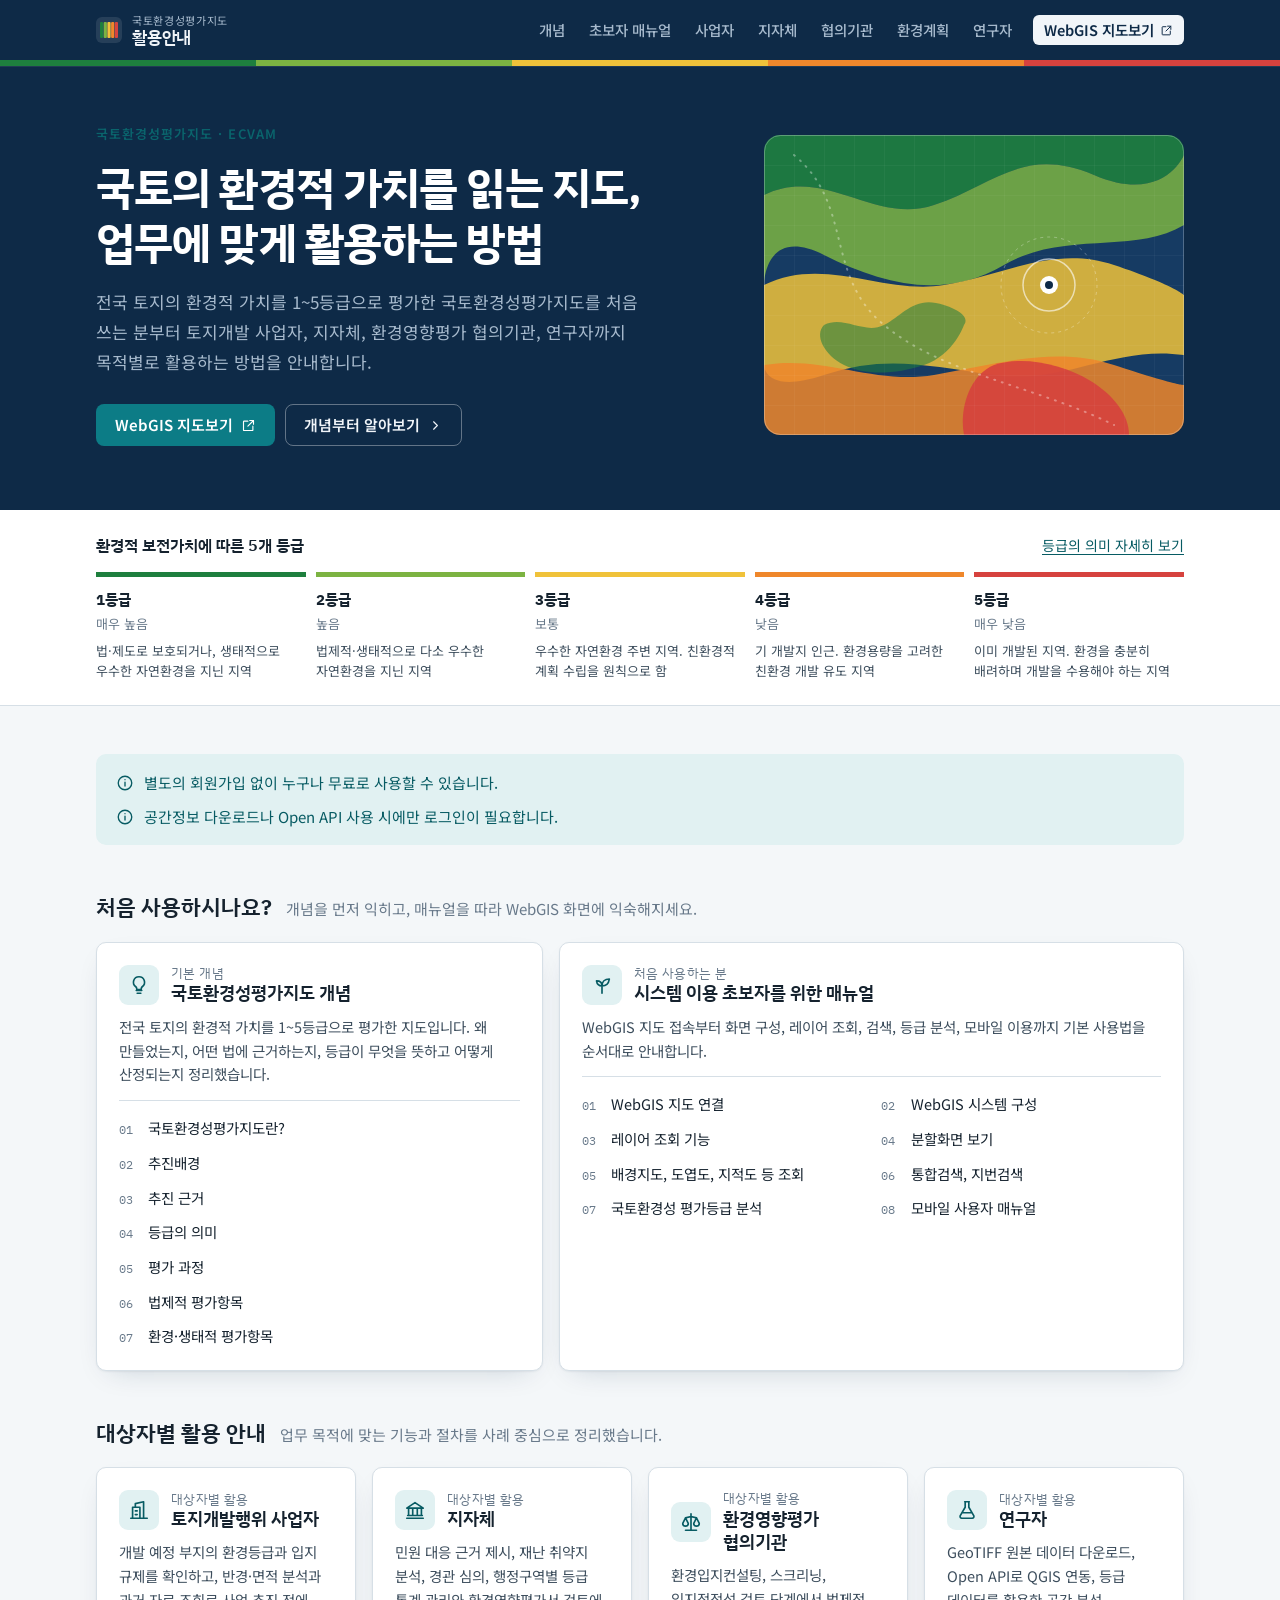
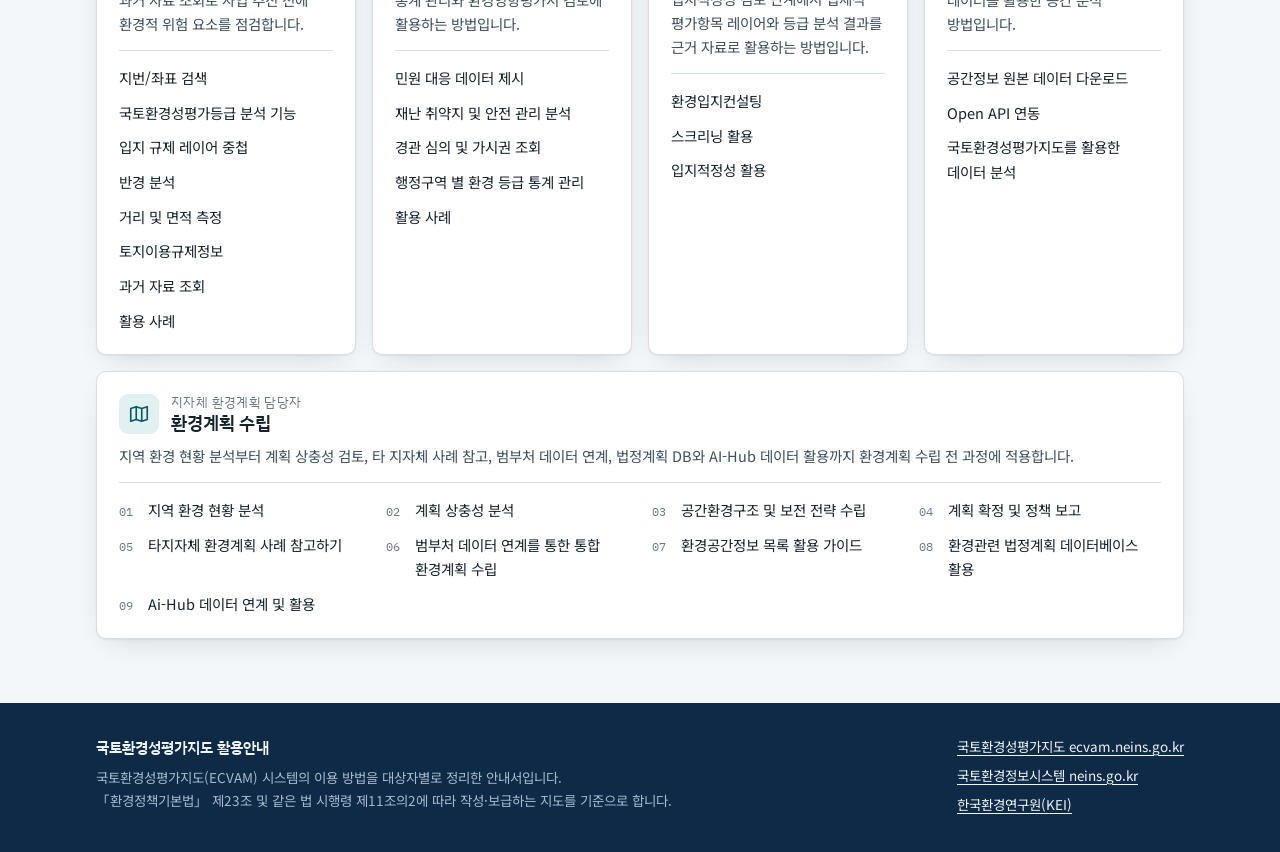
<file: index.html>
<!doctype html>
<html lang="ko">
<head>
<meta charset="utf-8">
<meta name="viewport" content="width=device-width, initial-scale=1, viewport-fit=cover">
<title>국토환경성평가지도 활용안내</title>
<meta name="description" content="국토환경성평가지도(ECVAM)의 개념과 WebGIS 이용 방법을 처음 사용자, 토지개발 사업자, 지자체, 환경영향평가 협의기관, 연구자별로 안내합니다.">
<meta name="color-scheme" content="light dark">
<link rel="icon" href="assets/favicon.svg" type="image/svg+xml">
<link rel="preconnect" href="https://fonts.googleapis.com">
<link rel="preconnect" href="https://fonts.gstatic.com" crossorigin>
<link rel="stylesheet" href="https://fonts.googleapis.com/css2?family=IBM+Plex+Sans+KR:wght@500;600;700&family=Noto+Sans+KR:wght@400;500;700&family=IBM+Plex+Mono:wght@400;500&display=swap">
<link rel="stylesheet" href="assets/style.css">
</head>
<body>
<a class="skip" href="#main">본문으로 건너뛰기</a>
<header class="masthead">
  <div class="wrap">
    <a class="brand" href="index.html"><svg class="mark" viewBox="0 0 26 26" aria-hidden="true"><rect width="26" height="26" rx="6" fill="#fff" fill-opacity=".1"/><rect x="4" y="5" width="3.2" height="16" rx="1" fill="var(--g1)"/><rect x="7.7" y="5" width="3.2" height="16" rx="1" fill="var(--g2)"/><rect x="11.4" y="5" width="3.2" height="16" rx="1" fill="var(--g3)"/><rect x="15.1" y="5" width="3.2" height="16" rx="1" fill="var(--g4)"/><rect x="18.8" y="5" width="3.2" height="16" rx="1" fill="var(--g5)"/></svg><span><small>국토환경성평가지도</small>활용안내</span></a>
    <button class="nav-toggle" type="button" aria-expanded="false" aria-controls="nav"><svg class="" viewBox="0 0 24 24" fill="none" stroke="currentColor" stroke-width="1.8" stroke-linecap="round" stroke-linejoin="round" aria-hidden="true"><path d="M4 7h16M4 12h16M4 17h16"/></svg> 메뉴</button>
    <nav class="nav" id="nav" aria-label="주요 메뉴">
<a href="concept.html">개념</a><a href="guide.html">초보자 매뉴얼</a><a href="developer.html">사업자</a><a href="local-gov.html">지자체</a><a href="eia.html">협의기관</a><a href="planning.html">환경계획</a><a href="researcher.html">연구자</a>      <a class="ext" href="https://ecvam.neins.go.kr" target="_blank" rel="noopener">WebGIS 지도보기 <svg class="" viewBox="0 0 24 24" fill="none" stroke="currentColor" stroke-width="1.8" stroke-linecap="round" stroke-linejoin="round" aria-hidden="true"><path d="M14 4h6v6M20 4l-9 9M19 13v6a1 1 0 0 1-1 1H5a1 1 0 0 1-1-1V6a1 1 0 0 1 1-1h6"/></svg></a>
    </nav>
  </div>
  <div class="grade-band" aria-hidden="true"><i></i><i></i><i></i><i></i><i></i></div>
</header>
<main id="main">
  <section class="hero">
    <div class="wrap">
      <div>
        <p class="eyebrow">국토환경성평가지도 · ECVAM</p>
        <h1>국토의 환경적 가치를 읽는 지도,<br>업무에 맞게 활용하는 방법</h1>
        <p class="lead">전국 토지의 환경적 가치를 1~5등급으로 평가한 국토환경성평가지도를 처음 쓰는 분부터 토지개발 사업자, 지자체, 환경영향평가 협의기관, 연구자까지 목적별로 활용하는 방법을 안내합니다.</p>
        <div class="cta">
          <a class="btn btn-primary" href="https://ecvam.neins.go.kr" target="_blank" rel="noopener">WebGIS 지도보기 <svg class="" viewBox="0 0 24 24" fill="none" stroke="currentColor" stroke-width="1.8" stroke-linecap="round" stroke-linejoin="round" aria-hidden="true"><path d="M14 4h6v6M20 4l-9 9M19 13v6a1 1 0 0 1-1 1H5a1 1 0 0 1-1-1V6a1 1 0 0 1 1-1h6"/></svg></a>
          <a class="btn btn-ghost" href="concept.html">개념부터 알아보기 <svg class="" viewBox="0 0 24 24" fill="none" stroke="currentColor" stroke-width="1.8" stroke-linecap="round" stroke-linejoin="round" aria-hidden="true"><path d="M9 6l6 6-6 6"/></svg></a>
        </div>
      </div>
      <div class="hero-map"><svg viewBox="0 0 420 300" aria-hidden="true">
<defs><clipPath id="tile"><rect x="0" y="0" width="420" height="300" rx="16"/></clipPath>
<pattern id="grid" width="30" height="30" patternUnits="userSpaceOnUse"><path d="M30 0H0V30" fill="none" stroke="#fff" stroke-opacity=".07"/></pattern></defs>
<g clip-path="url(#tile)">
<rect width="420" height="300" fill="var(--navy-2)"/>
<path d="M0 60C60 30 110 90 170 70S260 10 330 40 420 20 420 20V0H0z" fill="var(--g1)" opacity=".9"/>
<path d="M0 60C60 30 110 90 170 70S260 10 330 40 420 20 420 20v70C370 120 300 95 240 130S120 150 60 120 0 150 0 150z" fill="var(--g2)" opacity=".85"/>
<path d="M0 150c60-30 120 10 180 0s110-40 170-20 70 30 70 30v60c-70-10-120 30-190 20S120 220 60 240 0 230 0 230z" fill="var(--g3)" opacity=".85"/>
<path d="M0 230c60-10 110 20 170 10s120-30 180-10 70 20 70 20v50H0z" fill="var(--g4)" opacity=".85"/>
<path d="M230 230c30-10 70 0 95 15s40 35 40 55H200c-5-25 5-60 30-70z" fill="var(--g5)" opacity=".9"/>
<path d="M60 190c20-10 40 10 60 0s30-30 60-20 20 20 20 20-10 30-40 40-60 10-80 0-30-30-20-40z" fill="var(--g1)" opacity=".55"/>
<path d="M30 20C90 70 60 140 120 190s150 60 230 100" fill="none" stroke="#fff" stroke-opacity=".35" stroke-width="2" stroke-dasharray="1 7" stroke-linecap="round"/>
<rect width="420" height="300" fill="url(#grid)"/>
<circle cx="285" cy="150" r="9" fill="#fff"/><circle cx="285" cy="150" r="4" fill="var(--navy)"/>
<circle cx="285" cy="150" r="26" fill="none" stroke="#fff" stroke-opacity=".6" stroke-width="1.5"/>
<circle cx="285" cy="150" r="48" fill="none" stroke="#fff" stroke-opacity=".3" stroke-width="1" stroke-dasharray="3 4"/>
</g>
<rect x=".5" y=".5" width="419" height="299" rx="16" fill="none" stroke="#fff" stroke-opacity=".25"/>
</svg></div>
    </div>
  </section>

  <section class="legend" aria-labelledby="legend-h">
    <div class="wrap">
      <div class="legend-head"><h2 id="legend-h">환경적 보전가치에 따른 5개 등급</h2><a href="concept.html#grades">등급의 의미 자세히 보기</a></div>
      <div class="legend-grid">
<div class="g g1"><b>1등급</b><em>매우 높음</em><p>법·제도로 보호되거나, 생태적으로 우수한 자연환경을 지닌 지역</p></div><div class="g g2"><b>2등급</b><em>높음</em><p>법제적·생태적으로 다소 우수한 자연환경을 지닌 지역</p></div><div class="g g3"><b>3등급</b><em>보통</em><p>우수한 자연환경 주변 지역. 친환경적 계획 수립을 원칙으로 함</p></div><div class="g g4"><b>4등급</b><em>낮음</em><p>기 개발지 인근. 환경용량을 고려한 친환경 개발 유도 지역</p></div><div class="g g5"><b>5등급</b><em>매우 낮음</em><p>이미 개발된 지역. 환경을 충분히 배려하며 개발을 수용해야 하는 지역</p></div>      </div>
    </div>
  </section>

  <section class="home-section">
    <div class="wrap">
      <div class="notice" role="note">
        <p><svg class="" viewBox="0 0 24 24" fill="none" stroke="currentColor" stroke-width="1.8" stroke-linecap="round" stroke-linejoin="round" aria-hidden="true"><circle cx="12" cy="12" r="9"/><path d="M12 11v5M12 7.5h.01"/></svg><span>별도의 회원가입 없이 누구나 무료로 사용할 수 있습니다.</span></p>
        <p><svg class="" viewBox="0 0 24 24" fill="none" stroke="currentColor" stroke-width="1.8" stroke-linecap="round" stroke-linejoin="round" aria-hidden="true"><circle cx="12" cy="12" r="9"/><path d="M12 11v5M12 7.5h.01"/></svg><span>공간정보 다운로드나 Open API 사용 시에만 로그인이 필요합니다.</span></p>
      </div>
    </div>
  </section>

  <section class="home-section" aria-labelledby="start-h">
    <div class="wrap">
      <div class="section-head"><h2 id="start-h">처음 사용하시나요?</h2><p>개념을 먼저 익히고, 매뉴얼을 따라 WebGIS 화면에 익숙해지세요.</p></div>
      <div class="cards start">
        <div class="card">
          <div class="card-head"><div class="ico"><svg class="" viewBox="0 0 24 24" fill="none" stroke="currentColor" stroke-width="1.8" stroke-linecap="round" stroke-linejoin="round" aria-hidden="true"><path d="M9 18h6M10 21h4M12 3a6 6 0 0 0-3.5 10.9c.6.5.9 1.1 1 1.8V17h5v-1.3c.1-.7.4-1.3 1-1.8A6 6 0 0 0 12 3z"/></svg></div><h3><small>기본 개념</small><a href="concept.html">국토환경성평가지도 개념</a></h3></div>
          <p>전국 토지의 환경적 가치를 1~5등급으로 평가한 지도입니다. 왜 만들었는지, 어떤 법에 근거하는지, 등급이 무엇을 뜻하고 어떻게 산정되는지 정리했습니다.</p>
          <ol><li><a href="concept.html#what"><span class="n">01</span>국토환경성평가지도란?</a></li><li><a href="concept.html#background"><span class="n">02</span>추진배경</a></li><li><a href="concept.html#legal-basis"><span class="n">03</span>추진 근거</a></li><li><a href="concept.html#grades"><span class="n">04</span>등급의 의미</a></li><li><a href="concept.html#process"><span class="n">05</span>평가 과정</a></li><li><a href="concept.html#legal-items"><span class="n">06</span>법제적 평가항목</a></li><li><a href="concept.html#eco-items"><span class="n">07</span>환경·생태적 평가항목</a></li></ol>
        </div>
        <div class="card">
          <div class="card-head"><div class="ico"><svg class="" viewBox="0 0 24 24" fill="none" stroke="currentColor" stroke-width="1.8" stroke-linecap="round" stroke-linejoin="round" aria-hidden="true"><path d="M12 21v-8M12 13c0-4.5 3-7.5 8-7.5-.8 5-3.5 7.5-8 7.5zM12 13c0-3.3-2.2-5.5-6-5.5.6 4 2.7 5.5 6 5.5z"/></svg></div><h3><small>처음 사용하는 분</small><a href="guide.html">시스템 이용 초보자를 위한 매뉴얼</a></h3></div>
          <p>WebGIS 지도 접속부터 화면 구성, 레이어 조회, 검색, 등급 분석, 모바일 이용까지 기본 사용법을 순서대로 안내합니다.</p>
          <ol><li><a href="guide.html#connect"><span class="n">01</span>WebGIS 지도 연결</a></li><li><a href="guide.html#layout"><span class="n">02</span>WebGIS 시스템 구성</a></li><li><a href="guide.html#layers"><span class="n">03</span>레이어 조회 기능</a></li><li><a href="guide.html#split-view"><span class="n">04</span>분할화면 보기</a></li><li><a href="guide.html#basemap"><span class="n">05</span>배경지도, 도엽도, 지적도 등 조회</a></li><li><a href="guide.html#search"><span class="n">06</span>통합검색, 지번검색</a></li><li><a href="guide.html#grade-analysis"><span class="n">07</span>국토환경성 평가등급 분석</a></li><li><a href="guide.html#mobile"><span class="n">08</span>모바일 사용자 매뉴얼</a></li></ol>
        </div>
      </div>
    </div>
  </section>

  <section class="home-section" aria-labelledby="aud-h">
    <div class="wrap">
      <div class="section-head"><h2 id="aud-h">대상자별 활용 안내</h2><p>업무 목적에 맞는 기능과 절차를 사례 중심으로 정리했습니다.</p></div>
      <div class="cards">
        <div class="card">
          <div class="card-head"><div class="ico"><svg class="" viewBox="0 0 24 24" fill="none" stroke="currentColor" stroke-width="1.8" stroke-linecap="round" stroke-linejoin="round" aria-hidden="true"><path d="M3 21h18M5 21V9h8v12M8 9V5l9-2v6M17 9v12M8 13h2M8 17h2"/></svg></div><h3><small>대상자별 활용</small><a href="developer.html">토지개발행위 사업자</a></h3></div>
          <p>개발 예정 부지의 환경등급과 입지 규제를 확인하고, 반경·면적 분석과 과거 자료 조회로 사업 추진 전에 환경적 위험 요소를 점검합니다.</p>
          <ul><li><a href="developer.html#search">지번/좌표 검색</a></li><li><a href="developer.html#grade-analysis">국토환경성평가등급 분석 기능</a></li><li><a href="developer.html#overlay">입지 규제 레이어 중첩</a></li><li><a href="developer.html#buffer">반경 분석</a></li><li><a href="developer.html#measure">거리 및 면적 측정</a></li><li><a href="developer.html#land-use">토지이용규제정보</a></li><li><a href="developer.html#history">과거 자료 조회</a></li><li><a href="developer.html#cases">활용 사례</a></li></ul>
        </div>
        <div class="card">
          <div class="card-head"><div class="ico"><svg class="" viewBox="0 0 24 24" fill="none" stroke="currentColor" stroke-width="1.8" stroke-linecap="round" stroke-linejoin="round" aria-hidden="true"><path d="M3 21h18M4 18h16M5 10v8M9.5 10v8M14.5 10v8M19 10v8M3 10h18L12 4z"/></svg></div><h3><small>대상자별 활용</small><a href="local-gov.html">지자체</a></h3></div>
          <p>민원 대응 근거 제시, 재난 취약지 분석, 경관 심의, 행정구역별 등급 통계 관리와 환경영향평가서 검토에 활용하는 방법입니다.</p>
          <ul><li><a href="local-gov.html#complaints">민원 대응 데이터 제시</a></li><li><a href="local-gov.html#disaster">재난 취약지 및 안전 관리 분석</a></li><li><a href="local-gov.html#viewshed">경관 심의 및 가시권 조회</a></li><li><a href="local-gov.html#statistics">행정구역 별 환경 등급 통계 관리</a></li><li><a href="local-gov.html#cases">활용 사례</a></li></ul>
        </div>
        <div class="card">
          <div class="card-head"><div class="ico"><svg class="" viewBox="0 0 24 24" fill="none" stroke="currentColor" stroke-width="1.8" stroke-linecap="round" stroke-linejoin="round" aria-hidden="true"><path d="M12 3v18M6 21h12M12 6l-6 1.5M12 6l6 1.5M3 13.5l3-6 3 6a3 3 0 0 1-6 0zM15 13.5l3-6 3 6a3 3 0 0 1-6 0z"/></svg></div><h3><small>대상자별 활용</small><a href="eia.html">환경영향평가 협의기관</a></h3></div>
          <p>환경입지컨설팅, 스크리닝, 입지적정성 검토 단계에서 법제적 평가항목 레이어와 등급 분석 결과를 근거 자료로 활용하는 방법입니다.</p>
          <ul><li><a href="eia.html#consulting">환경입지컨설팅</a></li><li><a href="eia.html#screening">스크리닝 활용</a></li><li><a href="eia.html#suitability">입지적정성 활용</a></li></ul>
        </div>
        <div class="card">
          <div class="card-head"><div class="ico"><svg class="" viewBox="0 0 24 24" fill="none" stroke="currentColor" stroke-width="1.8" stroke-linecap="round" stroke-linejoin="round" aria-hidden="true"><path d="M9.5 3h5M10 3v6l-5.5 9.5A2 2 0 0 0 6.2 21h11.6a2 2 0 0 0 1.7-2.5L14 9V3M7.5 15h9"/></svg></div><h3><small>대상자별 활용</small><a href="researcher.html">연구자</a></h3></div>
          <p>GeoTIFF 원본 데이터 다운로드, Open API로 QGIS 연동, 등급 데이터를 활용한 공간 분석 방법입니다.</p>
          <ul><li><a href="researcher.html#download">공간정보 원본 데이터 다운로드</a></li><li><a href="researcher.html#open-api">Open API 연동</a></li><li><a href="researcher.html#analysis">국토환경성평가지도를 활용한 데이터 분석</a></li></ul>
        </div>
        <div class="card wide">
          <div class="card-head"><div class="ico"><svg class="" viewBox="0 0 24 24" fill="none" stroke="currentColor" stroke-width="1.8" stroke-linecap="round" stroke-linejoin="round" aria-hidden="true"><path d="M9 4 3 6v14l6-2 6 2 6-2V4l-6 2-6-2zM9 4v14M15 6v14"/></svg></div><h3><small>지자체 환경계획 담당자</small><a href="planning.html">환경계획 수립</a></h3></div>
          <p>지역 환경 현황 분석부터 계획 상충성 검토, 타 지자체 사례 참고, 범부처 데이터 연계, 법정계획 DB와 AI-Hub 데이터 활용까지 환경계획 수립 전 과정에 적용합니다.</p>
          <ol><li><a href="planning.html#status"><span class="n">01</span>지역 환경 현황 분석</a></li><li><a href="planning.html#conflict"><span class="n">02</span>계획 상충성 분석</a></li><li><a href="planning.html#strategy"><span class="n">03</span>공간환경구조 및 보전 전략 수립</a></li><li><a href="planning.html#report"><span class="n">04</span>계획 확정 및 정책 보고</a></li><li><a href="planning.html#cases"><span class="n">05</span>타지자체 환경계획 사례 참고하기</a></li><li><a href="planning.html#data-link"><span class="n">06</span>범부처 데이터 연계를 통한 통합 환경계획 수립</a></li><li><a href="planning.html#data-catalog"><span class="n">07</span>환경공간정보 목록 활용 가이드</a></li><li><a href="planning.html#legal-plans"><span class="n">08</span>환경관련 법정계획 데이터베이스 활용</a></li><li><a href="planning.html#ai-hub"><span class="n">09</span>Ai-Hub 데이터 연계 및 활용</a></li></ol>
        </div>
      </div>
    </div>
  </section>
</main>
<footer class="footer">
  <div class="wrap">
    <div>
      <b>국토환경성평가지도 활용안내</b>
      <p>국토환경성평가지도(ECVAM) 시스템의 이용 방법을 대상자별로 정리한 안내서입니다.<br>「환경정책기본법」 제23조 및 같은 법 시행령 제11조의2에 따라 작성·보급하는 지도를 기준으로 합니다.</p>
    </div>
    <ul>
      <li><a href="https://ecvam.neins.go.kr" target="_blank" rel="noopener">국토환경성평가지도 ecvam.neins.go.kr</a></li>
      <li><a href="https://www.neins.go.kr" target="_blank" rel="noopener">국토환경정보시스템 neins.go.kr</a></li>
      <li><a href="https://www.kei.re.kr" target="_blank" rel="noopener">한국환경연구원(KEI)</a></li>
    </ul>
  </div>
</footer>
<script src="assets/site.js"></script>
</body>
</html>
</file>
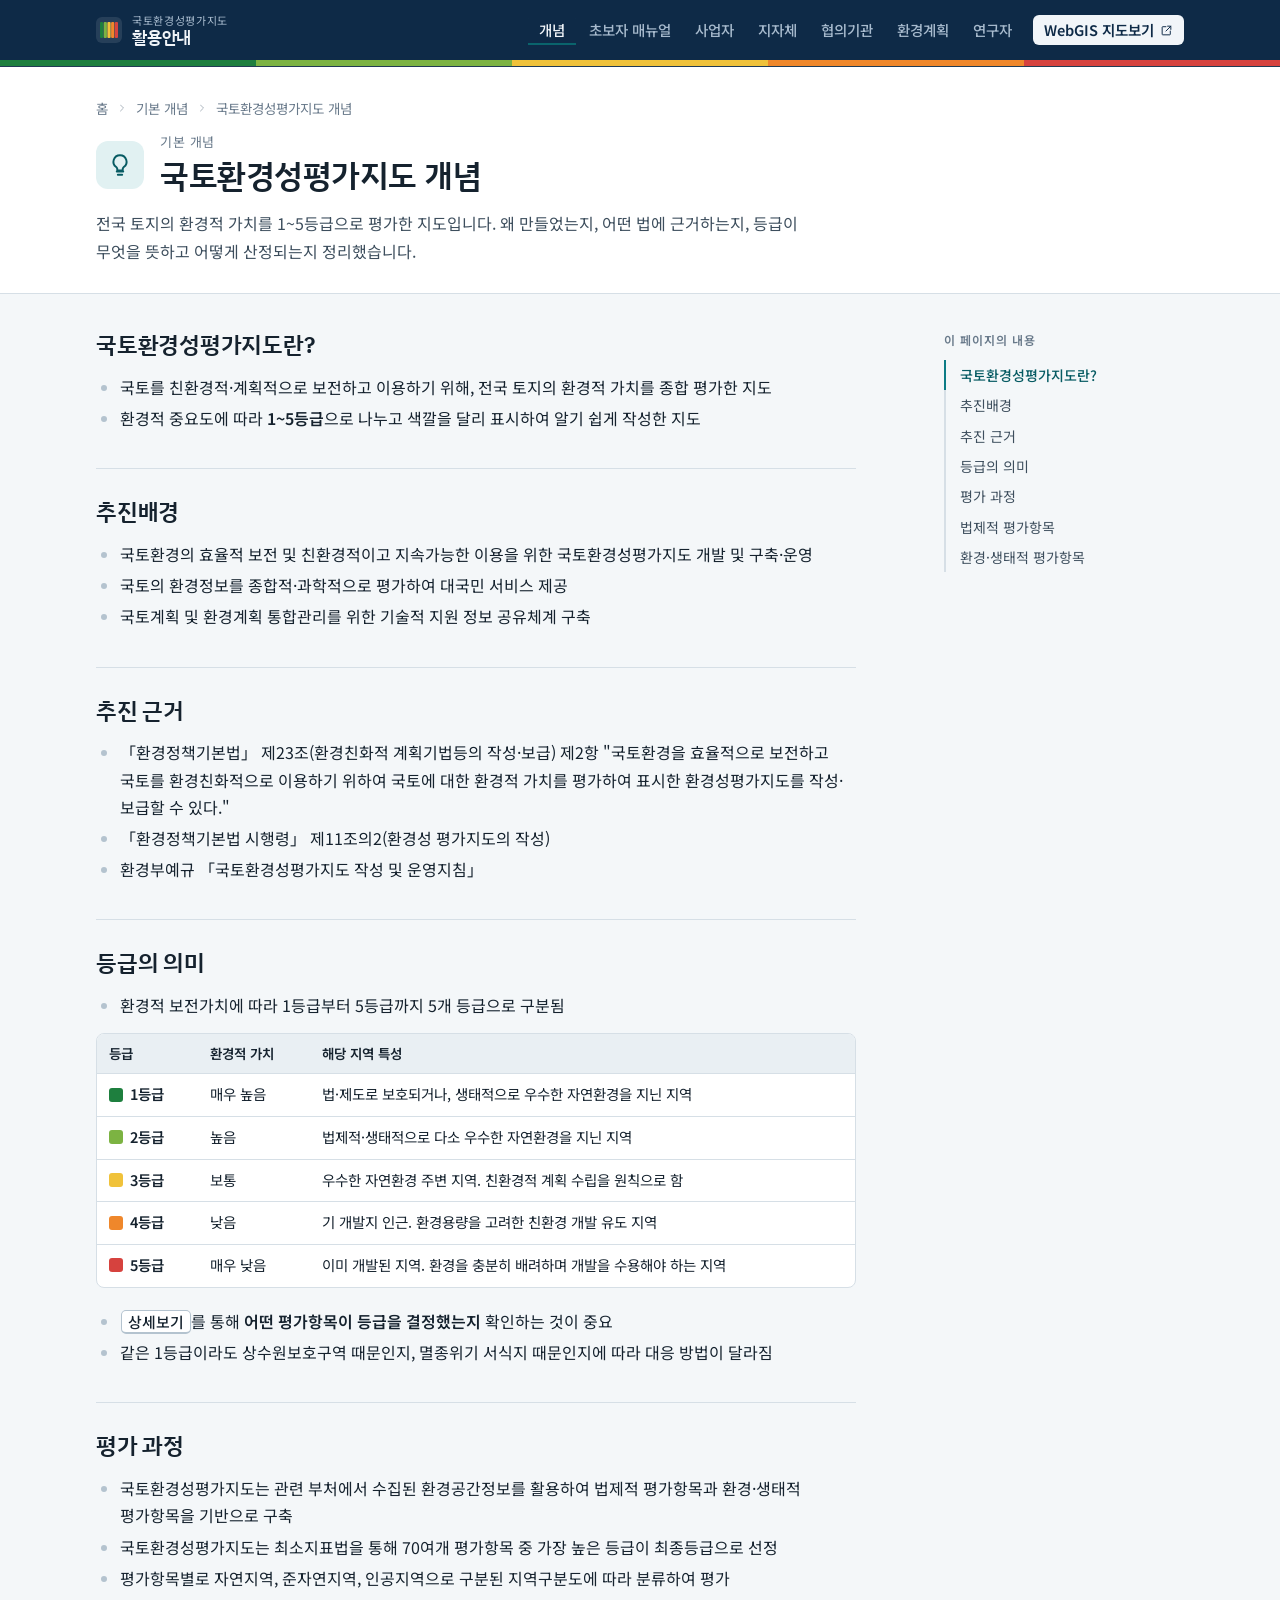
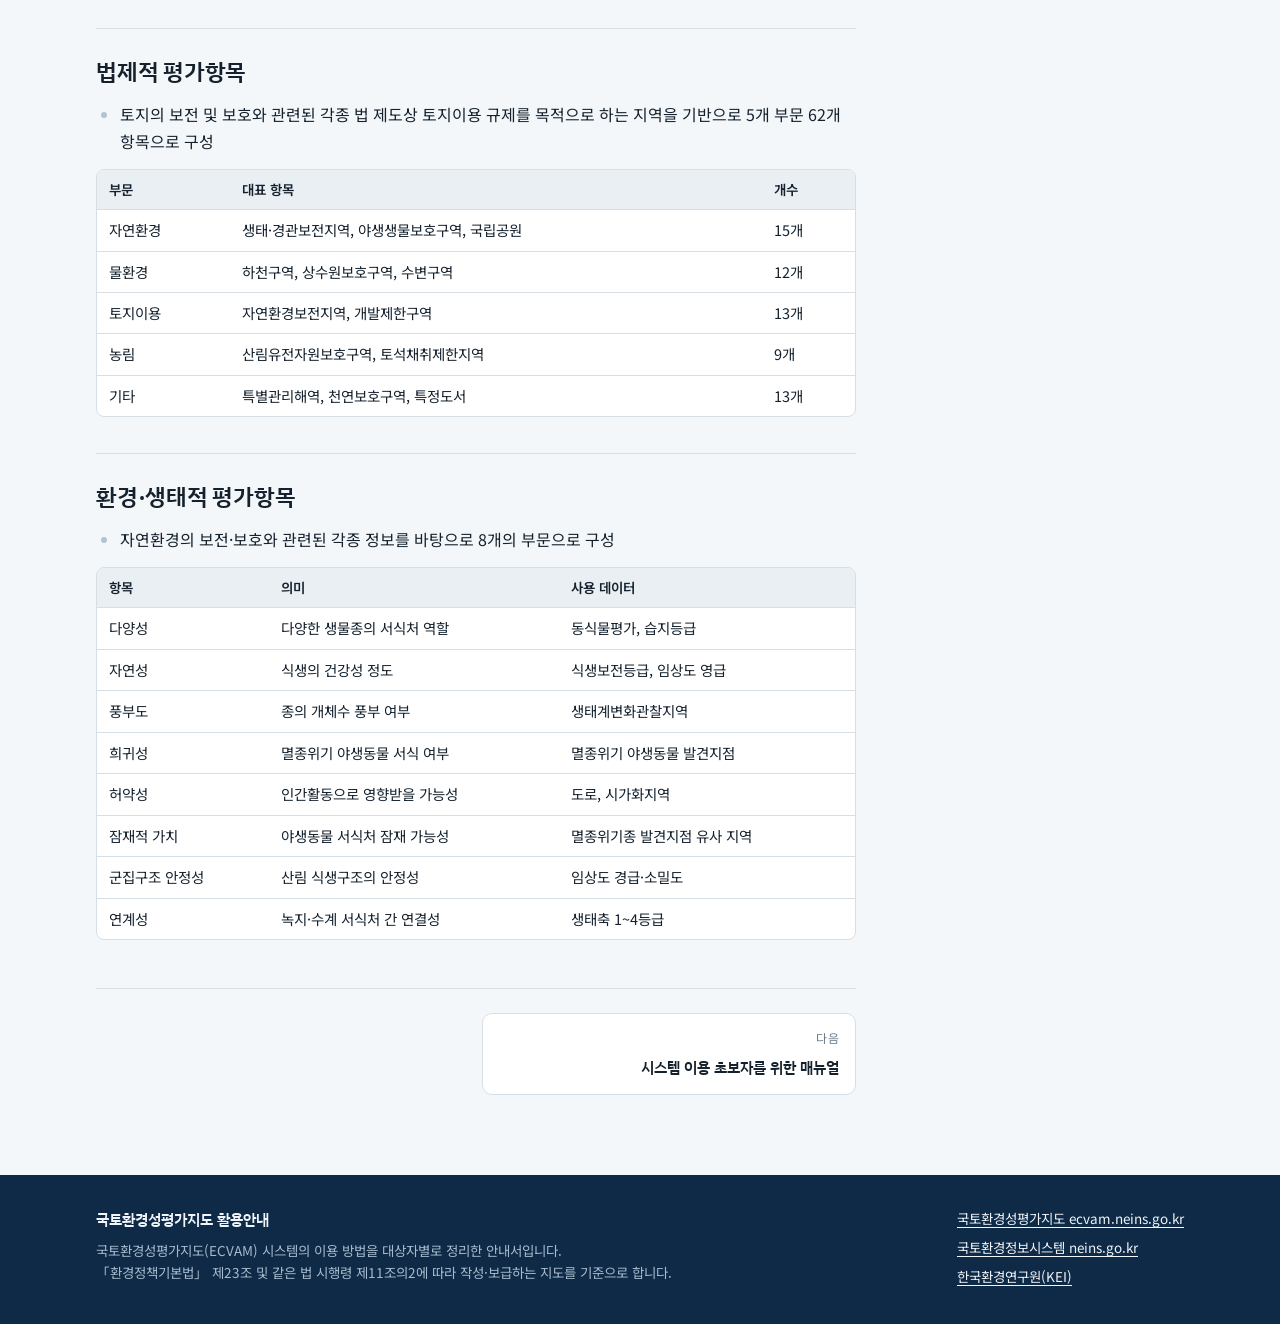
<file: concept.html>
<!doctype html>
<html lang="ko">
<head>
<meta charset="utf-8">
<meta name="viewport" content="width=device-width, initial-scale=1, viewport-fit=cover">
<title>국토환경성평가지도 개념 · 국토환경성평가지도 활용안내</title>
<meta name="description" content="전국 토지의 환경적 가치를 1~5등급으로 평가한 지도입니다. 왜 만들었는지, 어떤 법에 근거하는지, 등급이 무엇을 뜻하고 어떻게 산정되는지 정리했습니다.">
<meta name="color-scheme" content="light dark">
<link rel="icon" href="assets/favicon.svg" type="image/svg+xml">
<link rel="preconnect" href="https://fonts.googleapis.com">
<link rel="preconnect" href="https://fonts.gstatic.com" crossorigin>
<link rel="stylesheet" href="https://fonts.googleapis.com/css2?family=IBM+Plex+Sans+KR:wght@500;600;700&family=Noto+Sans+KR:wght@400;500;700&family=IBM+Plex+Mono:wght@400;500&display=swap">
<link rel="stylesheet" href="assets/style.css">
</head>
<body>
<a class="skip" href="#main">본문으로 건너뛰기</a>
<header class="masthead">
  <div class="wrap">
    <a class="brand" href="index.html"><svg class="mark" viewBox="0 0 26 26" aria-hidden="true"><rect width="26" height="26" rx="6" fill="#fff" fill-opacity=".1"/><rect x="4" y="5" width="3.2" height="16" rx="1" fill="var(--g1)"/><rect x="7.7" y="5" width="3.2" height="16" rx="1" fill="var(--g2)"/><rect x="11.4" y="5" width="3.2" height="16" rx="1" fill="var(--g3)"/><rect x="15.1" y="5" width="3.2" height="16" rx="1" fill="var(--g4)"/><rect x="18.8" y="5" width="3.2" height="16" rx="1" fill="var(--g5)"/></svg><span><small>국토환경성평가지도</small>활용안내</span></a>
    <button class="nav-toggle" type="button" aria-expanded="false" aria-controls="nav"><svg class="" viewBox="0 0 24 24" fill="none" stroke="currentColor" stroke-width="1.8" stroke-linecap="round" stroke-linejoin="round" aria-hidden="true"><path d="M4 7h16M4 12h16M4 17h16"/></svg> 메뉴</button>
    <nav class="nav" id="nav" aria-label="주요 메뉴">
<a href="concept.html" aria-current="page">개념</a><a href="guide.html">초보자 매뉴얼</a><a href="developer.html">사업자</a><a href="local-gov.html">지자체</a><a href="eia.html">협의기관</a><a href="planning.html">환경계획</a><a href="researcher.html">연구자</a>      <a class="ext" href="https://ecvam.neins.go.kr" target="_blank" rel="noopener">WebGIS 지도보기 <svg class="" viewBox="0 0 24 24" fill="none" stroke="currentColor" stroke-width="1.8" stroke-linecap="round" stroke-linejoin="round" aria-hidden="true"><path d="M14 4h6v6M20 4l-9 9M19 13v6a1 1 0 0 1-1 1H5a1 1 0 0 1-1-1V6a1 1 0 0 1 1-1h6"/></svg></a>
    </nav>
  </div>
  <div class="grade-band" aria-hidden="true"><i></i><i></i><i></i><i></i><i></i></div>
</header>
<main id="main">
  <div class="page-head">
    <div class="wrap">
      <nav class="crumbs" aria-label="현재 위치"><a href="index.html">홈</a><svg class="" viewBox="0 0 24 24" fill="none" stroke="currentColor" stroke-width="1.8" stroke-linecap="round" stroke-linejoin="round" aria-hidden="true"><path d="M9 6l6 6-6 6"/></svg><span>기본 개념</span><svg class="" viewBox="0 0 24 24" fill="none" stroke="currentColor" stroke-width="1.8" stroke-linecap="round" stroke-linejoin="round" aria-hidden="true"><path d="M9 6l6 6-6 6"/></svg><span>국토환경성평가지도 개념</span></nav>
      <div class="page-title"><div class="ico"><svg class="" viewBox="0 0 24 24" fill="none" stroke="currentColor" stroke-width="1.8" stroke-linecap="round" stroke-linejoin="round" aria-hidden="true"><path d="M9 18h6M10 21h4M12 3a6 6 0 0 0-3.5 10.9c.6.5.9 1.1 1 1.8V17h5v-1.3c.1-.7.4-1.3 1-1.8A6 6 0 0 0 12 3z"/></svg></div><h1><small>기본 개념</small>국토환경성평가지도 개념</h1></div>
      <p class="page-lead">전국 토지의 환경적 가치를 1~5등급으로 평가한 지도입니다. 왜 만들었는지, 어떤 법에 근거하는지, 등급이 무엇을 뜻하고 어떻게 산정되는지 정리했습니다.</p>
    </div>
  </div>
  <div class="wrap layout">
    <div class="content">
      <div class="single"><h2 id="what">국토환경성평가지도란?</h2>
<ul>
<li>국토를 친환경적·계획적으로 보전하고 이용하기 위해, 전국 토지의 환경적 가치를 종합 평가한 지도</li>
<li>환경적 중요도에 따라 <strong>1~5등급</strong>으로 나누고 색깔을 달리 표시하여 알기 쉽게 작성한 지도</li>
</ul>
<h2 id="background">추진배경</h2>
<ul>
<li>국토환경의 효율적 보전 및 친환경적이고 지속가능한 이용을 위한 국토환경성평가지도 개발 및 구축·운영</li>
<li>국토의 환경정보를 종합적·과학적으로 평가하여 대국민 서비스 제공</li>
<li>국토계획 및 환경계획 통합관리를 위한 기술적 지원 정보 공유체계 구축</li>
</ul>
<h2 id="legal-basis">추진 근거</h2>
<ul>
<li>「환경정책기본법」 제23조(환경친화적 계획기법등의 작성·보급) 제2항 "국토환경을 효율적으로 보전하고 국토를 환경친화적으로 이용하기 위하여 국토에 대한 환경적 가치를 평가하여 표시한 환경성평가지도를 작성·보급할 수 있다."</li>
<li>「환경정책기본법 시행령」 제11조의2(환경성 평가지도의 작성)</li>
<li>환경부예규 「국토환경성평가지도 작성 및 운영지침」</li>
</ul>
<h2 id="grades">등급의 의미</h2>
<ul>
<li>환경적 보전가치에 따라 1등급부터 5등급까지 5개 등급으로 구분됨</li>
</ul>
<div class="table-wrap"><table>
<thead>
<tr>
<th>등급</th>
<th>환경적 가치</th>
<th>해당 지역 특성</th>
</tr>
</thead>
<tbody>
<tr>
<td><span class="grade-chip g1">1등급</span></td>
<td>매우 높음</td>
<td>법·제도로 보호되거나, 생태적으로 우수한 자연환경을 지닌 지역</td>
</tr>
<tr>
<td><span class="grade-chip g2">2등급</span></td>
<td>높음</td>
<td>법제적·생태적으로 다소 우수한 자연환경을 지닌 지역</td>
</tr>
<tr>
<td><span class="grade-chip g3">3등급</span></td>
<td>보통</td>
<td>우수한 자연환경 주변 지역. 친환경적 계획 수립을 원칙으로 함</td>
</tr>
<tr>
<td><span class="grade-chip g4">4등급</span></td>
<td>낮음</td>
<td>기 개발지 인근. 환경용량을 고려한 친환경 개발 유도 지역</td>
</tr>
<tr>
<td><span class="grade-chip g5">5등급</span></td>
<td>매우 낮음</td>
<td>이미 개발된 지역. 환경을 충분히 배려하며 개발을 수용해야 하는 지역</td>
</tr>
</tbody>
</table></div>
<ul>
<li><kbd class="ui">상세보기</kbd>를 통해 <strong>어떤 평가항목이 등급을 결정했는지</strong> 확인하는 것이 중요</li>
<li>같은 1등급이라도 상수원보호구역 때문인지, 멸종위기 서식지 때문인지에 따라 대응 방법이 달라짐</li>
</ul>
<h2 id="process">평가 과정</h2>
<ul>
<li>국토환경성평가지도는 관련 부처에서 수집된 환경공간정보를 활용하여 법제적 평가항목과 환경·생태적 평가항목을 기반으로 구축</li>
<li>국토환경성평가지도는 최소지표법을 통해 70여개 평가항목 중 가장 높은 등급이 최종등급으로 선정</li>
<li>평가항목별로 자연지역, 준자연지역, 인공지역으로 구분된 지역구분도에 따라 분류하여 평가</li>
</ul>
<h2 id="legal-items">법제적 평가항목</h2>
<ul>
<li>토지의 보전 및 보호와 관련된 각종 법 제도상 토지이용 규제를 목적으로 하는 지역을 기반으로 5개 부문 62개 항목으로 구성</li>
</ul>
<div class="table-wrap"><table>
<thead>
<tr>
<th>부문</th>
<th>대표 항목</th>
<th>개수</th>
</tr>
</thead>
<tbody>
<tr>
<td>자연환경</td>
<td>생태·경관보전지역, 야생생물보호구역, 국립공원</td>
<td>15개</td>
</tr>
<tr>
<td>물환경</td>
<td>하천구역, 상수원보호구역, 수변구역</td>
<td>12개</td>
</tr>
<tr>
<td>토지이용</td>
<td>자연환경보전지역, 개발제한구역</td>
<td>13개</td>
</tr>
<tr>
<td>농림</td>
<td>산림유전자원보호구역, 토석채취제한지역</td>
<td>9개</td>
</tr>
<tr>
<td>기타</td>
<td>특별관리해역, 천연보호구역, 특정도서</td>
<td>13개</td>
</tr>
</tbody>
</table></div>
<h2 id="eco-items">환경·생태적 평가항목</h2>
<ul>
<li>자연환경의 보전·보호와 관련된 각종 정보를 바탕으로 8개의 부문으로 구성</li>
</ul>
<div class="table-wrap"><table>
<thead>
<tr>
<th>항목</th>
<th>의미</th>
<th>사용 데이터</th>
</tr>
</thead>
<tbody>
<tr>
<td>다양성</td>
<td>다양한 생물종의 서식처 역할</td>
<td>동식물평가, 습지등급</td>
</tr>
<tr>
<td>자연성</td>
<td>식생의 건강성 정도</td>
<td>식생보전등급, 임상도 영급</td>
</tr>
<tr>
<td>풍부도</td>
<td>종의 개체수 풍부 여부</td>
<td>생태계변화관찰지역</td>
</tr>
<tr>
<td>희귀성</td>
<td>멸종위기 야생동물 서식 여부</td>
<td>멸종위기 야생동물 발견지점</td>
</tr>
<tr>
<td>허약성</td>
<td>인간활동으로 영향받을 가능성</td>
<td>도로, 시가화지역</td>
</tr>
<tr>
<td>잠재적 가치</td>
<td>야생동물 서식처 잠재 가능성</td>
<td>멸종위기종 발견지점 유사 지역</td>
</tr>
<tr>
<td>군집구조 안정성</td>
<td>산림 식생구조의 안정성</td>
<td>임상도 경급·소밀도</td>
</tr>
<tr>
<td>연계성</td>
<td>녹지·수계 서식처 간 연결성</td>
<td>생태축 1~4등급</td>
</tr>
</tbody>
</table></div></div>
      <nav class="pager" aria-label="이전·다음 안내">
<a class="next" href="guide.html"><small>다음</small><b>시스템 이용 초보자를 위한 매뉴얼</b></a>      </nav>
    </div>
    <details class="toc" open>
      <summary>이 페이지의 내용</summary>
      <div class="toc-title">이 페이지의 내용</div>
      <ol>
<li><a href="#what">국토환경성평가지도란?</a></li><li><a href="#background">추진배경</a></li><li><a href="#legal-basis">추진 근거</a></li><li><a href="#grades">등급의 의미</a></li><li><a href="#process">평가 과정</a></li><li><a href="#legal-items">법제적 평가항목</a></li><li><a href="#eco-items">환경·생태적 평가항목</a></li>      </ol>
    </details>
  </div>
</main>
<footer class="footer">
  <div class="wrap">
    <div>
      <b>국토환경성평가지도 활용안내</b>
      <p>국토환경성평가지도(ECVAM) 시스템의 이용 방법을 대상자별로 정리한 안내서입니다.<br>「환경정책기본법」 제23조 및 같은 법 시행령 제11조의2에 따라 작성·보급하는 지도를 기준으로 합니다.</p>
    </div>
    <ul>
      <li><a href="https://ecvam.neins.go.kr" target="_blank" rel="noopener">국토환경성평가지도 ecvam.neins.go.kr</a></li>
      <li><a href="https://www.neins.go.kr" target="_blank" rel="noopener">국토환경정보시스템 neins.go.kr</a></li>
      <li><a href="https://www.kei.re.kr" target="_blank" rel="noopener">한국환경연구원(KEI)</a></li>
    </ul>
  </div>
</footer>
<script src="assets/site.js"></script>
</body>
</html>
</file>
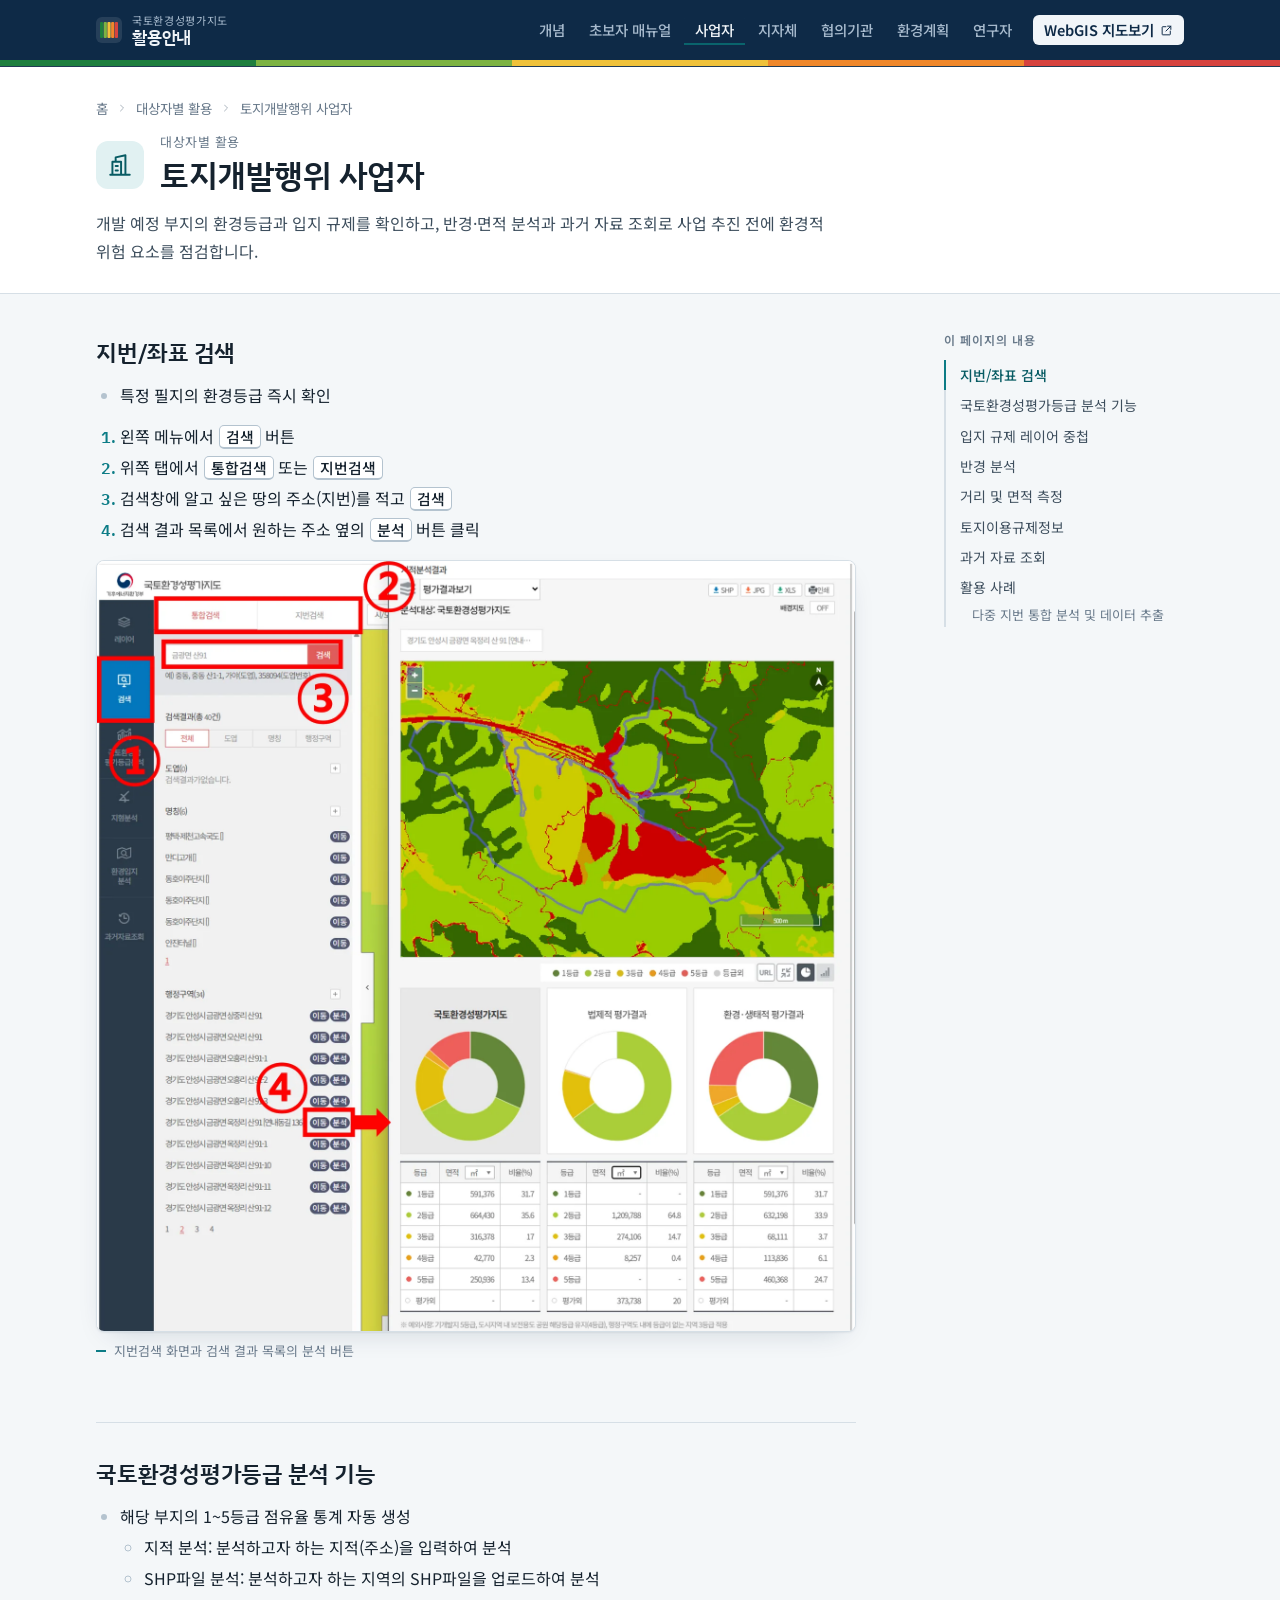
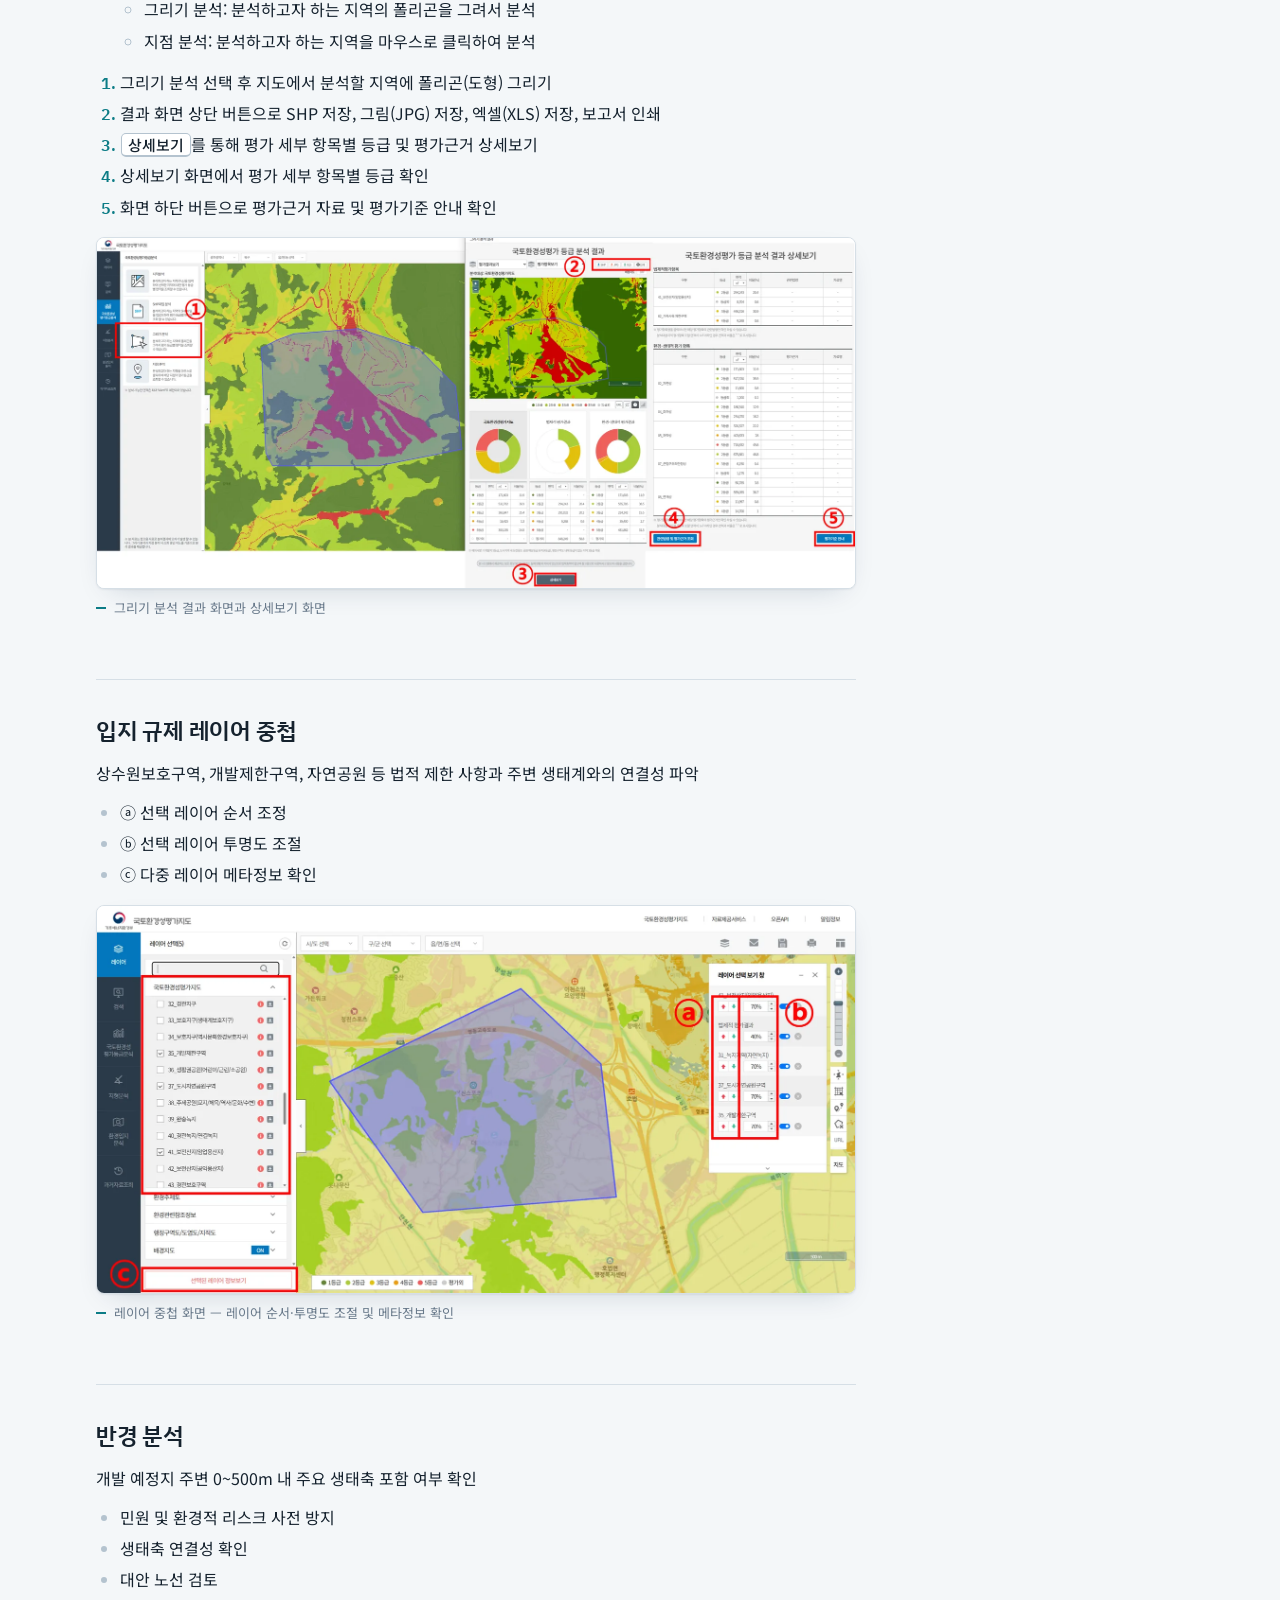
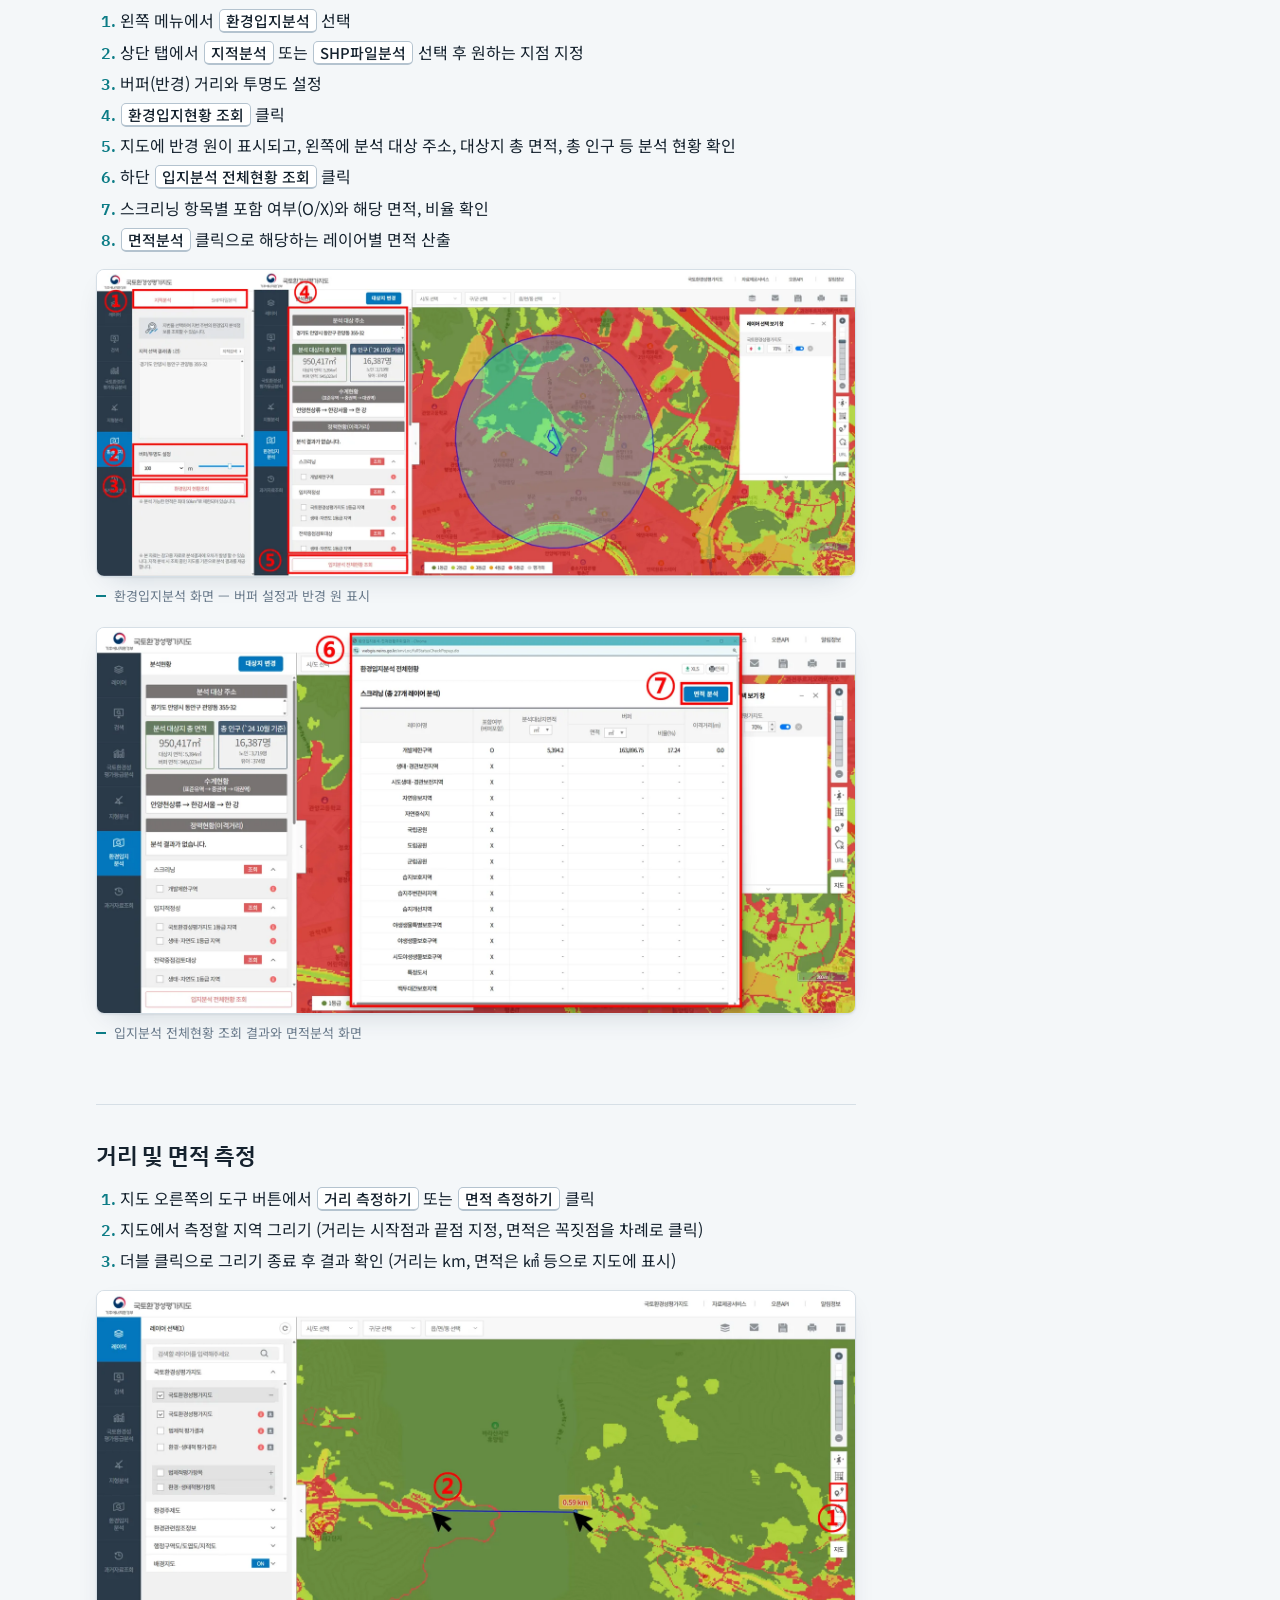
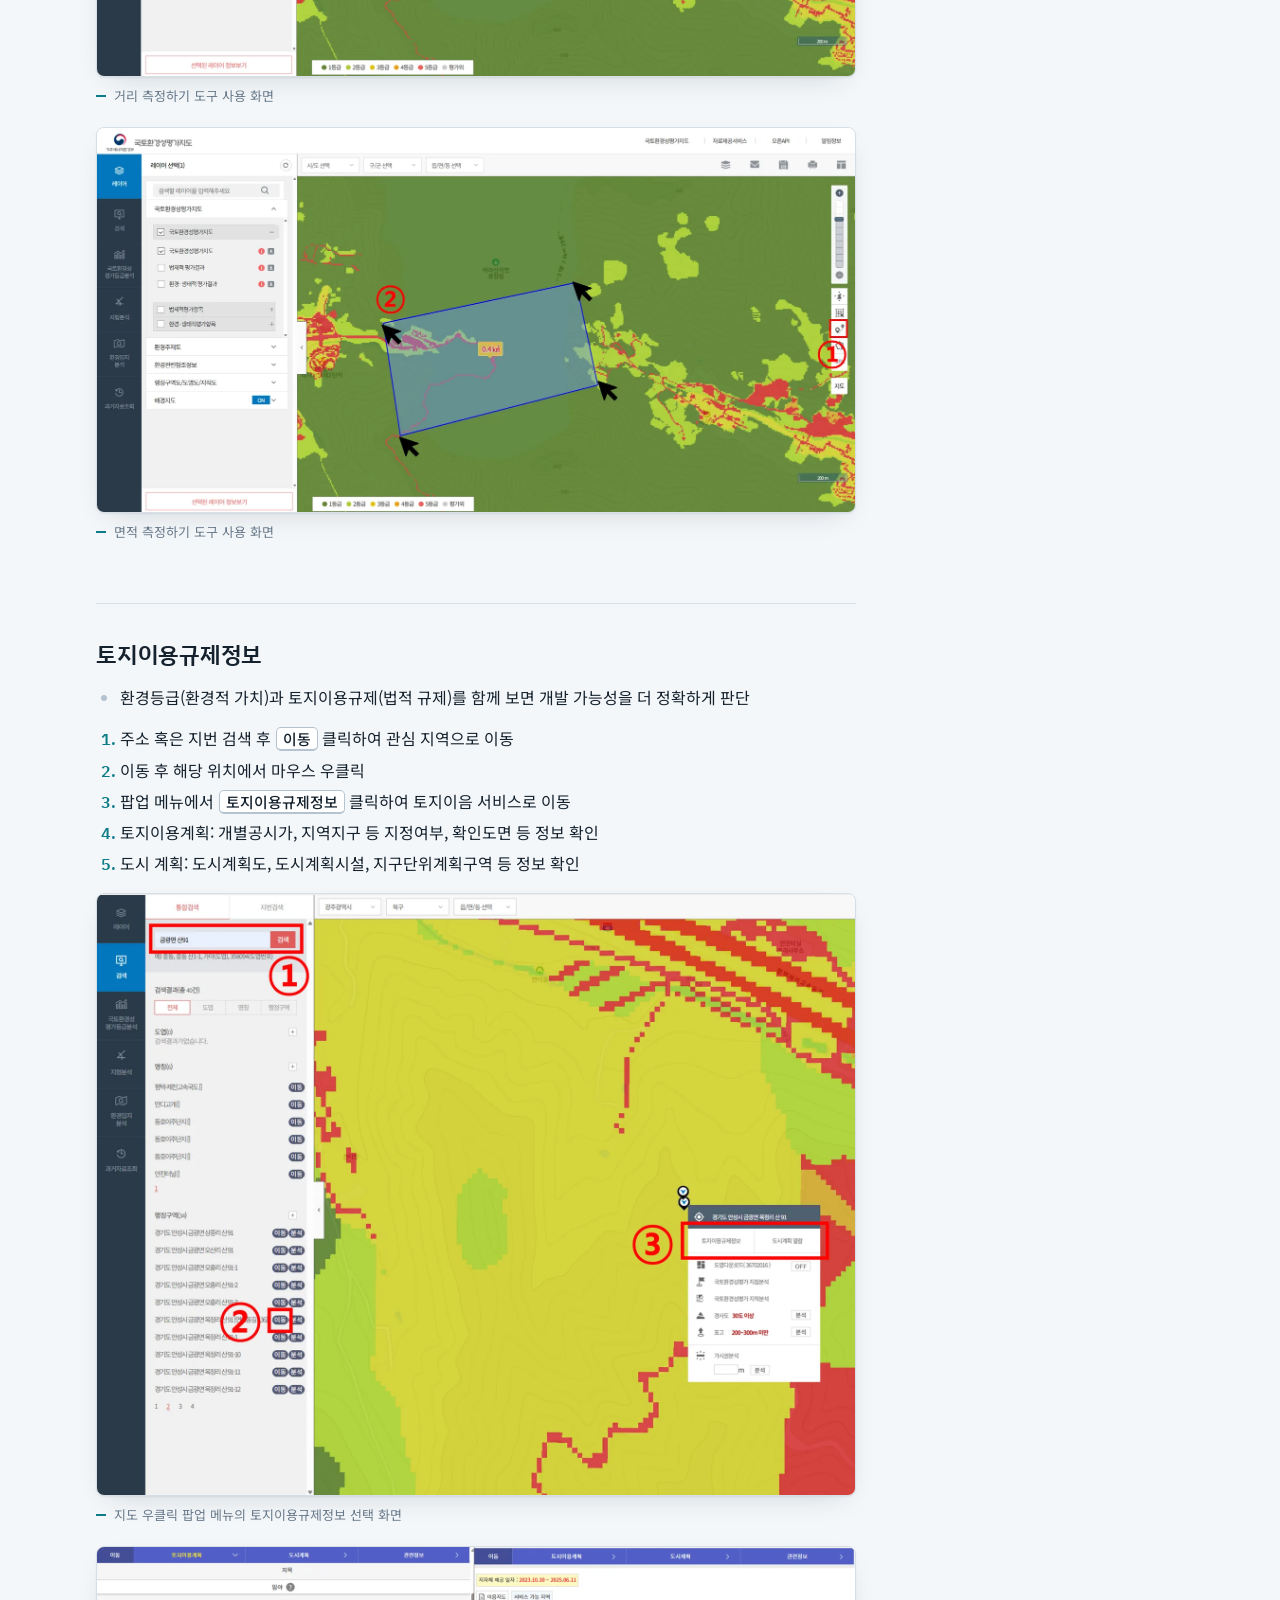
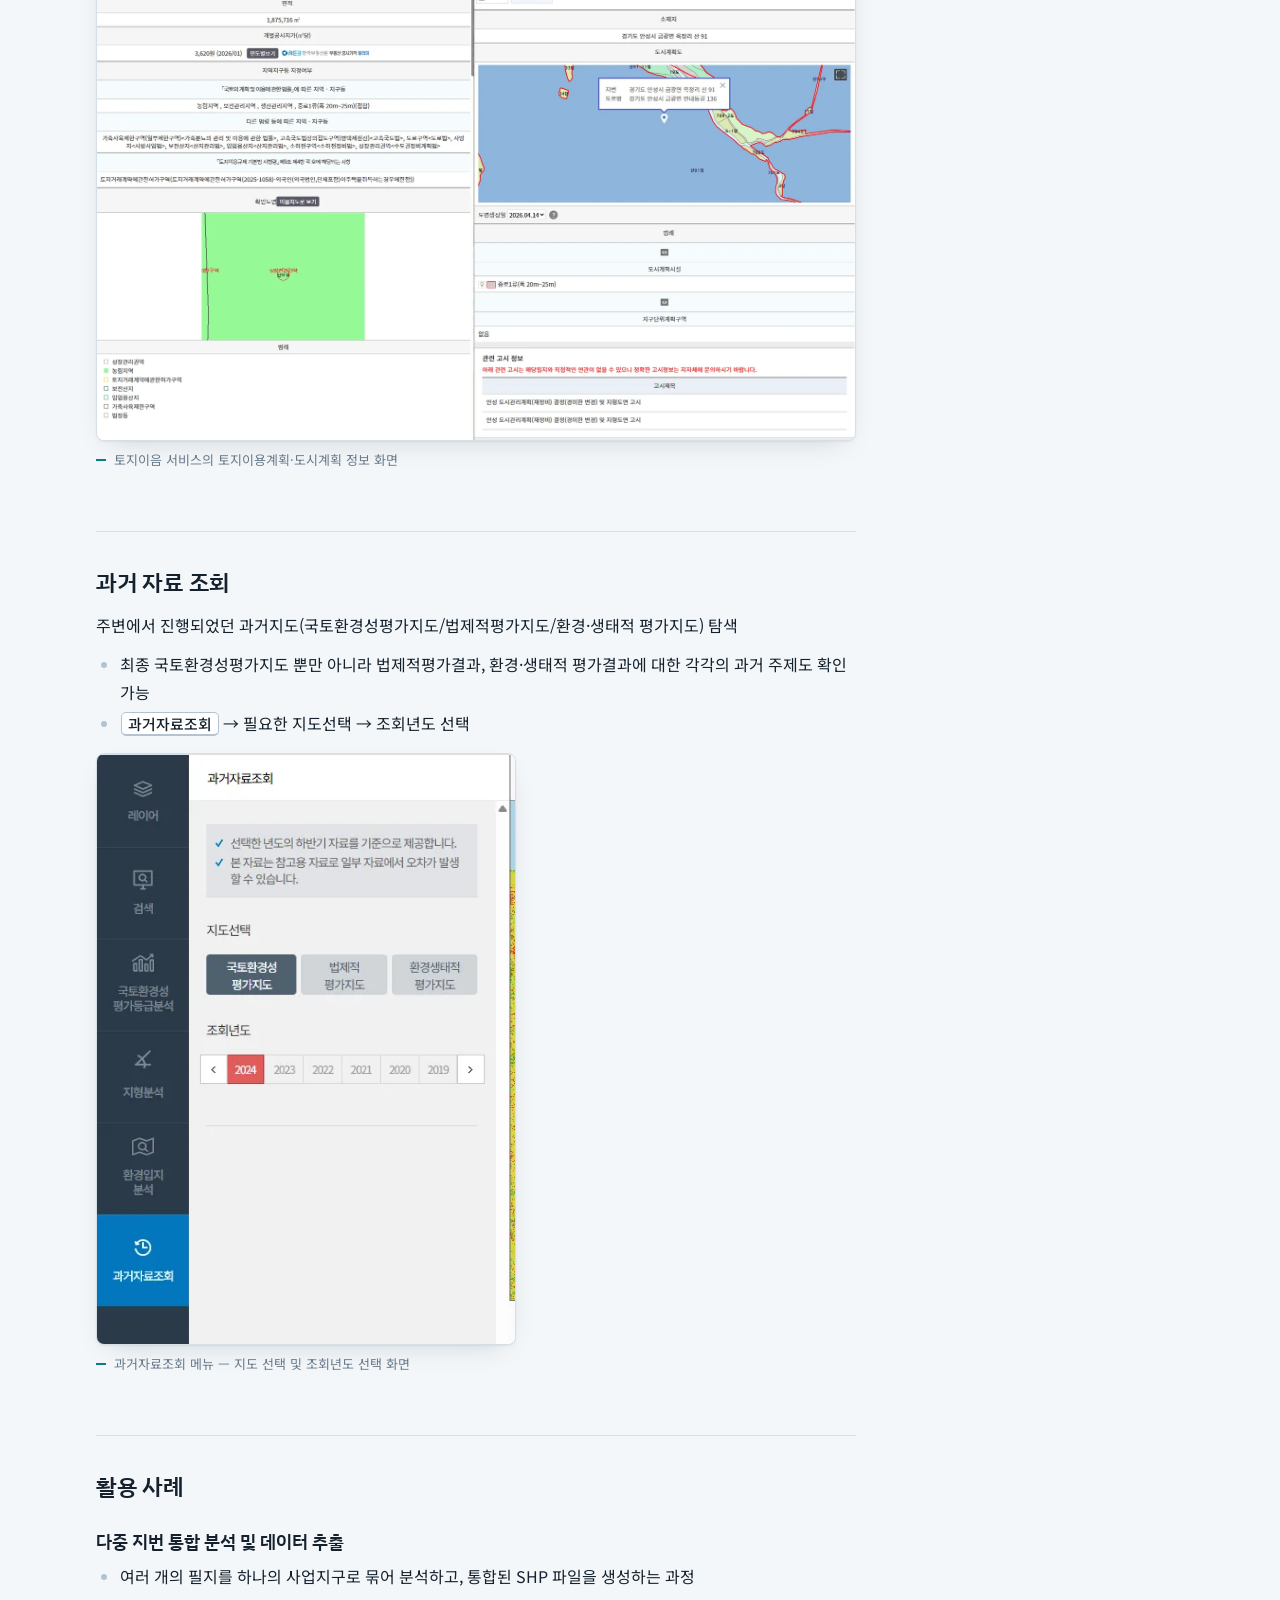
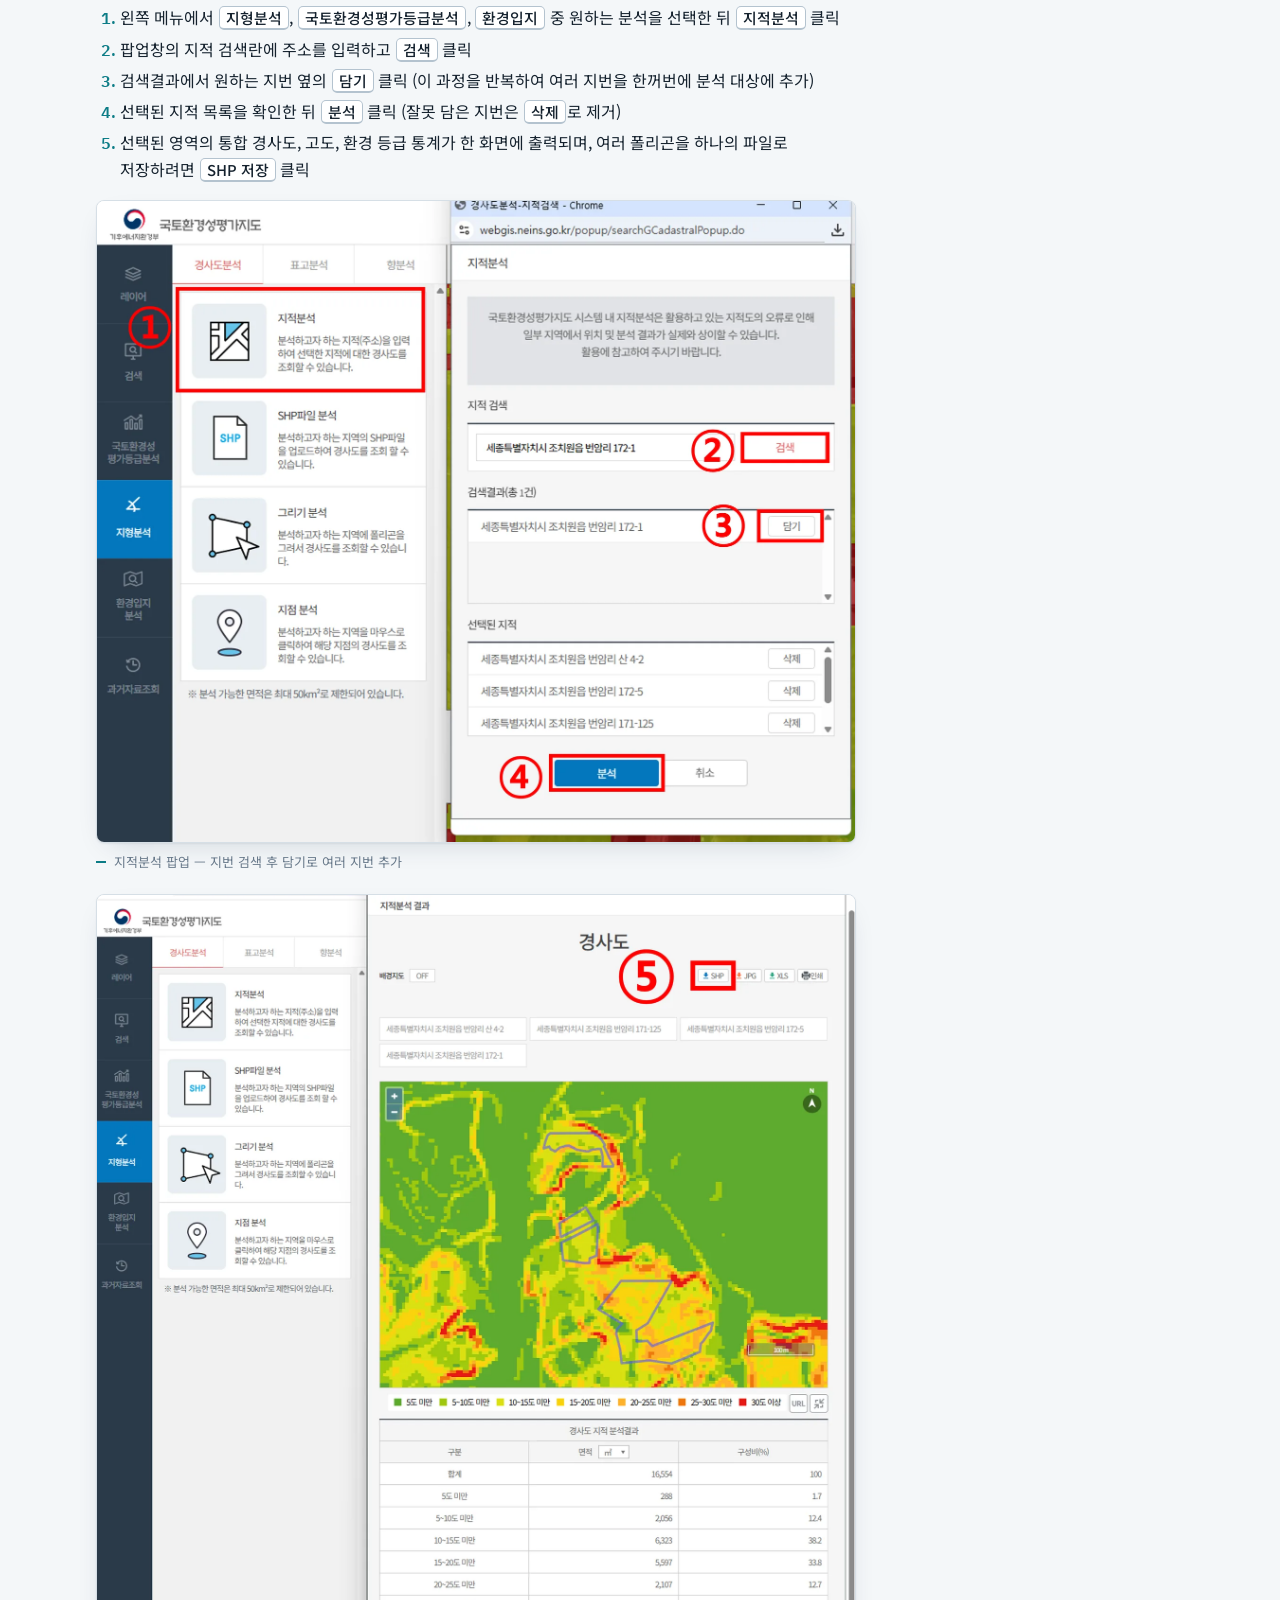
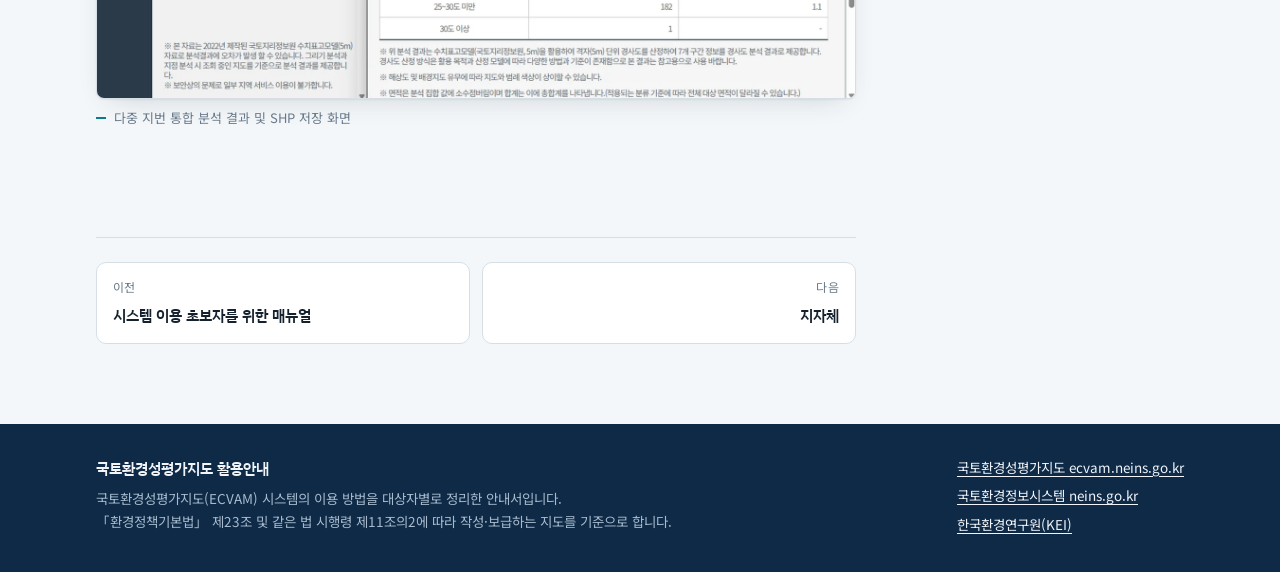
<file: developer.html>
<!doctype html>
<html lang="ko">
<head>
<meta charset="utf-8">
<meta name="viewport" content="width=device-width, initial-scale=1, viewport-fit=cover">
<title>토지개발행위 사업자 · 국토환경성평가지도 활용안내</title>
<meta name="description" content="개발 예정 부지의 환경등급과 입지 규제를 확인하고, 반경·면적 분석과 과거 자료 조회로 사업 추진 전에 환경적 위험 요소를 점검합니다.">
<meta name="color-scheme" content="light dark">
<link rel="icon" href="assets/favicon.svg" type="image/svg+xml">
<link rel="preconnect" href="https://fonts.googleapis.com">
<link rel="preconnect" href="https://fonts.gstatic.com" crossorigin>
<link rel="stylesheet" href="https://fonts.googleapis.com/css2?family=IBM+Plex+Sans+KR:wght@500;600;700&family=Noto+Sans+KR:wght@400;500;700&family=IBM+Plex+Mono:wght@400;500&display=swap">
<link rel="stylesheet" href="assets/style.css">
</head>
<body>
<a class="skip" href="#main">본문으로 건너뛰기</a>
<header class="masthead">
  <div class="wrap">
    <a class="brand" href="index.html"><svg class="mark" viewBox="0 0 26 26" aria-hidden="true"><rect width="26" height="26" rx="6" fill="#fff" fill-opacity=".1"/><rect x="4" y="5" width="3.2" height="16" rx="1" fill="var(--g1)"/><rect x="7.7" y="5" width="3.2" height="16" rx="1" fill="var(--g2)"/><rect x="11.4" y="5" width="3.2" height="16" rx="1" fill="var(--g3)"/><rect x="15.1" y="5" width="3.2" height="16" rx="1" fill="var(--g4)"/><rect x="18.8" y="5" width="3.2" height="16" rx="1" fill="var(--g5)"/></svg><span><small>국토환경성평가지도</small>활용안내</span></a>
    <button class="nav-toggle" type="button" aria-expanded="false" aria-controls="nav"><svg class="" viewBox="0 0 24 24" fill="none" stroke="currentColor" stroke-width="1.8" stroke-linecap="round" stroke-linejoin="round" aria-hidden="true"><path d="M4 7h16M4 12h16M4 17h16"/></svg> 메뉴</button>
    <nav class="nav" id="nav" aria-label="주요 메뉴">
<a href="concept.html">개념</a><a href="guide.html">초보자 매뉴얼</a><a href="developer.html" aria-current="page">사업자</a><a href="local-gov.html">지자체</a><a href="eia.html">협의기관</a><a href="planning.html">환경계획</a><a href="researcher.html">연구자</a>      <a class="ext" href="https://ecvam.neins.go.kr" target="_blank" rel="noopener">WebGIS 지도보기 <svg class="" viewBox="0 0 24 24" fill="none" stroke="currentColor" stroke-width="1.8" stroke-linecap="round" stroke-linejoin="round" aria-hidden="true"><path d="M14 4h6v6M20 4l-9 9M19 13v6a1 1 0 0 1-1 1H5a1 1 0 0 1-1-1V6a1 1 0 0 1 1-1h6"/></svg></a>
    </nav>
  </div>
  <div class="grade-band" aria-hidden="true"><i></i><i></i><i></i><i></i><i></i></div>
</header>
<main id="main">
  <div class="page-head">
    <div class="wrap">
      <nav class="crumbs" aria-label="현재 위치"><a href="index.html">홈</a><svg class="" viewBox="0 0 24 24" fill="none" stroke="currentColor" stroke-width="1.8" stroke-linecap="round" stroke-linejoin="round" aria-hidden="true"><path d="M9 6l6 6-6 6"/></svg><span>대상자별 활용</span><svg class="" viewBox="0 0 24 24" fill="none" stroke="currentColor" stroke-width="1.8" stroke-linecap="round" stroke-linejoin="round" aria-hidden="true"><path d="M9 6l6 6-6 6"/></svg><span>토지개발행위 사업자</span></nav>
      <div class="page-title"><div class="ico"><svg class="" viewBox="0 0 24 24" fill="none" stroke="currentColor" stroke-width="1.8" stroke-linecap="round" stroke-linejoin="round" aria-hidden="true"><path d="M3 21h18M5 21V9h8v12M8 9V5l9-2v6M17 9v12M8 13h2M8 17h2"/></svg></div><h1><small>대상자별 활용</small>토지개발행위 사업자</h1></div>
      <p class="page-lead">개발 예정 부지의 환경등급과 입지 규제를 확인하고, 반경·면적 분석과 과거 자료 조회로 사업 추진 전에 환경적 위험 요소를 점검합니다.</p>
    </div>
  </div>
  <div class="wrap layout">
    <div class="content">
      <div class="units"><article class="unit" id="search"><h2>지번/좌표 검색</h2><ul>
<li>특정 필지의 환경등급 즉시 확인</li>
</ul>
<ol>
<li>왼쪽 메뉴에서 <strong><kbd class="ui">검색</kbd></strong> 버튼</li>
<li>위쪽 탭에서 <strong><kbd class="ui">통합검색</kbd></strong> 또는 <strong><kbd class="ui">지번검색</kbd></strong></li>
<li>검색창에 알고 싶은 땅의 주소(지번)를 적고 <strong><kbd class="ui">검색</kbd></strong></li>
<li>검색 결과 목록에서 원하는 주소 옆의 <strong><kbd class="ui">분석</kbd></strong> 버튼 클릭</li>
</ol>
<figure class="shot figure"><a href="assets/img/developer/p01-1.webp"><img alt="지번검색 화면과 검색 결과 목록의 분석 버튼" height="1626" loading="lazy" src="assets/img/developer/p01-1.webp" width="1600"/></a><figcaption>지번검색 화면과 검색 결과 목록의 분석 버튼</figcaption></figure></article><article class="unit" id="grade-analysis"><h2>국토환경성평가등급 분석 기능</h2><ul>
<li>해당 부지의 1~5등급 점유율 통계 자동 생성<ul>
<li>지적 분석: 분석하고자 하는 지적(주소)을 입력하여 분석</li>
<li>SHP파일 분석: 분석하고자 하는 지역의 SHP파일을 업로드하여 분석</li>
<li>그리기 분석: 분석하고자 하는 지역의 폴리곤을 그려서 분석</li>
<li>지점 분석: 분석하고자 하는 지역을 마우스로 클릭하여 분석</li>
</ul>
</li>
</ul>
<ol>
<li>그리기 분석 선택 후 지도에서 분석할 지역에 폴리곤(도형) 그리기</li>
<li>결과 화면 상단 버튼으로 SHP 저장, 그림(JPG) 저장, 엑셀(XLS) 저장, 보고서 인쇄</li>
<li><kbd class="ui">상세보기</kbd>를 통해 평가 세부 항목별 등급 및 평가근거 상세보기</li>
<li>상세보기 화면에서 평가 세부 항목별 등급 확인</li>
<li>화면 하단 버튼으로 평가근거 자료 및 평가기준 안내 확인</li>
</ol>
<figure class="shot figure"><a href="assets/img/developer/p02-1.webp"><img alt="그리기 분석 결과 화면과 상세보기 화면" height="739" loading="lazy" src="assets/img/developer/p02-1.webp" width="1600"/></a><figcaption>그리기 분석 결과 화면과 상세보기 화면</figcaption></figure></article><article class="unit" id="overlay"><h2>입지 규제 레이어 중첩</h2><p>상수원보호구역, 개발제한구역, 자연공원 등 법적 제한 사항과 주변 생태계와의 연결성 파악</p>
<ul>
<li>ⓐ 선택 레이어 순서 조정</li>
<li>ⓑ 선택 레이어 투명도 조절</li>
<li>ⓒ 다중 레이어 메타정보 확인</li>
</ul>
<figure class="shot figure"><a href="assets/img/developer/p03-1.webp"><img alt="레이어 중첩 화면 — 레이어 순서·투명도 조절 및 메타정보 확인" height="817" loading="lazy" src="assets/img/developer/p03-1.webp" width="1600"/></a><figcaption>레이어 중첩 화면 — 레이어 순서·투명도 조절 및 메타정보 확인</figcaption></figure></article><article class="unit" id="buffer"><h2>반경 분석</h2><p>개발 예정지 주변 0~500m 내 주요 생태축 포함 여부 확인</p>
<ul>
<li>민원 및 환경적 리스크 사전 방지</li>
<li>생태축 연결성 확인</li>
<li>대안 노선 검토</li>
</ul>
<ol>
<li>왼쪽 메뉴에서 <kbd class="ui">환경입지분석</kbd> 선택</li>
<li>상단 탭에서 <kbd class="ui">지적분석</kbd> 또는 <kbd class="ui">SHP파일분석</kbd> 선택 후 원하는 지점 지정</li>
<li>버퍼(반경) 거리와 투명도 설정</li>
<li><kbd class="ui">환경입지현황 조회</kbd> 클릭</li>
<li>지도에 반경 원이 표시되고, 왼쪽에 분석 대상 주소, 대상지 총 면적, 총 인구 등 분석 현황 확인</li>
<li>하단 <kbd class="ui">입지분석 전체현황 조회</kbd> 클릭</li>
<li>스크리닝 항목별 포함 여부(O/X)와 해당 면적, 비율 확인</li>
<li><kbd class="ui">면적분석</kbd> 클릭으로 해당하는 레이어별 면적 산출</li>
</ol>
<figure class="shot figure"><a href="assets/img/developer/p04-1.webp"><img alt="환경입지분석 화면 — 버퍼 설정과 반경 원 표시" height="646" loading="lazy" src="assets/img/developer/p04-1.webp" width="1600"/></a><figcaption>환경입지분석 화면 — 버퍼 설정과 반경 원 표시</figcaption></figure>
<figure class="shot figure"><a href="assets/img/developer/p04-2.webp"><img alt="입지분석 전체현황 조회 결과와 면적분석 화면" height="812" loading="lazy" src="assets/img/developer/p04-2.webp" width="1600"/></a><figcaption>입지분석 전체현황 조회 결과와 면적분석 화면</figcaption></figure></article><article class="unit" id="measure"><h2>거리 및 면적 측정</h2><ol>
<li>지도 오른쪽의 도구 버튼에서 <kbd class="ui">거리 측정하기</kbd> 또는 <kbd class="ui">면적 측정하기</kbd> 클릭</li>
<li>지도에서 측정할 지역 그리기 (거리는 시작점과 끝점 지정, 면적은 꼭짓점을 차례로 클릭)</li>
<li>더블 클릭으로 그리기 종료 후 결과 확인 (거리는 km, 면적은 ㎢ 등으로 지도에 표시)</li>
</ol>
<figure class="shot figure"><a href="assets/img/developer/p05-1.webp"><img alt="거리 측정하기 도구 사용 화면" height="812" loading="lazy" src="assets/img/developer/p05-1.webp" width="1600"/></a><figcaption>거리 측정하기 도구 사용 화면</figcaption></figure>
<figure class="shot figure"><a href="assets/img/developer/p05-2.webp"><img alt="면적 측정하기 도구 사용 화면" height="811" loading="lazy" src="assets/img/developer/p05-2.webp" width="1600"/></a><figcaption>면적 측정하기 도구 사용 화면</figcaption></figure></article><article class="unit" id="land-use"><h2>토지이용규제정보</h2><ul>
<li>환경등급(환경적 가치)과 토지이용규제(법적 규제)를 함께 보면 개발 가능성을 더 정확하게 판단</li>
</ul>
<ol>
<li>주소 혹은 지번 검색 후 <kbd class="ui">이동</kbd> 클릭하여 관심 지역으로 이동</li>
<li>이동 후 해당 위치에서 마우스 우클릭</li>
<li>팝업 메뉴에서 <kbd class="ui">토지이용규제정보</kbd> 클릭하여 토지이음 서비스로 이동</li>
<li>토지이용계획: 개별공시가, 지역지구 등 지정여부, 확인도면 등 정보 확인</li>
<li>도시 계획: 도시계획도, 도시계획시설, 지구단위계획구역 등 정보 확인</li>
</ol>
<figure class="shot figure"><a href="assets/img/developer/p06-1.webp"><img alt="지도 우클릭 팝업 메뉴의 토지이용규제정보 선택 화면" height="1268" loading="lazy" src="assets/img/developer/p06-1.webp" width="1600"/></a><figcaption>지도 우클릭 팝업 메뉴의 토지이용규제정보 선택 화면</figcaption></figure>
<figure class="shot figure"><a href="assets/img/developer/p06-2.webp"><img alt="토지이음 서비스의 토지이용계획·도시계획 정보 화면" height="1041" loading="lazy" src="assets/img/developer/p06-2.webp" width="1600"/></a><figcaption>토지이음 서비스의 토지이용계획·도시계획 정보 화면</figcaption></figure></article><article class="unit" id="history"><h2>과거 자료 조회</h2><p>주변에서 진행되었던 과거지도(국토환경성평가지도/법제적평가지도/환경·생태적 평가지도) 탐색</p>
<ul>
<li>최종 국토환경성평가지도 뿐만 아니라 법제적평가결과, 환경·생태적 평가결과에 대한 각각의 과거 주제도 확인 가능</li>
<li><kbd class="ui">과거자료조회</kbd> → 필요한 지도선택 → 조회년도 선택</li>
</ul>
<figure class="shot portrait"><a href="assets/img/developer/p07-1.webp"><img alt="과거자료조회 메뉴 — 지도 선택 및 조회년도 선택 화면" height="642" loading="lazy" src="assets/img/developer/p07-1.webp" width="455"/></a><figcaption>과거자료조회 메뉴 — 지도 선택 및 조회년도 선택 화면</figcaption></figure></article><article class="unit" id="cases"><h2>활용 사례</h2><h3 id="cases-1">다중 지번 통합 분석 및 데이터 추출</h3>
<ul>
<li>여러 개의 필지를 하나의 사업지구로 묶어 분석하고, 통합된 SHP 파일을 생성하는 과정</li>
</ul>
<ol>
<li>왼쪽 메뉴에서 <kbd class="ui">지형분석</kbd>, <kbd class="ui">국토환경성평가등급분석</kbd>, <kbd class="ui">환경입지</kbd> 중 원하는 분석을 선택한 뒤 <kbd class="ui">지적분석</kbd> 클릭</li>
<li>팝업창의 지적 검색란에 주소를 입력하고 <kbd class="ui">검색</kbd> 클릭</li>
<li>검색결과에서 원하는 지번 옆의 <kbd class="ui">담기</kbd> 클릭 (이 과정을 반복하여 여러 지번을 한꺼번에 분석 대상에 추가)</li>
<li>선택된 지적 목록을 확인한 뒤 <kbd class="ui">분석</kbd> 클릭 (잘못 담은 지번은 <kbd class="ui">삭제</kbd>로 제거)</li>
<li>선택된 영역의 통합 경사도, 고도, 환경 등급 통계가 한 화면에 출력되며, 여러 폴리곤을 하나의 파일로 저장하려면 <kbd class="ui">SHP 저장</kbd> 클릭</li>
</ol>
<figure class="shot figure"><a href="assets/img/developer/p08-1.webp"><img alt="지적분석 팝업 — 지번 검색 후 담기로 여러 지번 추가" height="1355" loading="lazy" src="assets/img/developer/p08-1.webp" width="1600"/></a><figcaption>지적분석 팝업 — 지번 검색 후 담기로 여러 지번 추가</figcaption></figure>
<figure class="shot figure"><a href="assets/img/developer/p08-2.webp"><img alt="다중 지번 통합 분석 결과 및 SHP 저장 화면" height="1695" loading="lazy" src="assets/img/developer/p08-2.webp" width="1600"/></a><figcaption>다중 지번 통합 분석 결과 및 SHP 저장 화면</figcaption></figure></article></div>
      <nav class="pager" aria-label="이전·다음 안내">
<a class="prev" href="guide.html"><small>이전</small><b>시스템 이용 초보자를 위한 매뉴얼</b></a><a class="next" href="local-gov.html"><small>다음</small><b>지자체</b></a>      </nav>
    </div>
    <details class="toc" open>
      <summary>이 페이지의 내용</summary>
      <div class="toc-title">이 페이지의 내용</div>
      <ol>
<li><a href="#search">지번/좌표 검색</a></li><li><a href="#grade-analysis">국토환경성평가등급 분석 기능</a></li><li><a href="#overlay">입지 규제 레이어 중첩</a></li><li><a href="#buffer">반경 분석</a></li><li><a href="#measure">거리 및 면적 측정</a></li><li><a href="#land-use">토지이용규제정보</a></li><li><a href="#history">과거 자료 조회</a></li><li><a href="#cases">활용 사례</a><ol><li><a href="#cases-1">다중 지번 통합 분석 및 데이터 추출</a></li></ol></li>      </ol>
    </details>
  </div>
</main>
<footer class="footer">
  <div class="wrap">
    <div>
      <b>국토환경성평가지도 활용안내</b>
      <p>국토환경성평가지도(ECVAM) 시스템의 이용 방법을 대상자별로 정리한 안내서입니다.<br>「환경정책기본법」 제23조 및 같은 법 시행령 제11조의2에 따라 작성·보급하는 지도를 기준으로 합니다.</p>
    </div>
    <ul>
      <li><a href="https://ecvam.neins.go.kr" target="_blank" rel="noopener">국토환경성평가지도 ecvam.neins.go.kr</a></li>
      <li><a href="https://www.neins.go.kr" target="_blank" rel="noopener">국토환경정보시스템 neins.go.kr</a></li>
      <li><a href="https://www.kei.re.kr" target="_blank" rel="noopener">한국환경연구원(KEI)</a></li>
    </ul>
  </div>
</footer>
<script src="assets/site.js"></script>
</body>
</html>
</file>
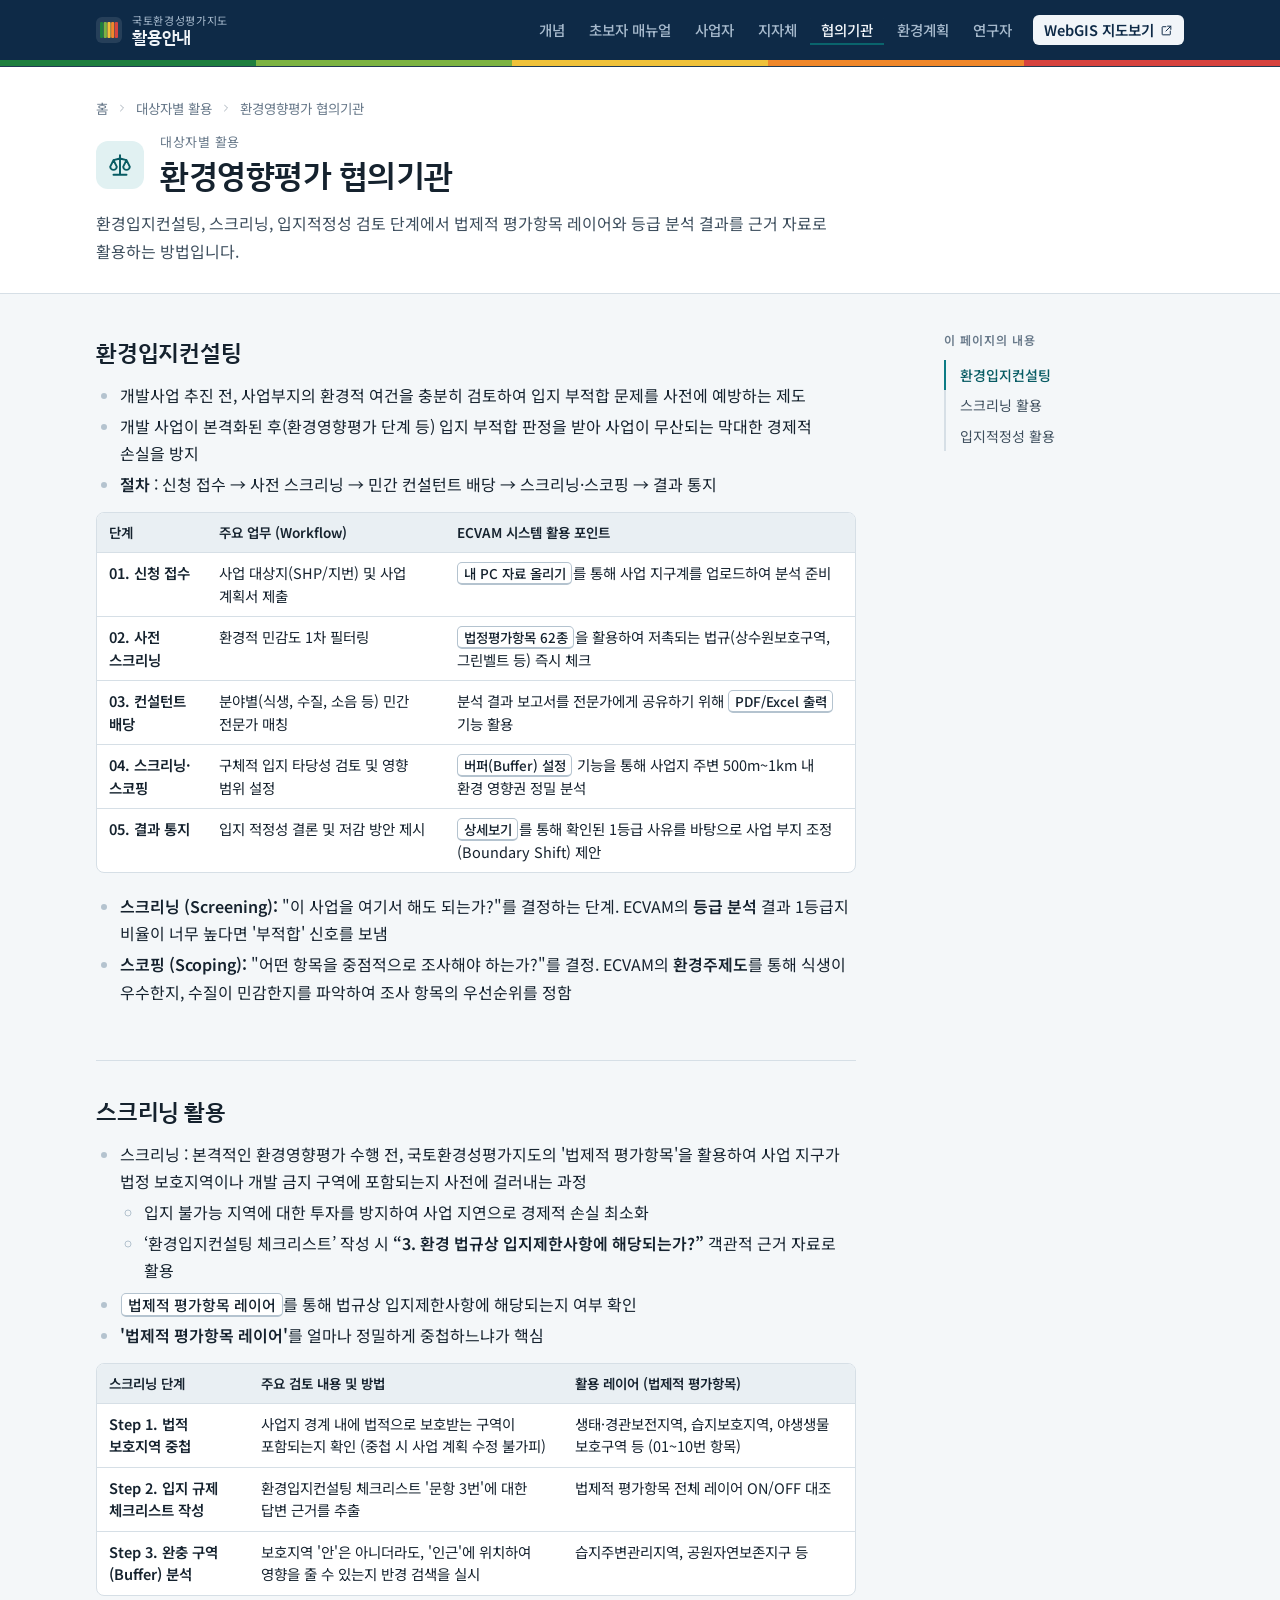
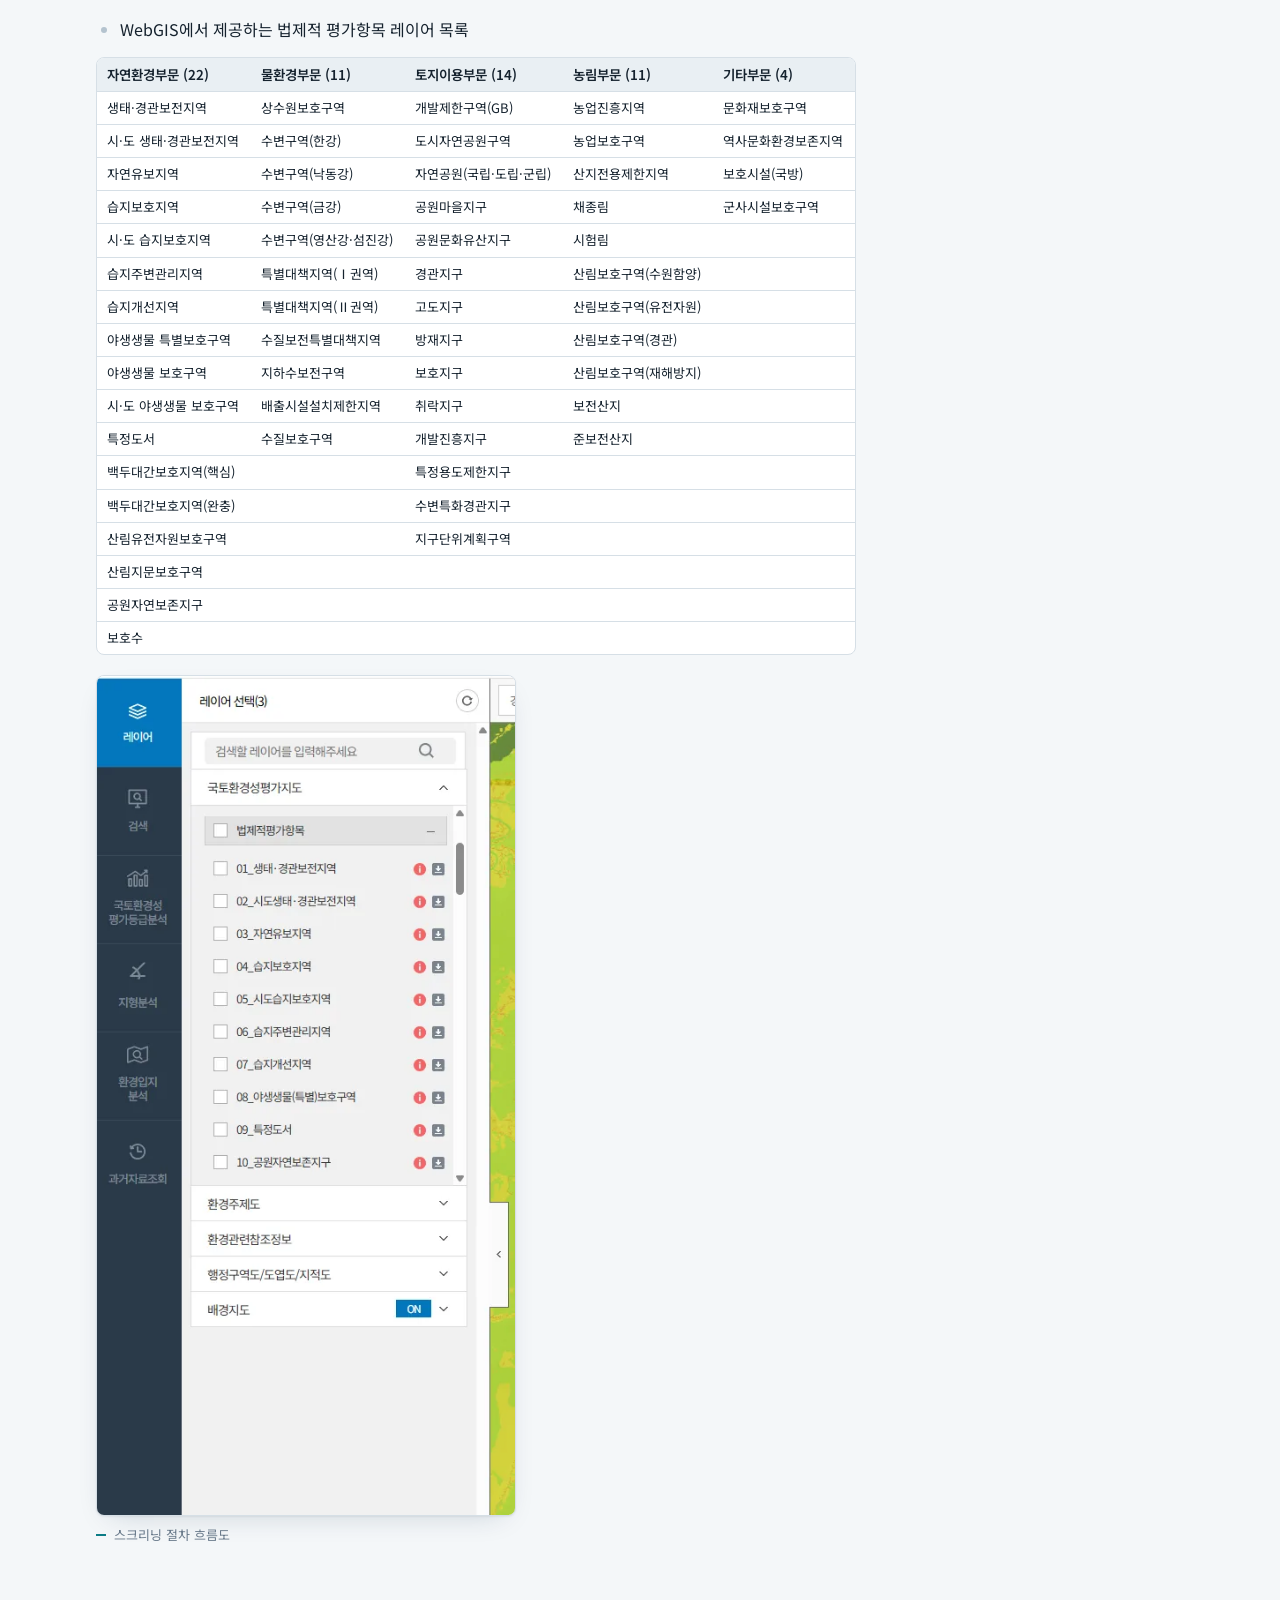
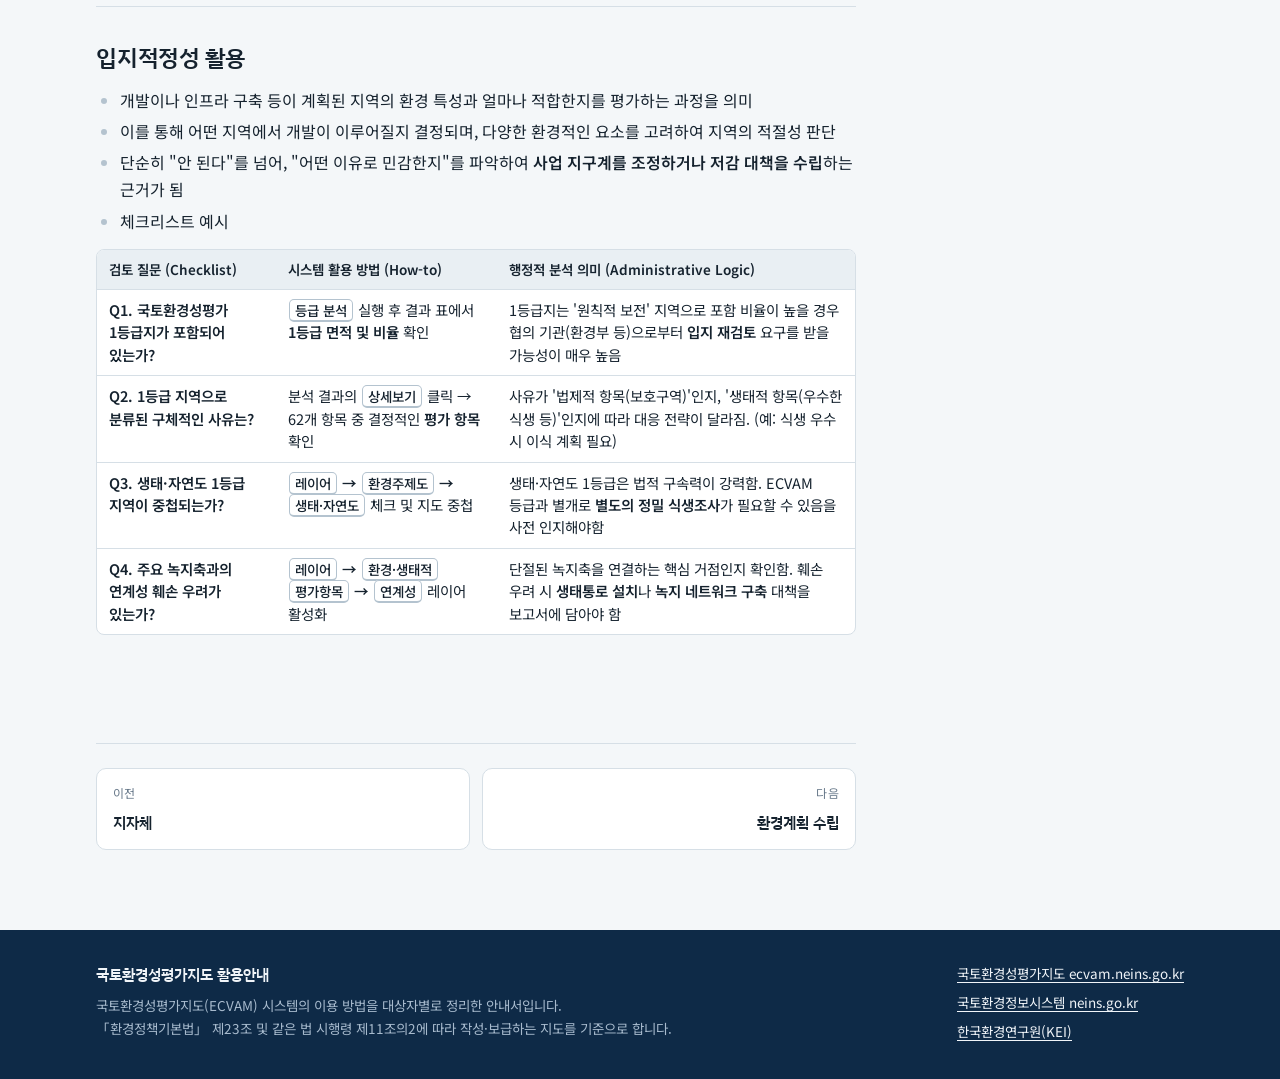
<file: eia.html>
<!doctype html>
<html lang="ko">
<head>
<meta charset="utf-8">
<meta name="viewport" content="width=device-width, initial-scale=1, viewport-fit=cover">
<title>환경영향평가 협의기관 · 국토환경성평가지도 활용안내</title>
<meta name="description" content="환경입지컨설팅, 스크리닝, 입지적정성 검토 단계에서 법제적 평가항목 레이어와 등급 분석 결과를 근거 자료로 활용하는 방법입니다.">
<meta name="color-scheme" content="light dark">
<link rel="icon" href="assets/favicon.svg" type="image/svg+xml">
<link rel="preconnect" href="https://fonts.googleapis.com">
<link rel="preconnect" href="https://fonts.gstatic.com" crossorigin>
<link rel="stylesheet" href="https://fonts.googleapis.com/css2?family=IBM+Plex+Sans+KR:wght@500;600;700&family=Noto+Sans+KR:wght@400;500;700&family=IBM+Plex+Mono:wght@400;500&display=swap">
<link rel="stylesheet" href="assets/style.css">
</head>
<body>
<a class="skip" href="#main">본문으로 건너뛰기</a>
<header class="masthead">
  <div class="wrap">
    <a class="brand" href="index.html"><svg class="mark" viewBox="0 0 26 26" aria-hidden="true"><rect width="26" height="26" rx="6" fill="#fff" fill-opacity=".1"/><rect x="4" y="5" width="3.2" height="16" rx="1" fill="var(--g1)"/><rect x="7.7" y="5" width="3.2" height="16" rx="1" fill="var(--g2)"/><rect x="11.4" y="5" width="3.2" height="16" rx="1" fill="var(--g3)"/><rect x="15.1" y="5" width="3.2" height="16" rx="1" fill="var(--g4)"/><rect x="18.8" y="5" width="3.2" height="16" rx="1" fill="var(--g5)"/></svg><span><small>국토환경성평가지도</small>활용안내</span></a>
    <button class="nav-toggle" type="button" aria-expanded="false" aria-controls="nav"><svg class="" viewBox="0 0 24 24" fill="none" stroke="currentColor" stroke-width="1.8" stroke-linecap="round" stroke-linejoin="round" aria-hidden="true"><path d="M4 7h16M4 12h16M4 17h16"/></svg> 메뉴</button>
    <nav class="nav" id="nav" aria-label="주요 메뉴">
<a href="concept.html">개념</a><a href="guide.html">초보자 매뉴얼</a><a href="developer.html">사업자</a><a href="local-gov.html">지자체</a><a href="eia.html" aria-current="page">협의기관</a><a href="planning.html">환경계획</a><a href="researcher.html">연구자</a>      <a class="ext" href="https://ecvam.neins.go.kr" target="_blank" rel="noopener">WebGIS 지도보기 <svg class="" viewBox="0 0 24 24" fill="none" stroke="currentColor" stroke-width="1.8" stroke-linecap="round" stroke-linejoin="round" aria-hidden="true"><path d="M14 4h6v6M20 4l-9 9M19 13v6a1 1 0 0 1-1 1H5a1 1 0 0 1-1-1V6a1 1 0 0 1 1-1h6"/></svg></a>
    </nav>
  </div>
  <div class="grade-band" aria-hidden="true"><i></i><i></i><i></i><i></i><i></i></div>
</header>
<main id="main">
  <div class="page-head">
    <div class="wrap">
      <nav class="crumbs" aria-label="현재 위치"><a href="index.html">홈</a><svg class="" viewBox="0 0 24 24" fill="none" stroke="currentColor" stroke-width="1.8" stroke-linecap="round" stroke-linejoin="round" aria-hidden="true"><path d="M9 6l6 6-6 6"/></svg><span>대상자별 활용</span><svg class="" viewBox="0 0 24 24" fill="none" stroke="currentColor" stroke-width="1.8" stroke-linecap="round" stroke-linejoin="round" aria-hidden="true"><path d="M9 6l6 6-6 6"/></svg><span>환경영향평가 협의기관</span></nav>
      <div class="page-title"><div class="ico"><svg class="" viewBox="0 0 24 24" fill="none" stroke="currentColor" stroke-width="1.8" stroke-linecap="round" stroke-linejoin="round" aria-hidden="true"><path d="M12 3v18M6 21h12M12 6l-6 1.5M12 6l6 1.5M3 13.5l3-6 3 6a3 3 0 0 1-6 0zM15 13.5l3-6 3 6a3 3 0 0 1-6 0z"/></svg></div><h1><small>대상자별 활용</small>환경영향평가 협의기관</h1></div>
      <p class="page-lead">환경입지컨설팅, 스크리닝, 입지적정성 검토 단계에서 법제적 평가항목 레이어와 등급 분석 결과를 근거 자료로 활용하는 방법입니다.</p>
    </div>
  </div>
  <div class="wrap layout">
    <div class="content">
      <div class="units"><article class="unit" id="consulting"><h2>환경입지컨설팅</h2><ul>
<li>개발사업 추진 전, 사업부지의 환경적 여건을 충분히 검토하여 입지 부적합 문제를 사전에 예방하는 제도</li>
<li>개발 사업이 본격화된 후(환경영향평가 단계 등) 입지 부적합 판정을 받아 사업이 무산되는 막대한 경제적 손실을 방지</li>
<li><strong>절차</strong> : 신청 접수 → 사전 스크리닝 → 민간 컨설턴트 배당 → 스크리닝·스코핑 → 결과 통지</li>
</ul>
<div class="table-wrap"><table>
<thead>
<tr>
<th><strong>단계</strong></th>
<th><strong>주요 업무 (Workflow)</strong></th>
<th><strong>ECVAM 시스템 활용 포인트</strong></th>
</tr>
</thead>
<tbody>
<tr>
<td><strong>01. 신청 접수</strong></td>
<td>사업 대상지(SHP/지번) 및 사업 계획서 제출</td>
<td><kbd class="ui">내 PC 자료 올리기</kbd>를 통해 사업 지구계를 업로드하여 분석 준비</td>
</tr>
<tr>
<td><strong>02. 사전 스크리닝</strong></td>
<td>환경적 민감도 1차 필터링</td>
<td><kbd class="ui">법정평가항목 62종</kbd>을 활용하여 저촉되는 법규(상수원보호구역, 그린벨트 등) 즉시 체크</td>
</tr>
<tr>
<td><strong>03. 컨설턴트 배당</strong></td>
<td>분야별(식생, 수질, 소음 등) 민간 전문가 매칭</td>
<td>분석 결과 보고서를 전문가에게 공유하기 위해 <strong><kbd class="ui">PDF/Excel 출력</kbd></strong> 기능 활용</td>
</tr>
<tr>
<td><strong>04. 스크리닝·스코핑</strong></td>
<td>구체적 입지 타당성 검토 및 영향 범위 설정</td>
<td><strong><kbd class="ui">버퍼(Buffer) 설정</kbd></strong> 기능을 통해 사업지 주변 500m~1km 내 환경 영향권 정밀 분석</td>
</tr>
<tr>
<td><strong>05. 결과 통지</strong></td>
<td>입지 적정성 결론 및 저감 방안 제시</td>
<td><kbd class="ui">상세보기</kbd>를 통해 확인된 1등급 사유를 바탕으로 사업 부지 조정(Boundary Shift) 제안</td>
</tr>
</tbody>
</table></div>
<ul>
<li><strong>스크리닝 (Screening):</strong> "이 사업을 여기서 해도 되는가?"를 결정하는 단계. ECVAM의 <strong>등급 분석</strong> 결과 1등급지 비율이 너무 높다면 '부적합' 신호를 보냄</li>
<li><strong>스코핑 (Scoping):</strong> "어떤 항목을 중점적으로 조사해야 하는가?"를 결정. ECVAM의 <strong>환경주제도</strong>를 통해 식생이 우수한지, 수질이 민감한지를 파악하여 조사 항목의 우선순위를 정함</li>
</ul></article><article class="unit" id="screening"><h2>스크리닝 활용</h2><ul>
<li>스크리닝 : 본격적인 환경영향평가 수행 전, 국토환경성평가지도의 '법제적 평가항목'을 활용하여 사업 지구가 법정 보호지역이나 개발 금지 구역에 포함되는지 사전에 걸러내는 과정<ul>
<li>입지 불가능 지역에 대한 투자를 방지하여 사업 지연으로 경제적 손실 최소화</li>
<li>‘환경입지컨설팅 체크리스트’ 작성 시 <strong>“3. 환경 법규상 입지제한사항에 해당되는가?”</strong> 객관적 근거 자료로 활용</li>
</ul>
</li>
<li><kbd class="ui">법제적 평가항목 레이어</kbd>를 통해 법규상 입지제한사항에 해당되는지 여부 확인</li>
<li><strong>'법제적 평가항목 레이어'</strong>를 얼마나 정밀하게 중첩하느냐가 핵심</li>
</ul>
<div class="table-wrap"><table>
<thead>
<tr>
<th><strong>스크리닝 단계</strong></th>
<th><strong>주요 검토 내용 및 방법</strong></th>
<th><strong>활용 레이어 (법제적 평가항목)</strong></th>
</tr>
</thead>
<tbody>
<tr>
<td><strong>Step 1. 법적 보호지역 중첩</strong></td>
<td>사업지 경계 내에 법적으로 보호받는 구역이 포함되는지 확인 (중첩 시 사업 계획 수정 불가피)</td>
<td>생태·경관보전지역, 습지보호지역, 야생생물 보호구역 등 (01~10번 항목)</td>
</tr>
<tr>
<td><strong>Step 2. 입지 규제 체크리스트 작성</strong></td>
<td>환경입지컨설팅 체크리스트 '문항 3번'에 대한 답변 근거를 추출</td>
<td>법제적 평가항목 전체 레이어 ON/OFF 대조</td>
</tr>
<tr>
<td><strong>Step 3. 완충 구역(Buffer) 분석</strong></td>
<td>보호지역 '안'은 아니더라도, '인근'에 위치하여 영향을 줄 수 있는지 반경 검색을 실시</td>
<td>습지주변관리지역, 공원자연보존지구 등</td>
</tr>
</tbody>
</table></div>
<ul>
<li>WebGIS에서 제공하는 법제적 평가항목 레이어 목록</li>
</ul>
<div class="table-wrap dense"><table>
<thead>
<tr>
<th><strong>자연환경부문 (22)</strong></th>
<th><strong>물환경부문 (11)</strong></th>
<th><strong>토지이용부문 (14)</strong></th>
<th><strong>농림부문 (11)</strong></th>
<th><strong>기타부문 (4)</strong></th>
</tr>
</thead>
<tbody>
<tr>
<td>생태·경관보전지역</td>
<td>상수원보호구역</td>
<td>개발제한구역(GB)</td>
<td>농업진흥지역</td>
<td>문화재보호구역</td>
</tr>
<tr>
<td>시·도 생태·경관보전지역</td>
<td>수변구역(한강)</td>
<td>도시자연공원구역</td>
<td>농업보호구역</td>
<td>역사문화환경보존지역</td>
</tr>
<tr>
<td>자연유보지역</td>
<td>수변구역(낙동강)</td>
<td>자연공원(국립·도립·군립)</td>
<td>산지전용제한지역</td>
<td>보호시설(국방)</td>
</tr>
<tr>
<td>습지보호지역</td>
<td>수변구역(금강)</td>
<td>공원마을지구</td>
<td>채종림</td>
<td>군사시설보호구역</td>
</tr>
<tr>
<td>시·도 습지보호지역</td>
<td>수변구역(영산강·섬진강)</td>
<td>공원문화유산지구</td>
<td>시험림</td>
<td></td>
</tr>
<tr>
<td>습지주변관리지역</td>
<td>특별대책지역(Ⅰ권역)</td>
<td>경관지구</td>
<td>산림보호구역(수원함양)</td>
<td></td>
</tr>
<tr>
<td>습지개선지역</td>
<td>특별대책지역(Ⅱ권역)</td>
<td>고도지구</td>
<td>산림보호구역(유전자원)</td>
<td></td>
</tr>
<tr>
<td>야생생물 특별보호구역</td>
<td>수질보전특별대책지역</td>
<td>방재지구</td>
<td>산림보호구역(경관)</td>
<td></td>
</tr>
<tr>
<td>야생생물 보호구역</td>
<td>지하수보전구역</td>
<td>보호지구</td>
<td>산림보호구역(재해방지)</td>
<td></td>
</tr>
<tr>
<td>시·도 야생생물 보호구역</td>
<td>배출시설설치제한지역</td>
<td>취락지구</td>
<td>보전산지</td>
<td></td>
</tr>
<tr>
<td>특정도서</td>
<td>수질보호구역</td>
<td>개발진흥지구</td>
<td>준보전산지</td>
<td></td>
</tr>
<tr>
<td>백두대간보호지역(핵심)</td>
<td></td>
<td>특정용도제한지구</td>
<td></td>
<td></td>
</tr>
<tr>
<td>백두대간보호지역(완충)</td>
<td></td>
<td>수변특화경관지구</td>
<td></td>
<td></td>
</tr>
<tr>
<td>산림유전자원보호구역</td>
<td></td>
<td>지구단위계획구역</td>
<td></td>
<td></td>
</tr>
<tr>
<td>산림지문보호구역</td>
<td></td>
<td></td>
<td></td>
<td></td>
</tr>
<tr>
<td>공원자연보존지구</td>
<td></td>
<td></td>
<td></td>
<td></td>
</tr>
<tr>
<td>보호수</td>
<td></td>
<td></td>
<td></td>
<td></td>
</tr>
</tbody>
</table></div>
<figure class="shot portrait"><a href="assets/img/eia/p02-1.webp"><img alt="스크리닝 절차 흐름도" height="951" loading="lazy" src="assets/img/eia/p02-1.webp" width="474"/></a><figcaption>스크리닝 절차 흐름도</figcaption></figure></article><article class="unit" id="suitability"><h2>입지적정성 활용</h2><ul>
<li>개발이나 인프라 구축 등이 계획된 지역의 환경 특성과 얼마나 적합한지를 평가하는 과정을 의미</li>
<li>이를 통해 어떤 지역에서 개발이 이루어질지 결정되며, 다양한 환경적인 요소를 고려하여 지역의 적절성 판단</li>
<li>단순히 "안 된다"를 넘어, "어떤 이유로 민감한지"를 파악하여 <strong>사업 지구계를 조정하거나 저감 대책을 수립</strong>하는 근거가 됨</li>
<li>체크리스트 예시</li>
</ul>
<div class="table-wrap"><table>
<thead>
<tr>
<th><strong>검토 질문 (Checklist)</strong></th>
<th><strong>시스템 활용 방법 (How-to)</strong></th>
<th><strong>행정적 분석 의미 (Administrative Logic)</strong></th>
</tr>
</thead>
<tbody>
<tr>
<td><strong>Q1. 국토환경성평가 1등급지가 포함되어 있는가?</strong></td>
<td><strong><kbd class="ui">등급 분석</kbd></strong> 실행 후 결과 표에서 <strong>1등급 면적 및 비율</strong> 확인</td>
<td>1등급지는 '원칙적 보전' 지역으로 포함 비율이 높을 경우 협의 기관(환경부 등)으로부터 <strong>입지 재검토</strong> 요구를 받을 가능성이 매우 높음</td>
</tr>
<tr>
<td><strong>Q2. 1등급 지역으로 분류된 구체적인 사유는?</strong></td>
<td>분석 결과의 <strong><kbd class="ui">상세보기</kbd></strong> 클릭 → 62개 항목 중 결정적인 <strong>평가 항목</strong> 확인</td>
<td>사유가 '법제적 항목(보호구역)'인지, '생태적 항목(우수한 식생 등)'인지에 따라 대응 전략이 달라짐. (예: 식생 우수 시 이식 계획 필요)</td>
</tr>
<tr>
<td><strong>Q3. 생태·자연도 1등급 지역이 중첩되는가?</strong></td>
<td><strong><kbd class="ui">레이어</kbd> → <kbd class="ui">환경주제도</kbd> → <kbd class="ui">생태·자연도</kbd></strong> 체크 및 지도 중첩</td>
<td>생태·자연도 1등급은 법적 구속력이 강력함. ECVAM 등급과 별개로 <strong>별도의 정밀 식생조사</strong>가 필요할 수 있음을 사전 인지해야함</td>
</tr>
<tr>
<td><strong>Q4. 주요 녹지축과의 연계성 훼손 우려가 있는가?</strong></td>
<td><strong><kbd class="ui">레이어</kbd> → <kbd class="ui">환경·생태적 평가항목</kbd> → <kbd class="ui">연계성</kbd></strong> 레이어 활성화</td>
<td>단절된 녹지축을 연결하는 핵심 거점인지 확인함. 훼손 우려 시 <strong>생태통로 설치</strong>나 <strong>녹지 네트워크 구축</strong> 대책을 보고서에 담아야 함</td>
</tr>
</tbody>
</table></div></article></div>
      <nav class="pager" aria-label="이전·다음 안내">
<a class="prev" href="local-gov.html"><small>이전</small><b>지자체</b></a><a class="next" href="planning.html"><small>다음</small><b>환경계획 수립</b></a>      </nav>
    </div>
    <details class="toc" open>
      <summary>이 페이지의 내용</summary>
      <div class="toc-title">이 페이지의 내용</div>
      <ol>
<li><a href="#consulting">환경입지컨설팅</a></li><li><a href="#screening">스크리닝 활용</a></li><li><a href="#suitability">입지적정성 활용</a></li>      </ol>
    </details>
  </div>
</main>
<footer class="footer">
  <div class="wrap">
    <div>
      <b>국토환경성평가지도 활용안내</b>
      <p>국토환경성평가지도(ECVAM) 시스템의 이용 방법을 대상자별로 정리한 안내서입니다.<br>「환경정책기본법」 제23조 및 같은 법 시행령 제11조의2에 따라 작성·보급하는 지도를 기준으로 합니다.</p>
    </div>
    <ul>
      <li><a href="https://ecvam.neins.go.kr" target="_blank" rel="noopener">국토환경성평가지도 ecvam.neins.go.kr</a></li>
      <li><a href="https://www.neins.go.kr" target="_blank" rel="noopener">국토환경정보시스템 neins.go.kr</a></li>
      <li><a href="https://www.kei.re.kr" target="_blank" rel="noopener">한국환경연구원(KEI)</a></li>
    </ul>
  </div>
</footer>
<script src="assets/site.js"></script>
</body>
</html>
</file>
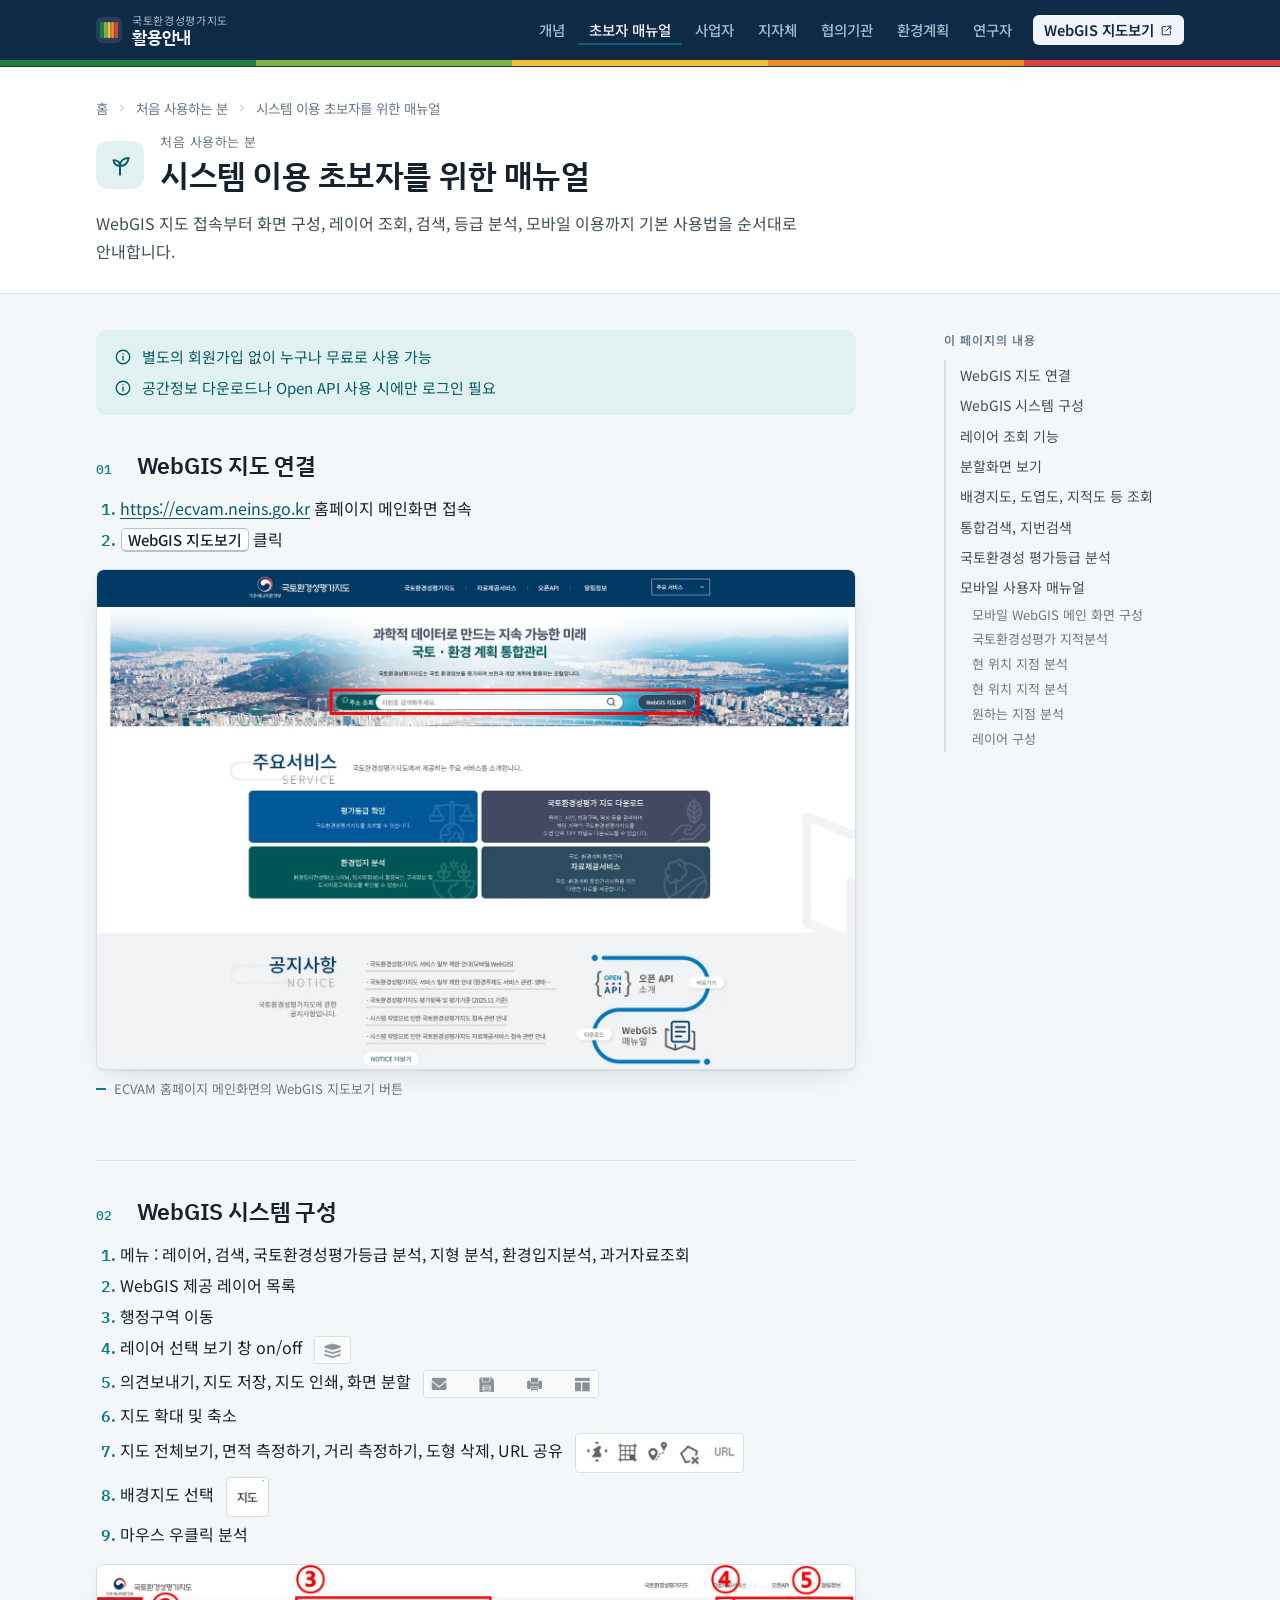
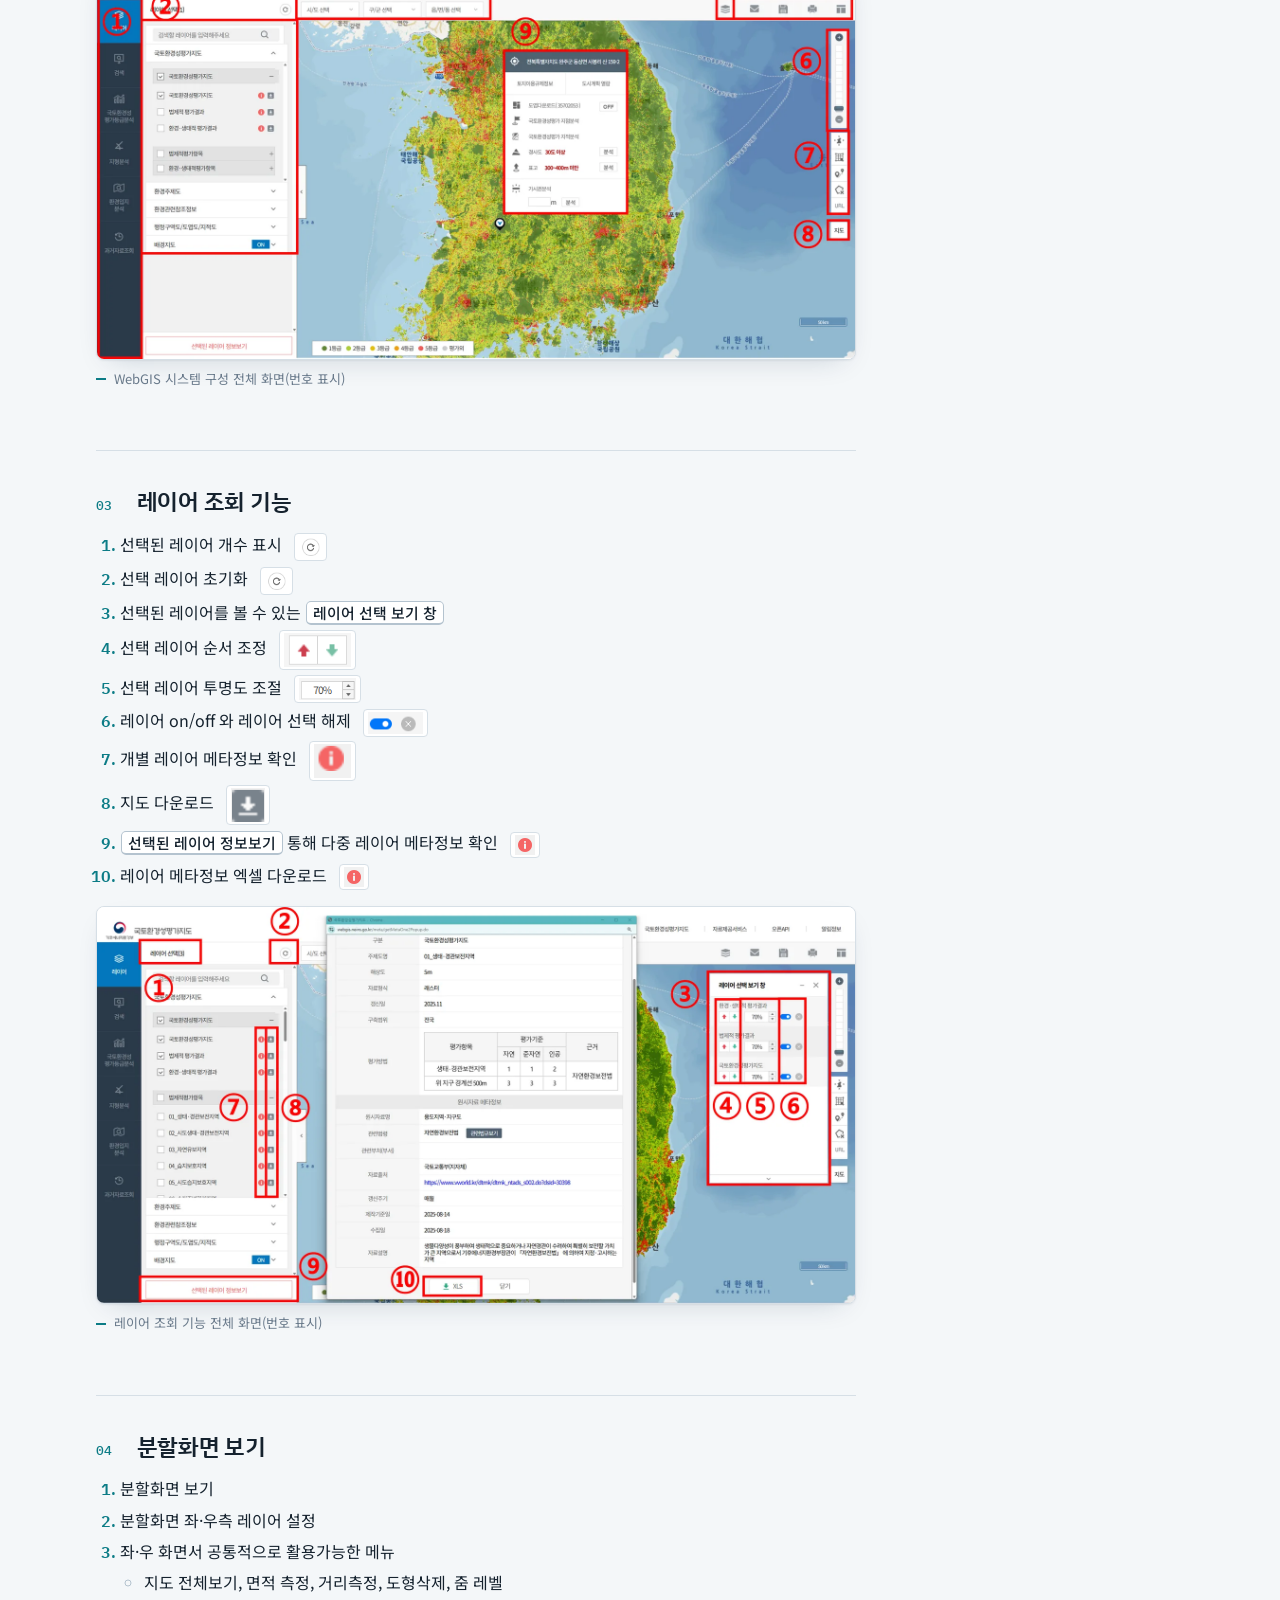
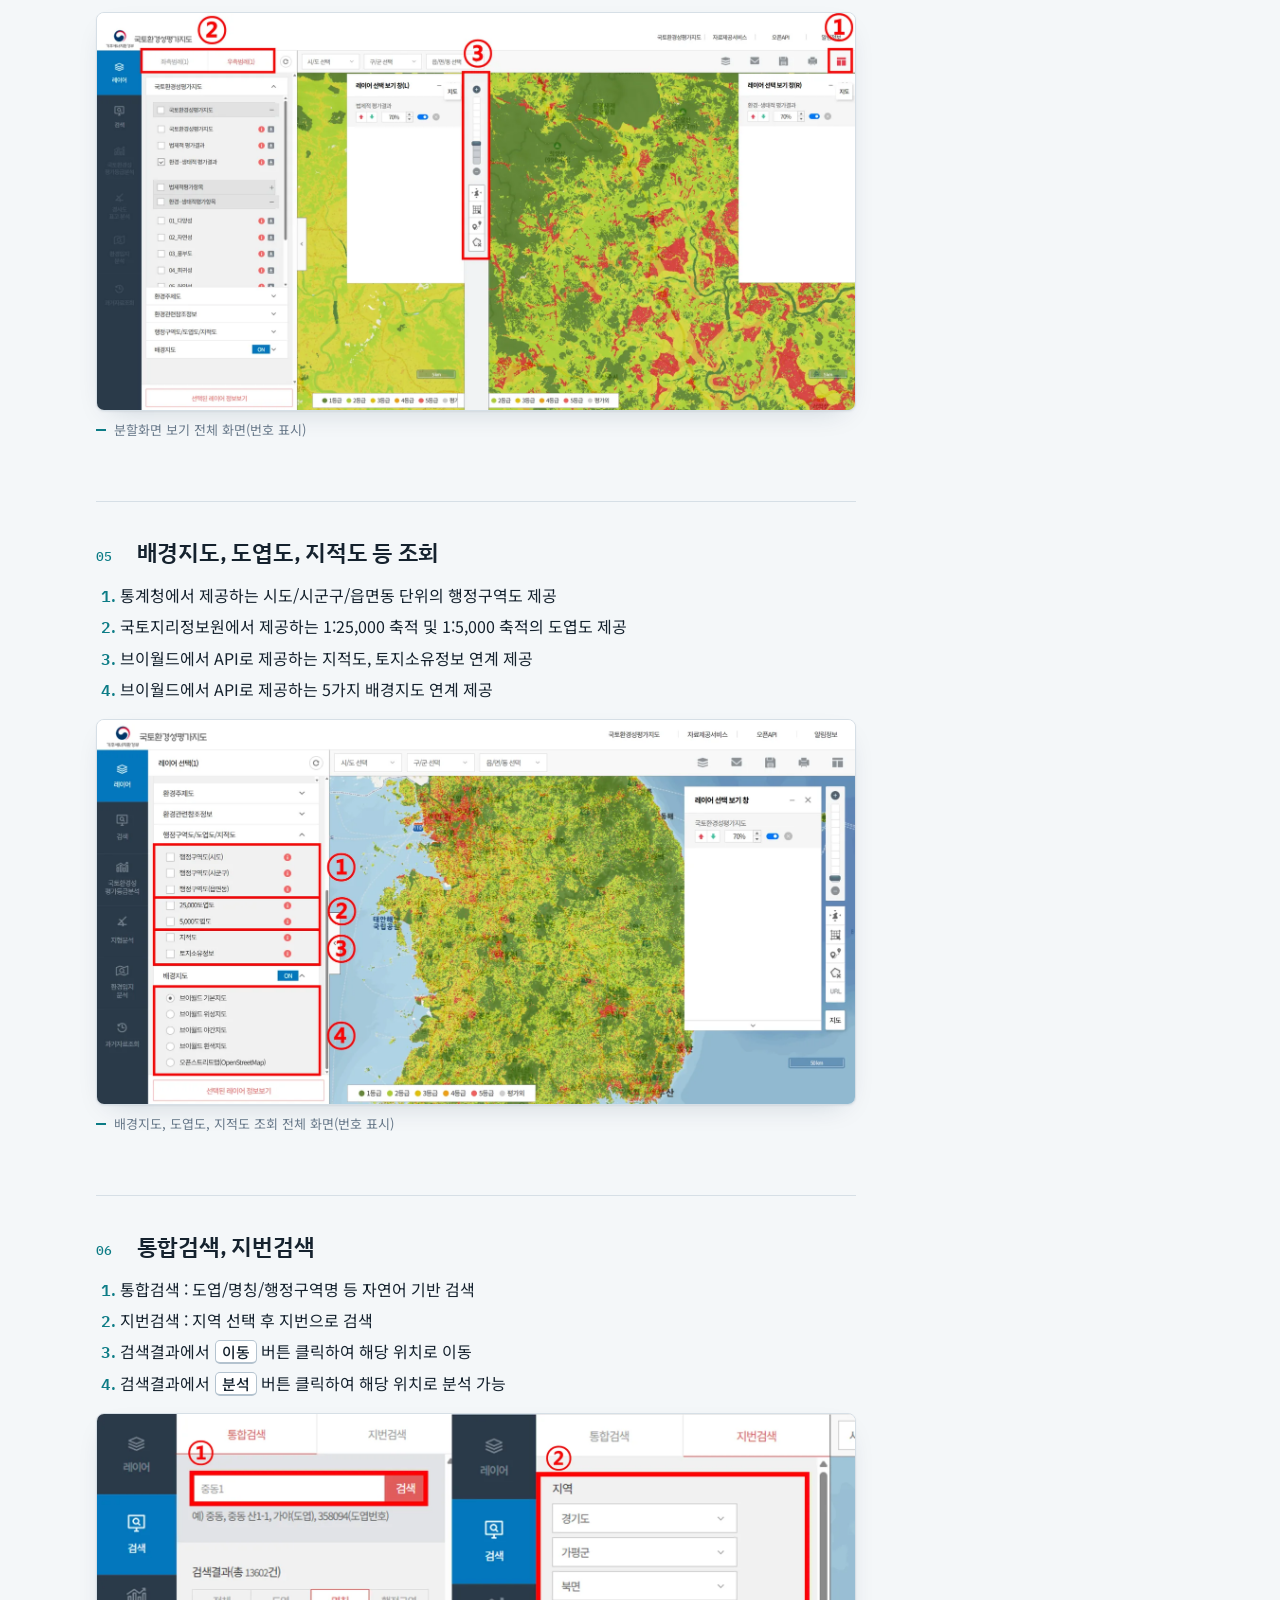
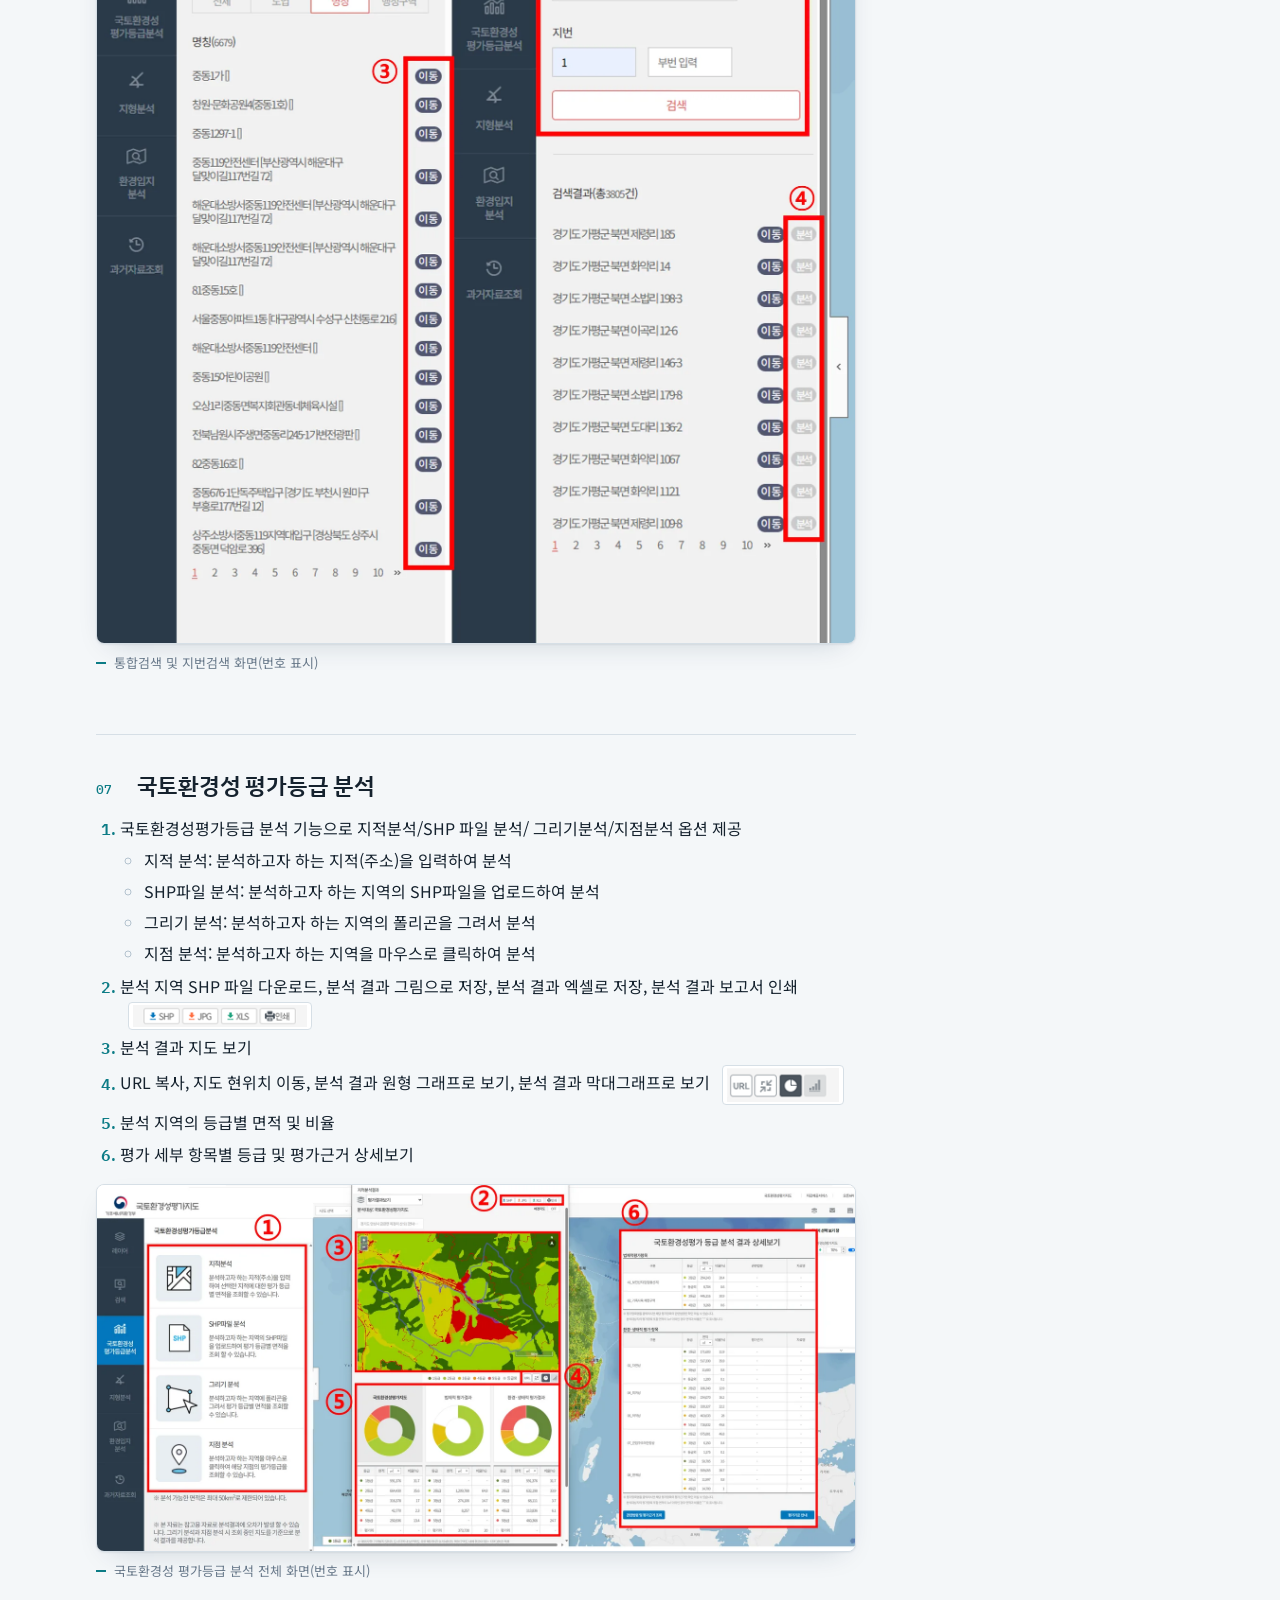
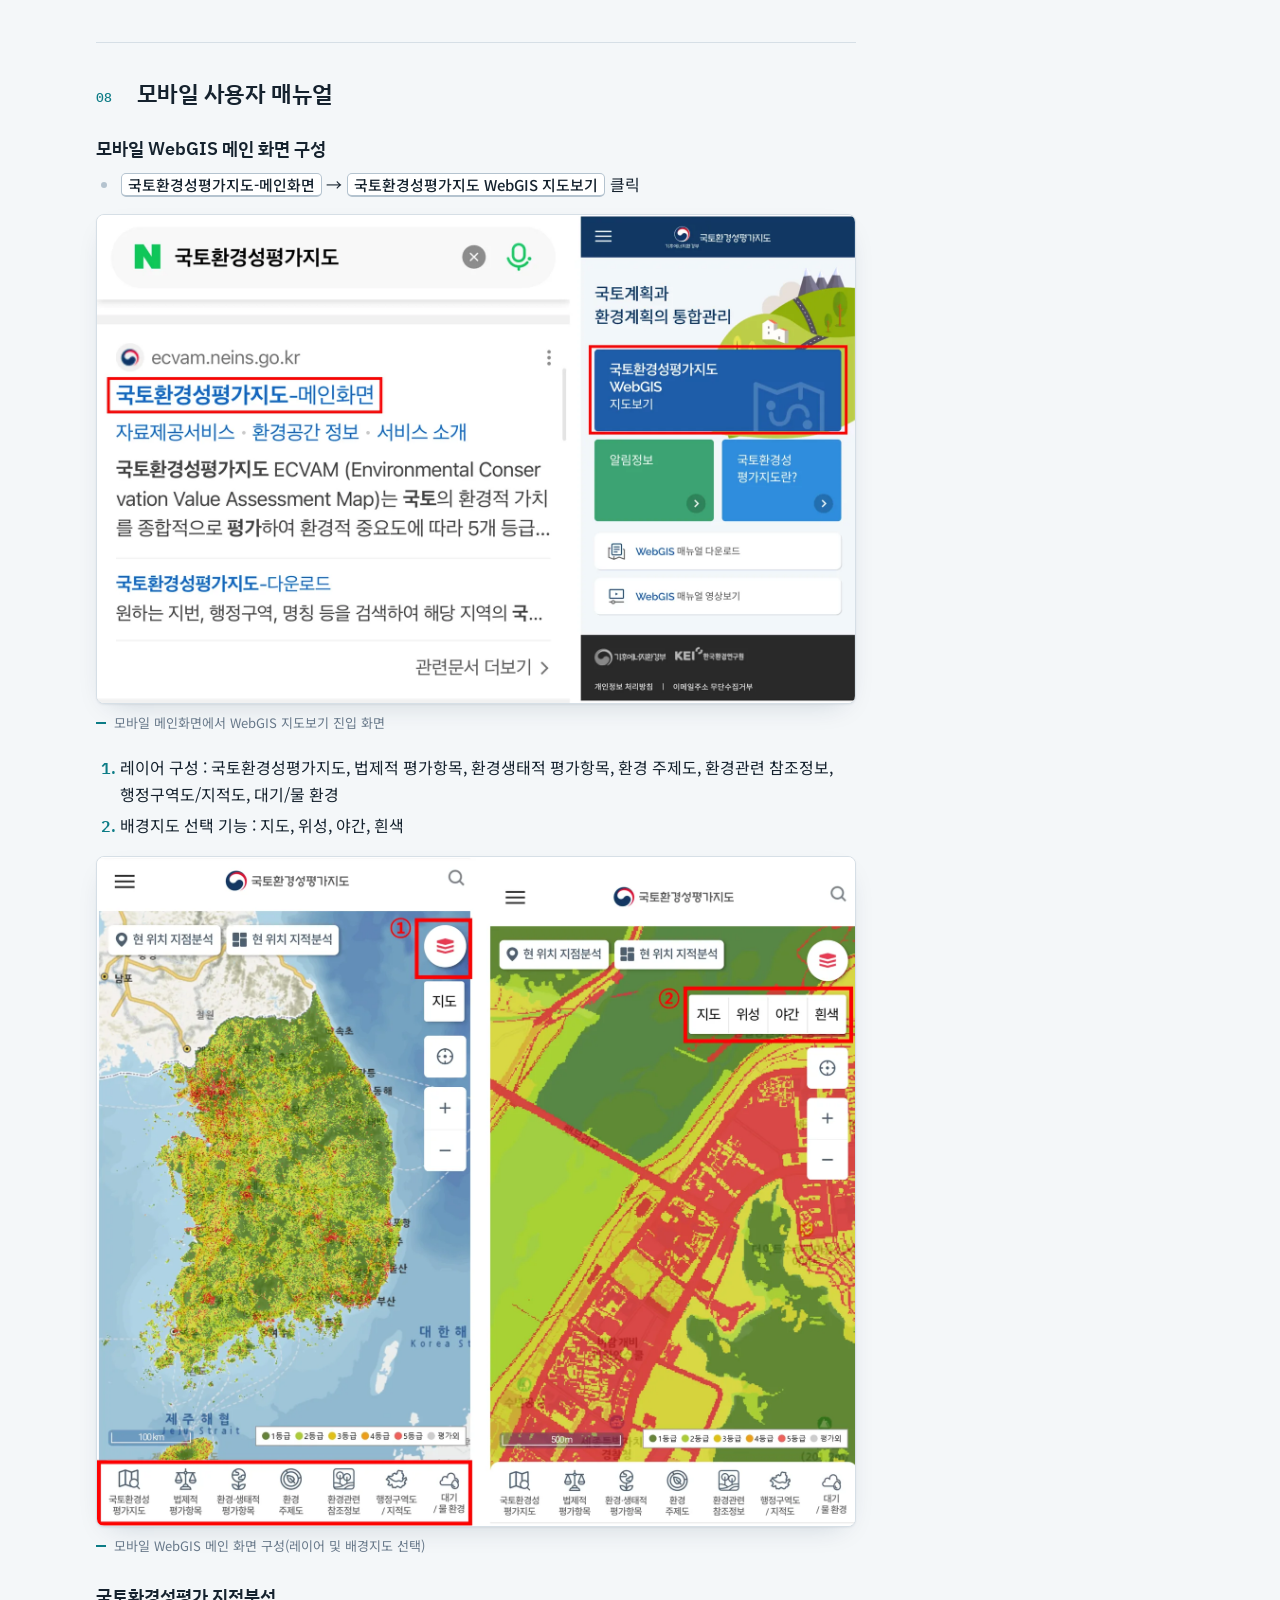
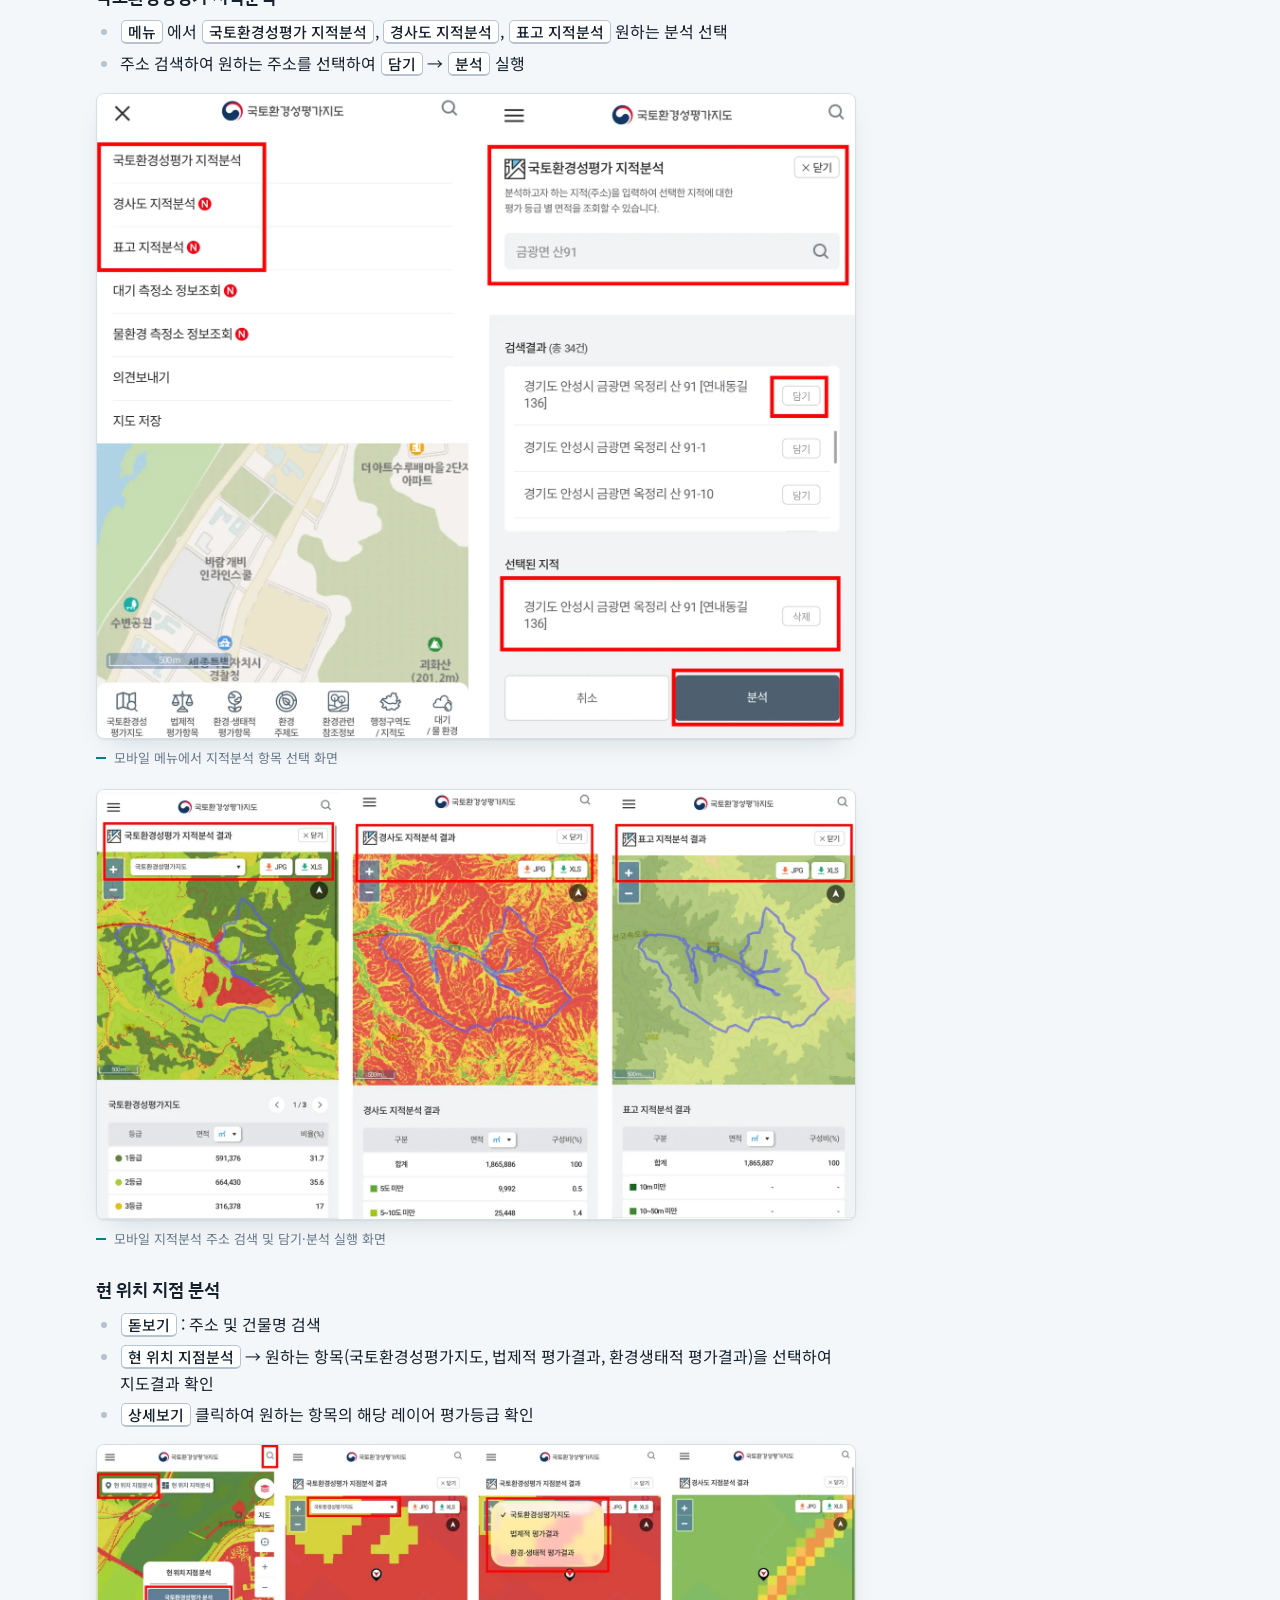
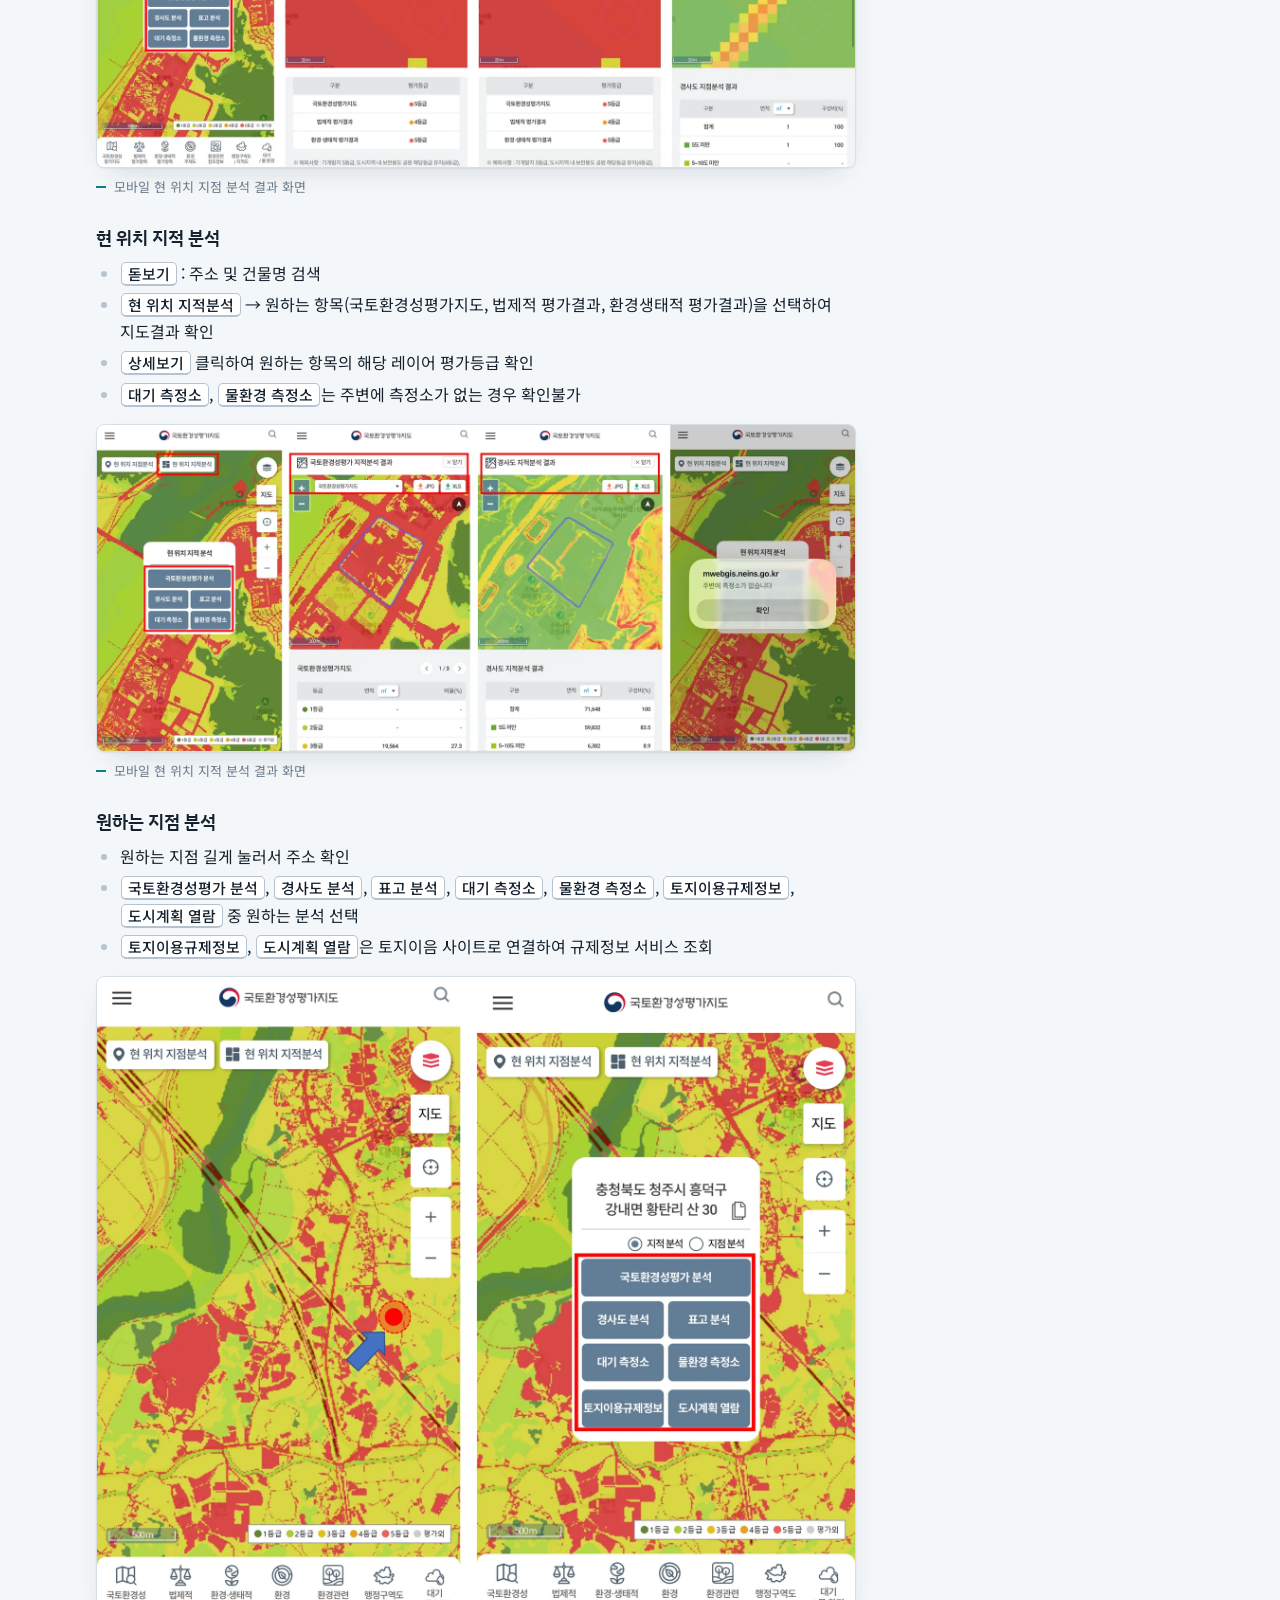
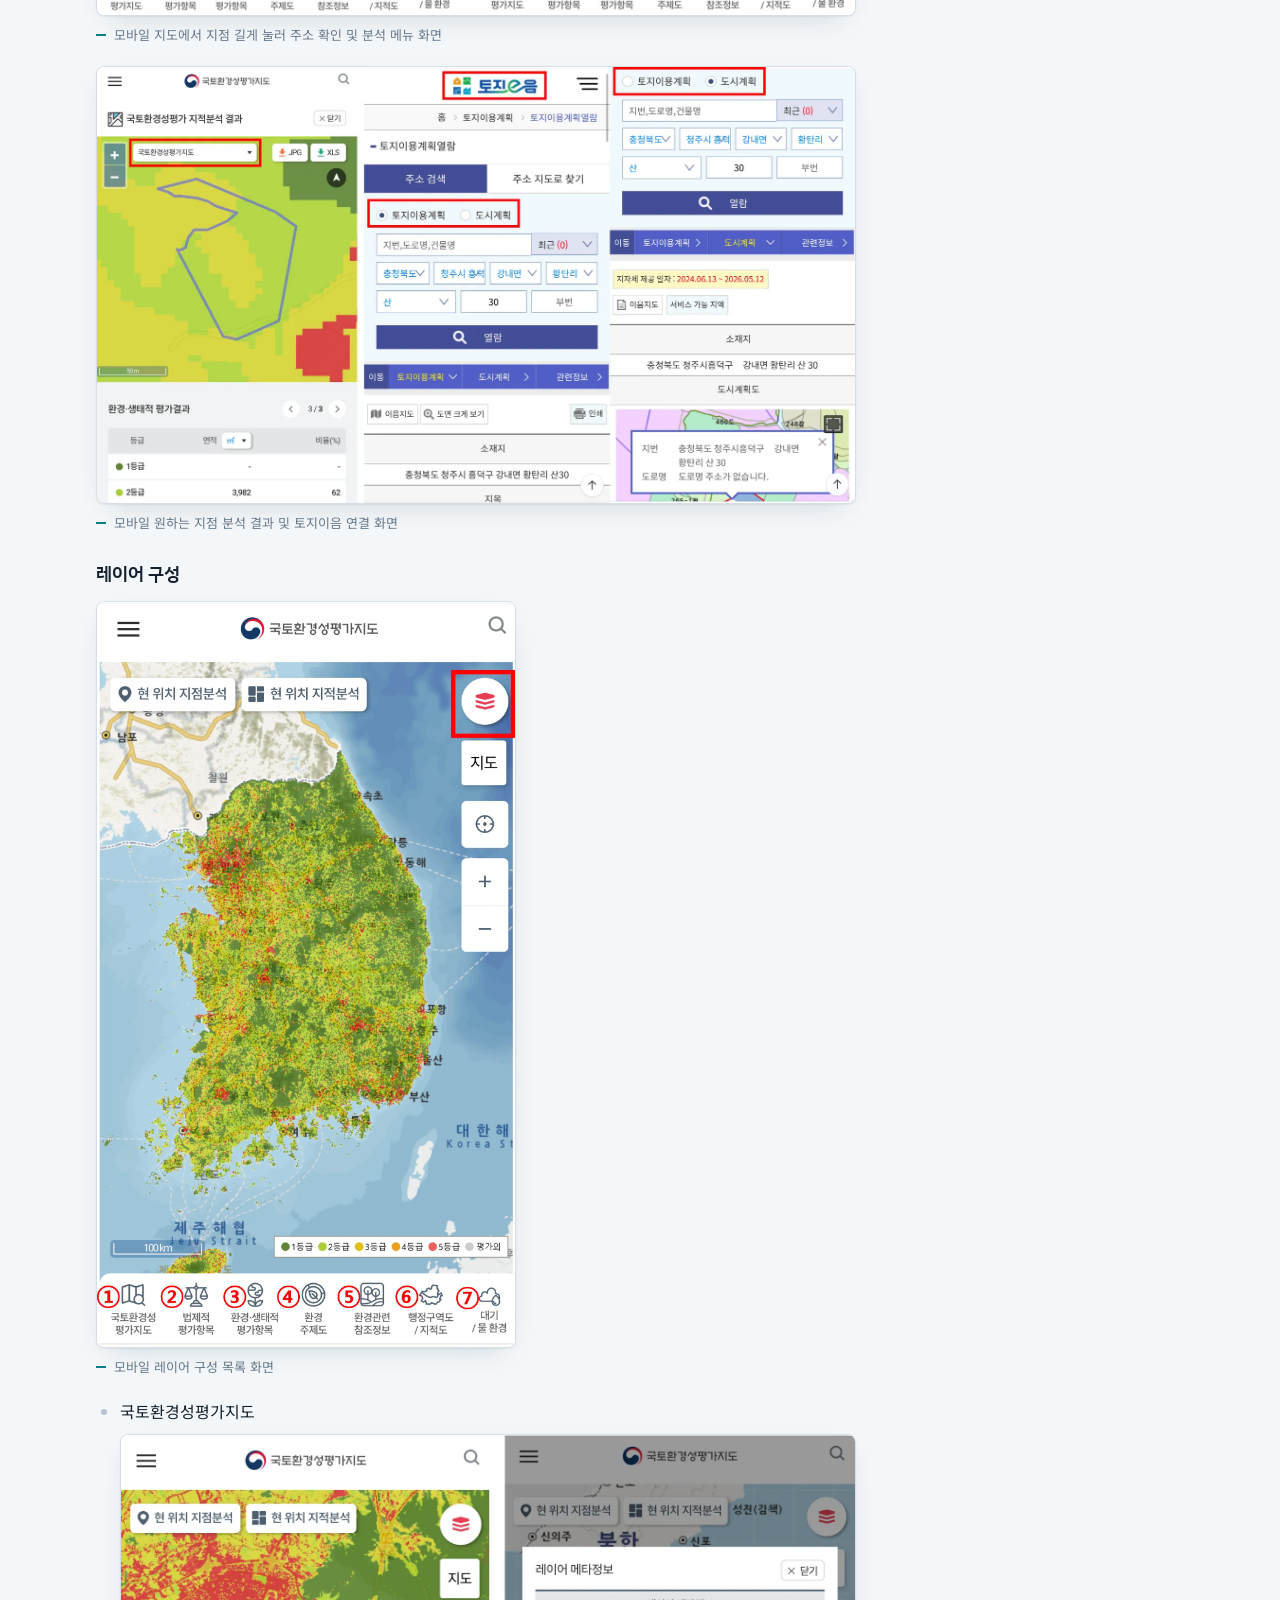
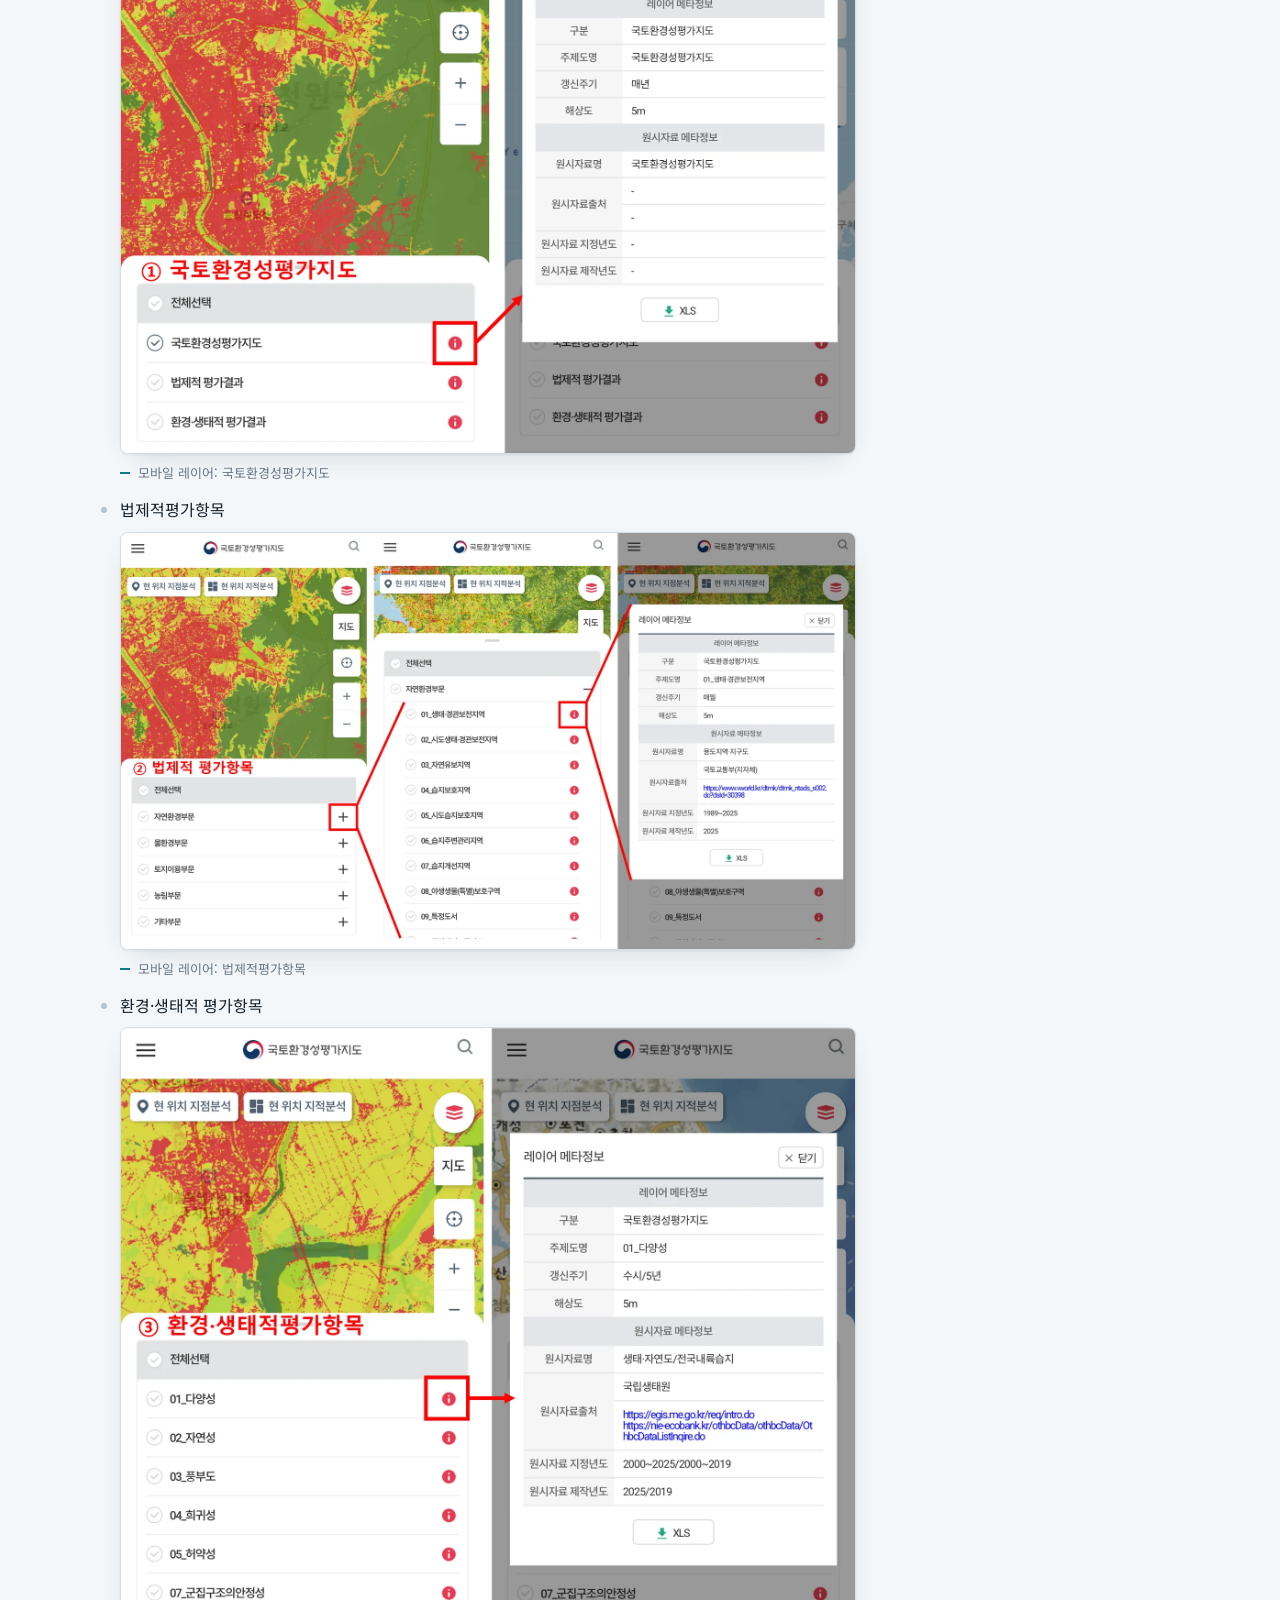
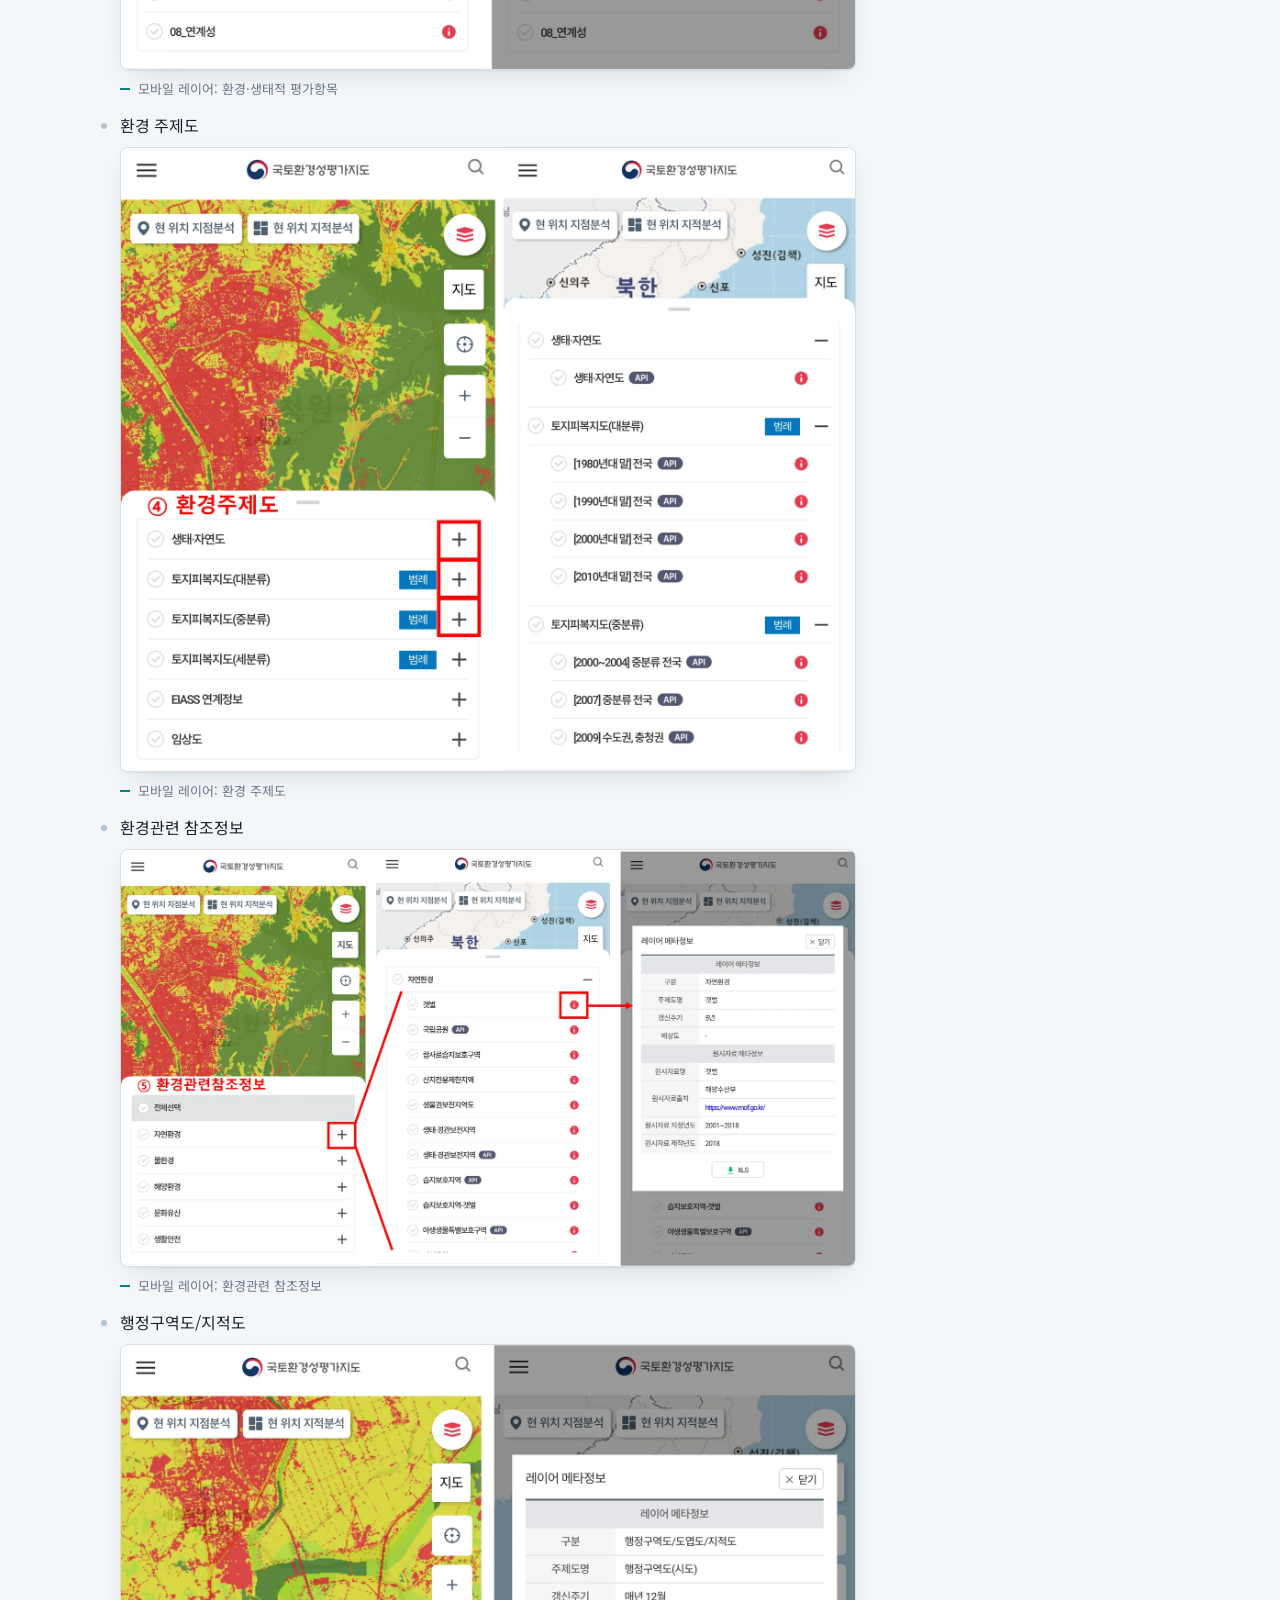
<file: guide.html>
<!doctype html>
<html lang="ko">
<head>
<meta charset="utf-8">
<meta name="viewport" content="width=device-width, initial-scale=1, viewport-fit=cover">
<title>시스템 이용 초보자를 위한 매뉴얼 · 국토환경성평가지도 활용안내</title>
<meta name="description" content="WebGIS 지도 접속부터 화면 구성, 레이어 조회, 검색, 등급 분석, 모바일 이용까지 기본 사용법을 순서대로 안내합니다.">
<meta name="color-scheme" content="light dark">
<link rel="icon" href="assets/favicon.svg" type="image/svg+xml">
<link rel="preconnect" href="https://fonts.googleapis.com">
<link rel="preconnect" href="https://fonts.gstatic.com" crossorigin>
<link rel="stylesheet" href="https://fonts.googleapis.com/css2?family=IBM+Plex+Sans+KR:wght@500;600;700&family=Noto+Sans+KR:wght@400;500;700&family=IBM+Plex+Mono:wght@400;500&display=swap">
<link rel="stylesheet" href="assets/style.css">
</head>
<body>
<a class="skip" href="#main">본문으로 건너뛰기</a>
<header class="masthead">
  <div class="wrap">
    <a class="brand" href="index.html"><svg class="mark" viewBox="0 0 26 26" aria-hidden="true"><rect width="26" height="26" rx="6" fill="#fff" fill-opacity=".1"/><rect x="4" y="5" width="3.2" height="16" rx="1" fill="var(--g1)"/><rect x="7.7" y="5" width="3.2" height="16" rx="1" fill="var(--g2)"/><rect x="11.4" y="5" width="3.2" height="16" rx="1" fill="var(--g3)"/><rect x="15.1" y="5" width="3.2" height="16" rx="1" fill="var(--g4)"/><rect x="18.8" y="5" width="3.2" height="16" rx="1" fill="var(--g5)"/></svg><span><small>국토환경성평가지도</small>활용안내</span></a>
    <button class="nav-toggle" type="button" aria-expanded="false" aria-controls="nav"><svg class="" viewBox="0 0 24 24" fill="none" stroke="currentColor" stroke-width="1.8" stroke-linecap="round" stroke-linejoin="round" aria-hidden="true"><path d="M4 7h16M4 12h16M4 17h16"/></svg> 메뉴</button>
    <nav class="nav" id="nav" aria-label="주요 메뉴">
<a href="concept.html">개념</a><a href="guide.html" aria-current="page">초보자 매뉴얼</a><a href="developer.html">사업자</a><a href="local-gov.html">지자체</a><a href="eia.html">협의기관</a><a href="planning.html">환경계획</a><a href="researcher.html">연구자</a>      <a class="ext" href="https://ecvam.neins.go.kr" target="_blank" rel="noopener">WebGIS 지도보기 <svg class="" viewBox="0 0 24 24" fill="none" stroke="currentColor" stroke-width="1.8" stroke-linecap="round" stroke-linejoin="round" aria-hidden="true"><path d="M14 4h6v6M20 4l-9 9M19 13v6a1 1 0 0 1-1 1H5a1 1 0 0 1-1-1V6a1 1 0 0 1 1-1h6"/></svg></a>
    </nav>
  </div>
  <div class="grade-band" aria-hidden="true"><i></i><i></i><i></i><i></i><i></i></div>
</header>
<main id="main">
  <div class="page-head">
    <div class="wrap">
      <nav class="crumbs" aria-label="현재 위치"><a href="index.html">홈</a><svg class="" viewBox="0 0 24 24" fill="none" stroke="currentColor" stroke-width="1.8" stroke-linecap="round" stroke-linejoin="round" aria-hidden="true"><path d="M9 6l6 6-6 6"/></svg><span>처음 사용하는 분</span><svg class="" viewBox="0 0 24 24" fill="none" stroke="currentColor" stroke-width="1.8" stroke-linecap="round" stroke-linejoin="round" aria-hidden="true"><path d="M9 6l6 6-6 6"/></svg><span>시스템 이용 초보자를 위한 매뉴얼</span></nav>
      <div class="page-title"><div class="ico"><svg class="" viewBox="0 0 24 24" fill="none" stroke="currentColor" stroke-width="1.8" stroke-linecap="round" stroke-linejoin="round" aria-hidden="true"><path d="M12 21v-8M12 13c0-4.5 3-7.5 8-7.5-.8 5-3.5 7.5-8 7.5zM12 13c0-3.3-2.2-5.5-6-5.5.6 4 2.7 5.5 6 5.5z"/></svg></div><h1><small>처음 사용하는 분</small>시스템 이용 초보자를 위한 매뉴얼</h1></div>
      <p class="page-lead">WebGIS 지도 접속부터 화면 구성, 레이어 조회, 검색, 등급 분석, 모바일 이용까지 기본 사용법을 순서대로 안내합니다.</p>
    </div>
  </div>
  <div class="wrap layout">
    <div class="content">
      <div class="units"><div class="intro"><p><svg aria-hidden="true" class="" fill="none" stroke="currentColor" stroke-linecap="round" stroke-linejoin="round" stroke-width="1.8" viewbox="0 0 24 24"><circle cx="12" cy="12" r="9"></circle><path d="M12 11v5M12 7.5h.01"></path></svg>별도의 회원가입 없이 누구나 무료로 사용 가능</p><p><svg aria-hidden="true" class="" fill="none" stroke="currentColor" stroke-linecap="round" stroke-linejoin="round" stroke-width="1.8" viewbox="0 0 24 24"><circle cx="12" cy="12" r="9"></circle><path d="M12 11v5M12 7.5h.01"></path></svg>공간정보 다운로드나 Open API 사용 시에만 로그인 필요</p></div><article class="unit" id="connect"><h2><span class="num">01</span>WebGIS 지도 연결</h2><ol>
<li><a href="https://ecvam.neins.go.kr/main.do" rel="noopener" target="_blank">https://ecvam.neins.go.kr</a> 홈페이지 메인화면 접속</li>
<li>
<p><kbd class="ui">WebGIS 지도보기</kbd> 클릭</p>

</li>
</ol><figure class="shot figure"><a href="assets/img/beginner/p01-1.webp"><img alt="ECVAM 홈페이지 메인화면의 WebGIS 지도보기 버튼" height="1053" loading="lazy" src="assets/img/beginner/p01-1.webp" width="1600"/></a><figcaption>ECVAM 홈페이지 메인화면의 WebGIS 지도보기 버튼</figcaption></figure></article><article class="unit" id="layout"><h2><span class="num">02</span>WebGIS 시스템 구성</h2><ol>
<li>메뉴 : 레이어, 검색, 국토환경성평가등급 분석, 지형 분석, 환경입지분석, 과거자료조회</li>
<li>WebGIS 제공 레이어 목록</li>
<li>행정구역 이동</li>
<li>
<p>레이어 선택 보기 창 on/off <img alt="레이어 선택 보기 창 on/off 아이콘" class="ui-icon" height="28" src="assets/img/beginner/p02-1.png" width="34"/></p>

</li>
<li>
<p>의견보내기, 지도 저장, 지도 인쇄, 화면 분할 <img alt="의견보내기, 지도 저장, 지도 인쇄, 화면 분할 아이콘" class="ui-icon" height="30" src="assets/img/beginner/p02-2.png" width="226"/></p>

</li>
<li>
<p>지도 확대 및 축소</p>
</li>
<li>
<p>지도 전체보기, 면적 측정하기, 거리 측정하기, 도형 삭제, URL 공유 <img alt="지도 전체보기, 면적 측정, 거리 측정, 도형 삭제, URL 공유 아이콘" class="ui-icon tall" height="57" src="assets/img/beginner/p02-3.png" width="267"/></p>

</li>
<li>
<p>배경지도 선택 <img alt="배경지도 선택 아이콘" class="ui-icon tall" height="37" src="assets/img/beginner/p02-4.png" width="36"/></p>

</li>
<li>
<p>마우스 우클릭 분석</p>
</li>
</ol>
<figure class="shot figure"><a href="assets/img/beginner/p02-5.webp"><img alt="WebGIS 시스템 구성 전체 화면(번호 표시)" height="832" loading="lazy" src="assets/img/beginner/p02-5.webp" width="1600"/></a><figcaption>WebGIS 시스템 구성 전체 화면(번호 표시)</figcaption></figure></article><article class="unit" id="layers"><h2><span class="num">03</span>레이어 조회 기능</h2><ol>
<li>
<p>선택된 레이어 개수 표시 <img alt="선택된 레이어 개수 표시 아이콘" class="ui-icon" height="33" src="assets/img/beginner/p03-1.png" width="35"/></p>

</li>
<li>
<p>선택 레이어 초기화 <img alt="선택 레이어 초기화 아이콘" class="ui-icon" height="33" src="assets/img/beginner/p03-2.png" width="35"/></p>

</li>
<li>
<p>선택된 레이어를 볼 수 있는 <kbd class="ui">레이어 선택 보기 창</kbd></p>
</li>
<li>
<p>선택 레이어 순서 조정 <img alt="선택 레이어 순서 조정 아이콘" class="ui-icon tall" height="42" src="assets/img/beginner/p03-3.png" width="83"/></p>

</li>
<li>
<p>선택 레이어 투명도 조절 <img alt="선택 레이어 투명도 조절 슬라이더" class="ui-icon" height="29" src="assets/img/beginner/p03-4.png" width="75"/></p>

</li>
<li>
<p>레이어 on/off 와 레이어 선택 해제 <img alt="레이어 on/off 및 선택 해제 아이콘" class="ui-icon" height="24" src="assets/img/beginner/p03-5.png" width="60"/></p>

</li>
<li>
<p>개별 레이어 메타정보 확인 <img alt="개별 레이어 메타정보 확인 아이콘" class="ui-icon tall" height="38" src="assets/img/beginner/p03-6.png" width="41"/></p>

</li>
<li>
<p>지도 다운로드 <img alt="지도 다운로드 아이콘" class="ui-icon tall" height="37" src="assets/img/beginner/p03-7.png" width="37"/></p>

</li>
<li>
<p><kbd class="ui">선택된 레이어 정보보기</kbd> 통해 다중 레이어 메타정보 확인 <img alt="선택된 레이어 정보보기 아이콘" class="ui-icon" height="20" src="assets/img/beginner/p03-9.png" width="20"/></p>

</li>
<li>
<p>레이어 메타정보 엑셀 다운로드 <img alt="레이어 메타정보 엑셀 다운로드 아이콘" class="ui-icon" height="20" src="assets/img/beginner/p03-10.png" width="20"/></p>

</li>
</ol>
<figure class="shot figure"><a href="assets/img/beginner/p03-8.webp"><img alt="레이어 조회 기능 전체 화면(번호 표시)" height="836" loading="lazy" src="assets/img/beginner/p03-8.webp" width="1600"/></a><figcaption>레이어 조회 기능 전체 화면(번호 표시)</figcaption></figure></article><article class="unit" id="split-view"><h2><span class="num">04</span>분할화면 보기</h2><ol>
<li>분할화면 보기</li>
<li>분할화면 좌·우측 레이어 설정</li>
<li>좌·우 화면서 공통적으로 활용가능한 메뉴<ul>
<li>지도 전체보기, 면적 측정, 거리측정, 도형삭제, 줌 레벨</li>
</ul>
</li>
</ol>
<figure class="shot figure"><a href="assets/img/beginner/p04-1.webp"><img alt="분할화면 보기 전체 화면(번호 표시)" height="838" loading="lazy" src="assets/img/beginner/p04-1.webp" width="1600"/></a><figcaption>분할화면 보기 전체 화면(번호 표시)</figcaption></figure></article><article class="unit" id="basemap"><h2><span class="num">05</span>배경지도, 도엽도, 지적도 등 조회</h2><ol>
<li>통계청에서 제공하는 시도/시군구/읍면동 단위의 행정구역도 제공</li>
<li>국토지리정보원에서 제공하는 1:25,000 축적 및 1:5,000 축적의 도엽도 제공</li>
<li>브이월드에서 API로 제공하는 지적도, 토지소유정보 연계 제공</li>
<li>브이월드에서 API로 제공하는 5가지 배경지도 연계 제공</li>
</ol>
<figure class="shot figure"><a href="assets/img/beginner/p05-1.webp"><img alt="배경지도, 도엽도, 지적도 조회 전체 화면(번호 표시)" height="811" loading="lazy" src="assets/img/beginner/p05-1.webp" width="1600"/></a><figcaption>배경지도, 도엽도, 지적도 조회 전체 화면(번호 표시)</figcaption></figure></article><article class="unit" id="search"><h2><span class="num">06</span>통합검색, 지번검색</h2><ol>
<li>통합검색 : 도엽/명칭/행정구역명 등 자연어 기반 검색</li>
<li>지번검색 : 지역 선택 후 지번으로 검색</li>
<li>검색결과에서 <kbd class="ui">이동</kbd> 버튼 클릭하여 해당 위치로 이동</li>
<li>
<p>검색결과에서 <kbd class="ui">분석</kbd> 버튼 클릭하여 해당 위치로 분석 가능</p>

</li>
</ol><figure class="shot figure"><a href="assets/img/beginner/p06-1.webp"><img alt="통합검색 및 지번검색 화면(번호 표시)" height="1751" loading="lazy" src="assets/img/beginner/p06-1.webp" width="1600"/></a><figcaption>통합검색 및 지번검색 화면(번호 표시)</figcaption></figure></article><article class="unit" id="grade-analysis"><h2><span class="num">07</span>국토환경성 평가등급 분석</h2><ol>
<li>국토환경성평가등급 분석 기능으로 지적분석/SHP 파일 분석/ 그리기분석/지점분석 옵션 제공<ul>
<li>지적 분석: 분석하고자 하는 지적(주소)을 입력하여 분석</li>
<li>SHP파일 분석: 분석하고자 하는 지역의 SHP파일을 업로드하여 분석</li>
<li>그리기 분석: 분석하고자 하는 지역의 폴리곤을 그려서 분석</li>
<li>지점 분석: 분석하고자 하는 지역을 마우스로 클릭하여 분석</li>
</ul>
</li>
<li>
<p>분석 지역 SHP 파일 다운로드, 분석 결과 그림으로 저장, 분석 결과 엑셀로 저장, 분석 결과 보고서 인쇄 <img alt="SHP 다운로드, 그림 저장, 엑셀 저장, 보고서 인쇄 아이콘" class="ui-icon" height="24" src="assets/img/beginner/p07-1.png" width="190"/></p>

</li>
<li>
<p>분석 결과 지도 보기</p>
</li>
<li>
<p>URL 복사, 지도 현위치 이동, 분석 결과 원형 그래프로 보기, 분석 결과 막대그래프로 보기 <img alt="URL 복사, 현위치 이동, 원형 그래프, 막대그래프 아이콘" class="ui-icon tall" height="36" src="assets/img/beginner/p07-2.png" width="119"/></p>

</li>
<li>
<p>분석 지역의 등급별 면적 및 비율</p>
</li>
<li>평가 세부 항목별 등급 및 평가근거 상세보기</li>
</ol>
<figure class="shot figure"><a href="assets/img/beginner/p07-3.webp"><img alt="국토환경성 평가등급 분석 전체 화면(번호 표시)" height="774" loading="lazy" src="assets/img/beginner/p07-3.webp" width="1600"/></a><figcaption>국토환경성 평가등급 분석 전체 화면(번호 표시)</figcaption></figure></article><article class="unit" id="mobile"><h2><span class="num">08</span>모바일 사용자 매뉴얼</h2><h3 id="mobile-1">모바일 WebGIS 메인 화면 구성</h3>
<ul>
<li><kbd class="ui">국토환경성평가지도-메인화면</kbd> → <kbd class="ui">국토환경성평가지도 WebGIS 지도보기</kbd> 클릭</li>
</ul>
<figure class="shot figure"><a href="assets/img/beginner/p08-1.webp"><img alt="모바일 메인화면에서 WebGIS 지도보기 진입 화면" height="1030" loading="lazy" src="assets/img/beginner/p08-1.webp" width="1600"/></a><figcaption>모바일 메인화면에서 WebGIS 지도보기 진입 화면</figcaption></figure>
<ol>
<li>레이어 구성 : 국토환경성평가지도, 법제적 평가항목, 환경생태적 평가항목, 환경 주제도, 환경관련 참조정보, 행정구역도/지적도, 대기/물 환경</li>
<li>배경지도 선택 기능 : 지도, 위성, 야간, 흰색</li>
</ol>
<figure class="shot figure"><a href="assets/img/beginner/p08-2.webp"><img alt="모바일 WebGIS 메인 화면 구성(레이어 및 배경지도 선택)" height="1413" loading="lazy" src="assets/img/beginner/p08-2.webp" width="1600"/></a><figcaption>모바일 WebGIS 메인 화면 구성(레이어 및 배경지도 선택)</figcaption></figure>
<h3 id="mobile-2">국토환경성평가 지적분석</h3>
<ul>
<li><kbd class="ui">메뉴</kbd> 에서 <kbd class="ui">국토환경성평가 지적분석</kbd>, <kbd class="ui">경사도 지적분석</kbd>, <kbd class="ui">표고 지적분석</kbd> 원하는 분석 선택</li>
<li>
<p>주소 검색하여 원하는 주소를 선택하여 <kbd class="ui">담기</kbd> → <kbd class="ui">분석</kbd> 실행</p>

</li>
</ul><figure class="shot figure"><a href="assets/img/beginner/p08-3.webp"><img alt="모바일 메뉴에서 지적분석 항목 선택 화면" height="1359" loading="lazy" src="assets/img/beginner/p08-3.webp" width="1600"/></a><figcaption>모바일 메뉴에서 지적분석 항목 선택 화면</figcaption></figure>
<figure class="shot figure"><a href="assets/img/beginner/p08-4.webp"><img alt="모바일 지적분석 주소 검색 및 담기·분석 실행 화면" height="906" loading="lazy" src="assets/img/beginner/p08-4.webp" width="1600"/></a><figcaption>모바일 지적분석 주소 검색 및 담기·분석 실행 화면</figcaption></figure>
<h3 id="mobile-3">현 위치 지점 분석</h3>
<ul>
<li><kbd class="ui">돋보기</kbd> : 주소 및 건물명 검색</li>
<li><kbd class="ui">현 위치 지점분석</kbd> → 원하는 항목(국토환경성평가지도, 법제적 평가결과, 환경생태적 평가결과)을 선택하여 지도결과 확인</li>
<li><kbd class="ui">상세보기</kbd> 클릭하여 원하는 항목의 해당 레이어 평가등급 확인</li>
</ul>
<figure class="shot figure"><a href="assets/img/beginner/p08-5.webp"><img alt="모바일 현 위치 지점 분석 결과 화면" height="680" loading="lazy" src="assets/img/beginner/p08-5.webp" width="1600"/></a><figcaption>모바일 현 위치 지점 분석 결과 화면</figcaption></figure>
<h3 id="mobile-4">현 위치 지적 분석</h3>
<ul>
<li><kbd class="ui">돋보기</kbd> : 주소 및 건물명 검색</li>
<li><kbd class="ui">현 위치 지적분석</kbd> → 원하는 항목(국토환경성평가지도, 법제적 평가결과, 환경생태적 평가결과)을 선택하여 지도결과 확인</li>
<li><kbd class="ui">상세보기</kbd> 클릭하여 원하는 항목의 해당 레이어 평가등급 확인</li>
<li>
<p><kbd class="ui">대기 측정소</kbd>, <kbd class="ui">물환경 측정소</kbd>는 주변에 측정소가 없는 경우 확인불가</p>

</li>
</ul><figure class="shot figure"><a href="assets/img/beginner/p08-6.webp"><img alt="모바일 현 위치 지적 분석 결과 화면" height="688" loading="lazy" src="assets/img/beginner/p08-6.webp" width="1600"/></a><figcaption>모바일 현 위치 지적 분석 결과 화면</figcaption></figure>
<h3 id="mobile-5">원하는 지점 분석</h3>
<ul>
<li>원하는 지점 길게 눌러서 주소 확인</li>
<li><kbd class="ui">국토환경성평가 분석</kbd>, <kbd class="ui">경사도 분석</kbd>, <kbd class="ui">표고 분석</kbd>, <kbd class="ui">대기 측정소</kbd>, <kbd class="ui">물환경 측정소</kbd>, <kbd class="ui">토지이용규제정보</kbd>, <kbd class="ui">도시계획 열람</kbd> 중 원하는 분석 선택</li>
<li>
<p><kbd class="ui">토지이용규제정보</kbd>, <kbd class="ui">도시계획 열람</kbd>은 토지이음 사이트로 연결하여 규제정보 서비스 조회</p>


</li>
</ul><figure class="shot figure"><a href="assets/img/beginner/p08-7.webp"><img alt="모바일 지도에서 지점 길게 눌러 주소 확인 및 분석 메뉴 화면" height="1346" loading="lazy" src="assets/img/beginner/p08-7.webp" width="1600"/></a><figcaption>모바일 지도에서 지점 길게 눌러 주소 확인 및 분석 메뉴 화면</figcaption></figure><figure class="shot figure"><a href="assets/img/beginner/p08-8.webp"><img alt="모바일 원하는 지점 분석 결과 및 토지이음 연결 화면" height="921" loading="lazy" src="assets/img/beginner/p08-8.webp" width="1600"/></a><figcaption>모바일 원하는 지점 분석 결과 및 토지이음 연결 화면</figcaption></figure>
<h3 id="mobile-6">레이어 구성</h3>
<figure class="shot portrait"><a href="assets/img/beginner/p08-9.webp"><img alt="모바일 레이어 구성 목록 화면" height="2450" loading="lazy" src="assets/img/beginner/p08-9.webp" width="1375"/></a><figcaption>모바일 레이어 구성 목록 화면</figcaption></figure>
<ul>
<li>
<p>국토환경성평가지도</p>
<figure class="shot figure"><a href="assets/img/beginner/p08-10.webp"><img alt="모바일 레이어: 국토환경성평가지도" height="1349" loading="lazy" src="assets/img/beginner/p08-10.webp" width="1600"/></a><figcaption>모바일 레이어: 국토환경성평가지도</figcaption></figure>
</li>
<li>
<p>법제적평가항목</p>
<figure class="shot figure"><a href="assets/img/beginner/p08-11.webp"><img alt="모바일 레이어: 법제적평가항목" height="908" loading="lazy" src="assets/img/beginner/p08-11.webp" width="1600"/></a><figcaption>모바일 레이어: 법제적평가항목</figcaption></figure>
</li>
<li>
<p>환경·생태적 평가항목</p>
<figure class="shot figure"><a href="assets/img/beginner/p08-12.webp"><img alt="모바일 레이어: 환경·생태적 평가항목" height="1396" loading="lazy" src="assets/img/beginner/p08-12.webp" width="1600"/></a><figcaption>모바일 레이어: 환경·생태적 평가항목</figcaption></figure>
</li>
<li>
<p>환경 주제도</p>
<figure class="shot figure"><a href="assets/img/beginner/p08-13.webp"><img alt="모바일 레이어: 환경 주제도" height="1358" loading="lazy" src="assets/img/beginner/p08-13.webp" width="1600"/></a><figcaption>모바일 레이어: 환경 주제도</figcaption></figure>
</li>
<li>
<p>환경관련 참조정보</p>
<figure class="shot figure"><a href="assets/img/beginner/p08-14.webp"><img alt="모바일 레이어: 환경관련 참조정보" height="905" loading="lazy" src="assets/img/beginner/p08-14.webp" width="1600"/></a><figcaption>모바일 레이어: 환경관련 참조정보</figcaption></figure>
</li>
<li>
<p>행정구역도/지적도</p>
<figure class="shot figure"><a href="assets/img/beginner/p08-15.webp"><img alt="모바일 레이어: 행정구역도/지적도" height="1390" loading="lazy" src="assets/img/beginner/p08-15.webp" width="1600"/></a><figcaption>모바일 레이어: 행정구역도/지적도</figcaption></figure>
</li>
<li>
<p>대기/물환경</p>
<figure class="shot portrait"><a href="assets/img/beginner/p08-16.webp"><img alt="모바일 레이어: 대기/물환경" height="2475" loading="lazy" src="assets/img/beginner/p08-16.webp" width="1410"/></a><figcaption>모바일 레이어: 대기/물환경</figcaption></figure>
</li>
</ul></article></div>
      <nav class="pager" aria-label="이전·다음 안내">
<a class="prev" href="concept.html"><small>이전</small><b>국토환경성평가지도 개념</b></a><a class="next" href="developer.html"><small>다음</small><b>토지개발행위 사업자</b></a>      </nav>
    </div>
    <details class="toc" open>
      <summary>이 페이지의 내용</summary>
      <div class="toc-title">이 페이지의 내용</div>
      <ol>
<li><a href="#connect">WebGIS 지도 연결</a></li><li><a href="#layout">WebGIS 시스템 구성</a></li><li><a href="#layers">레이어 조회 기능</a></li><li><a href="#split-view">분할화면 보기</a></li><li><a href="#basemap">배경지도, 도엽도, 지적도 등 조회</a></li><li><a href="#search">통합검색, 지번검색</a></li><li><a href="#grade-analysis">국토환경성 평가등급 분석</a></li><li><a href="#mobile">모바일 사용자 매뉴얼</a><ol><li><a href="#mobile-1">모바일 WebGIS 메인 화면 구성</a></li><li><a href="#mobile-2">국토환경성평가 지적분석</a></li><li><a href="#mobile-3">현 위치 지점 분석</a></li><li><a href="#mobile-4">현 위치 지적 분석</a></li><li><a href="#mobile-5">원하는 지점 분석</a></li><li><a href="#mobile-6">레이어 구성</a></li></ol></li>      </ol>
    </details>
  </div>
</main>
<footer class="footer">
  <div class="wrap">
    <div>
      <b>국토환경성평가지도 활용안내</b>
      <p>국토환경성평가지도(ECVAM) 시스템의 이용 방법을 대상자별로 정리한 안내서입니다.<br>「환경정책기본법」 제23조 및 같은 법 시행령 제11조의2에 따라 작성·보급하는 지도를 기준으로 합니다.</p>
    </div>
    <ul>
      <li><a href="https://ecvam.neins.go.kr" target="_blank" rel="noopener">국토환경성평가지도 ecvam.neins.go.kr</a></li>
      <li><a href="https://www.neins.go.kr" target="_blank" rel="noopener">국토환경정보시스템 neins.go.kr</a></li>
      <li><a href="https://www.kei.re.kr" target="_blank" rel="noopener">한국환경연구원(KEI)</a></li>
    </ul>
  </div>
</footer>
<script src="assets/site.js"></script>
</body>
</html>
</file>
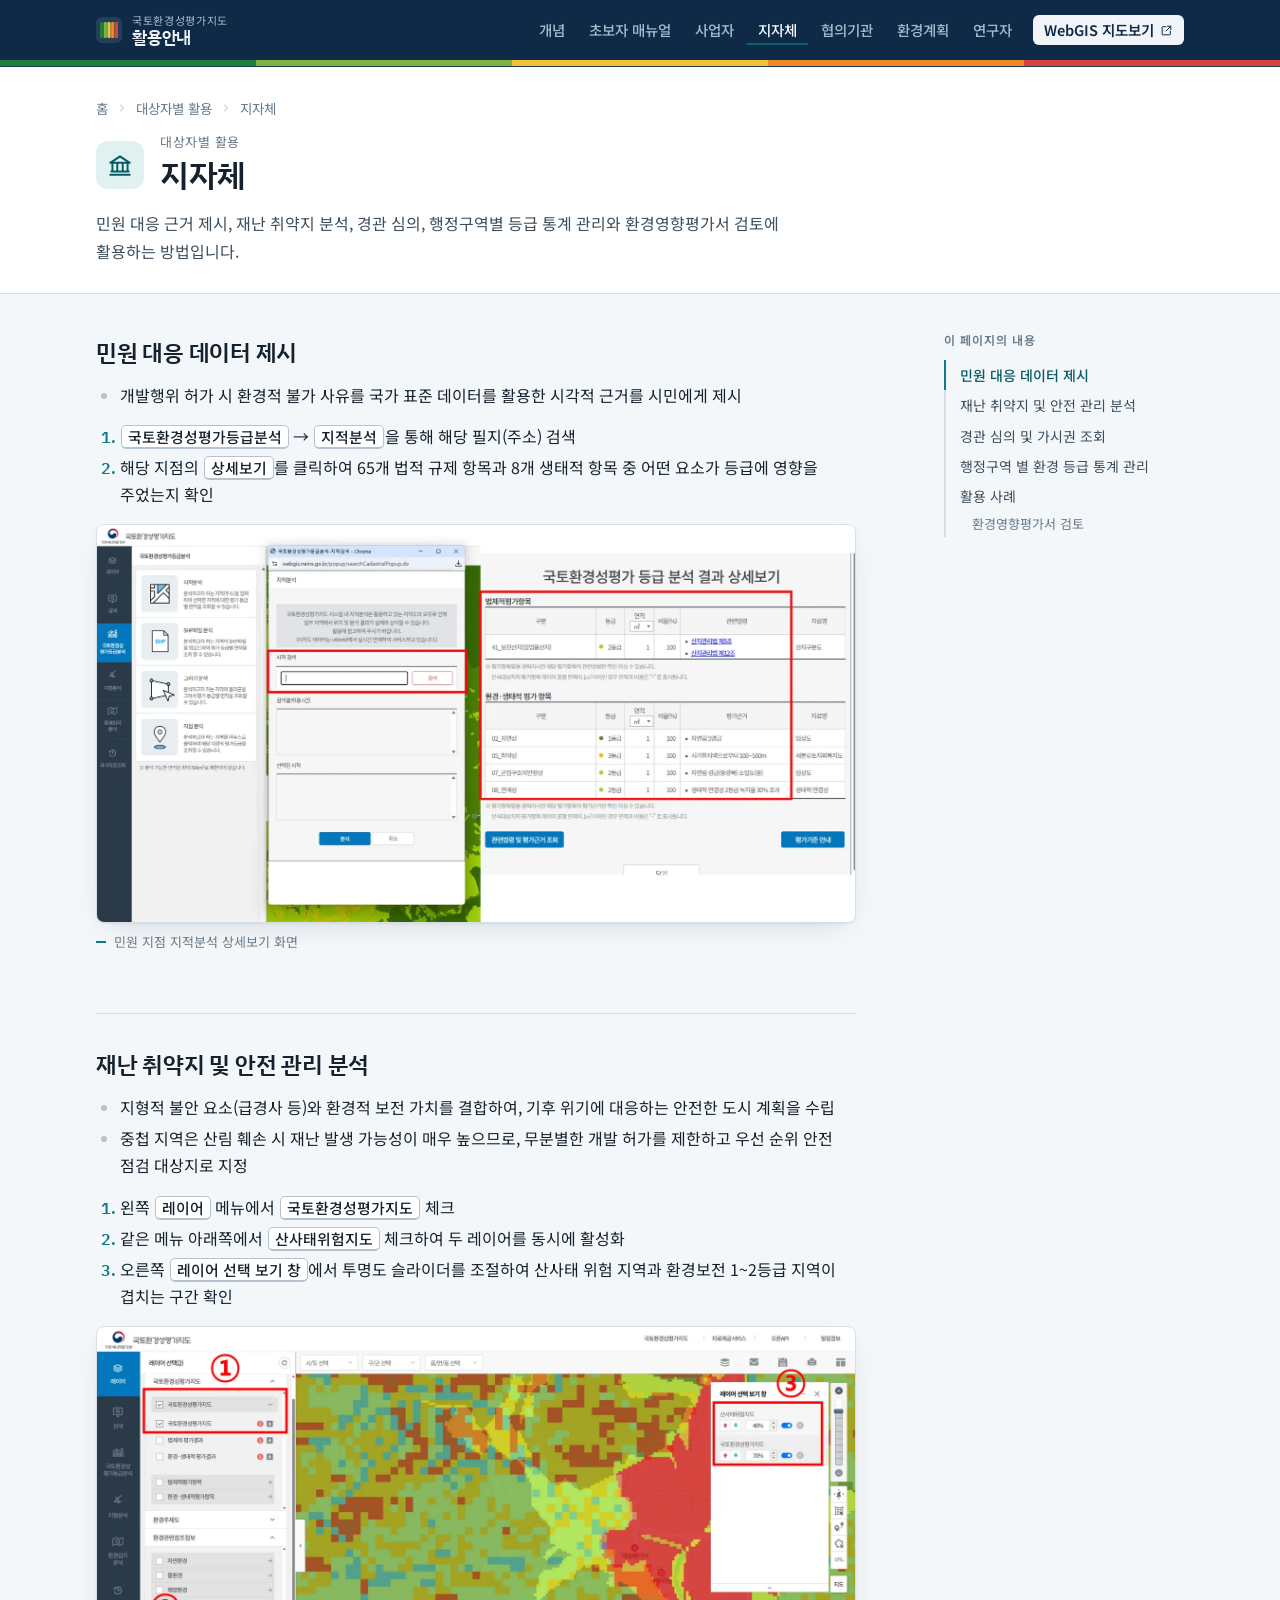
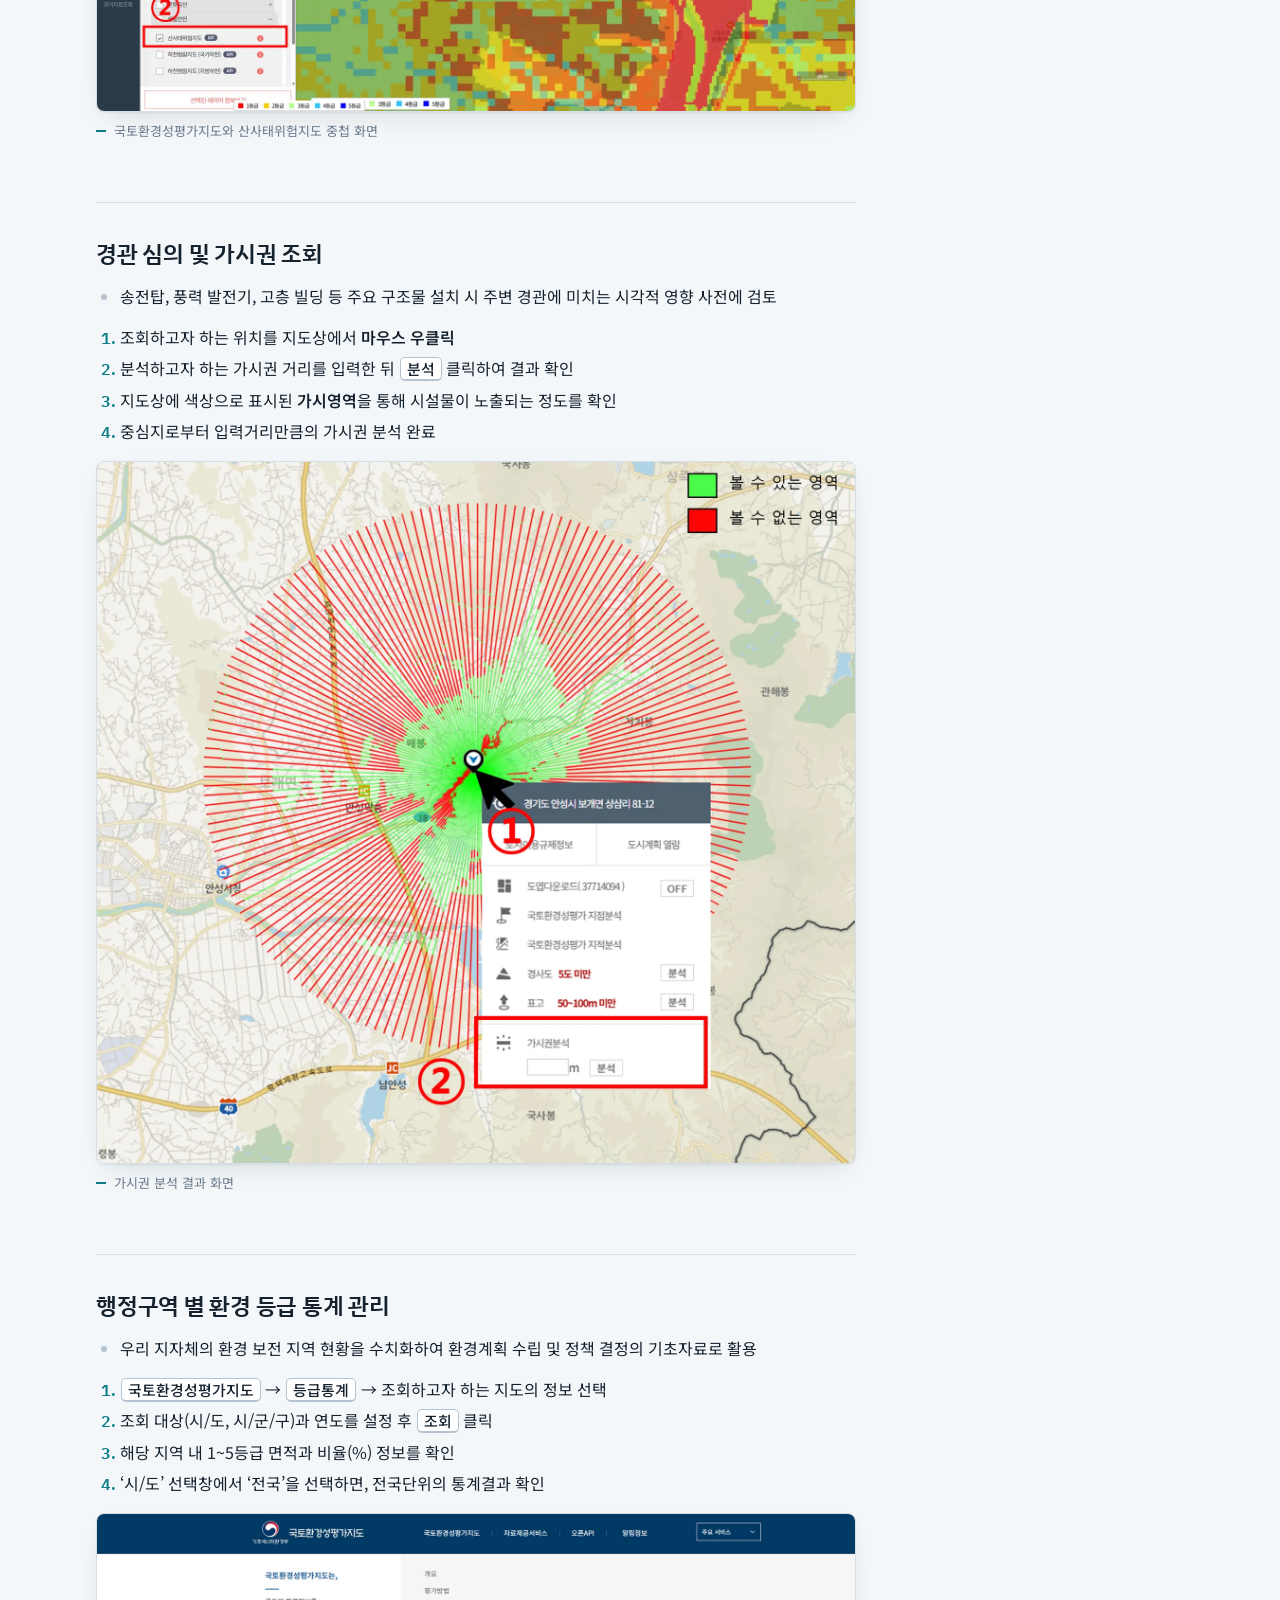
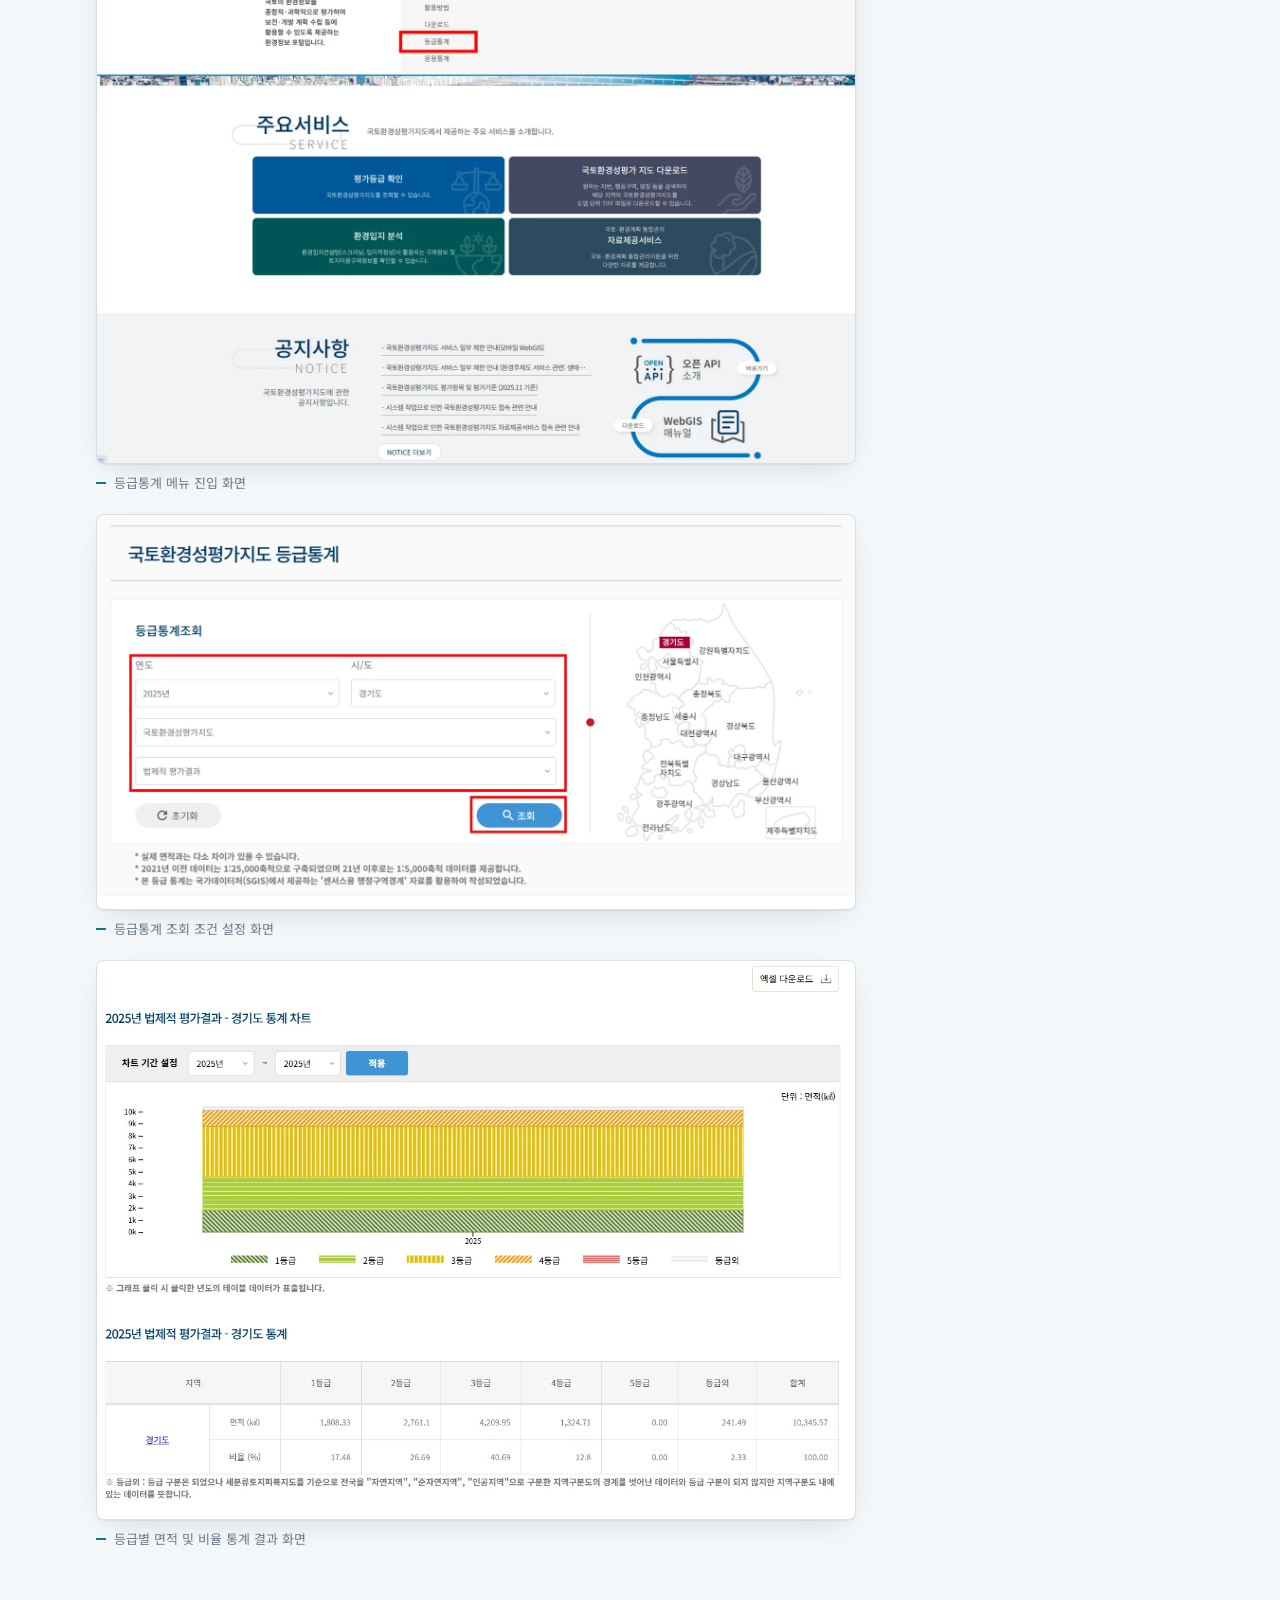
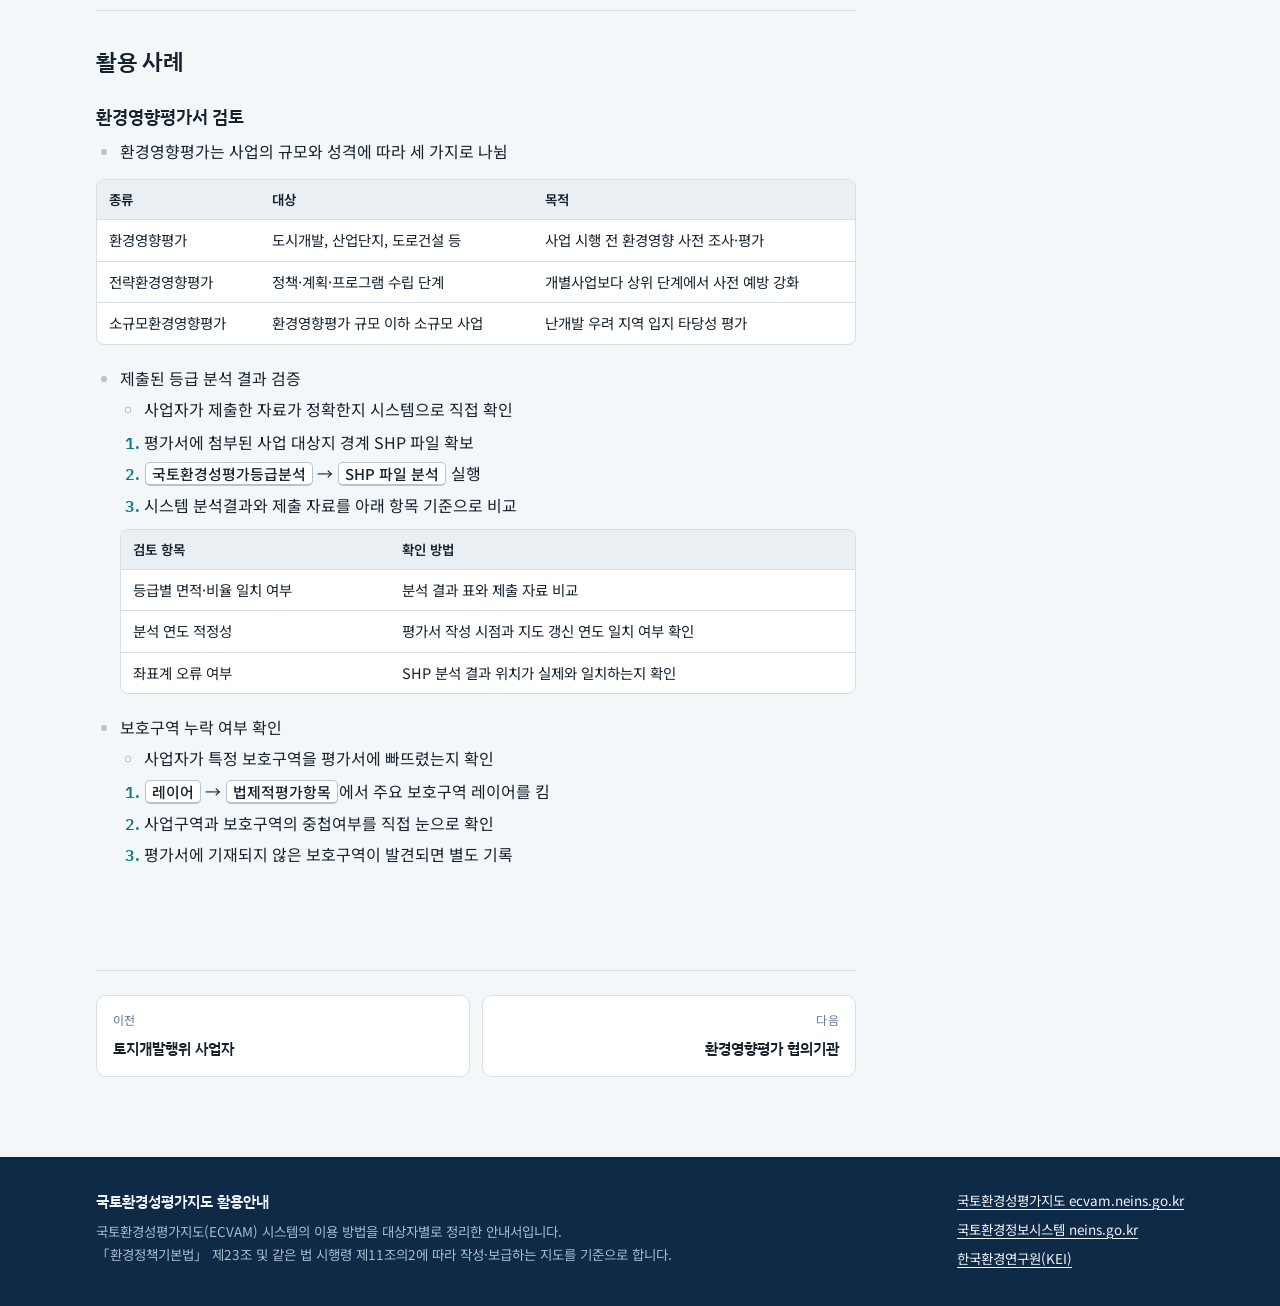
<file: local-gov.html>
<!doctype html>
<html lang="ko">
<head>
<meta charset="utf-8">
<meta name="viewport" content="width=device-width, initial-scale=1, viewport-fit=cover">
<title>지자체 · 국토환경성평가지도 활용안내</title>
<meta name="description" content="민원 대응 근거 제시, 재난 취약지 분석, 경관 심의, 행정구역별 등급 통계 관리와 환경영향평가서 검토에 활용하는 방법입니다.">
<meta name="color-scheme" content="light dark">
<link rel="icon" href="assets/favicon.svg" type="image/svg+xml">
<link rel="preconnect" href="https://fonts.googleapis.com">
<link rel="preconnect" href="https://fonts.gstatic.com" crossorigin>
<link rel="stylesheet" href="https://fonts.googleapis.com/css2?family=IBM+Plex+Sans+KR:wght@500;600;700&family=Noto+Sans+KR:wght@400;500;700&family=IBM+Plex+Mono:wght@400;500&display=swap">
<link rel="stylesheet" href="assets/style.css">
</head>
<body>
<a class="skip" href="#main">본문으로 건너뛰기</a>
<header class="masthead">
  <div class="wrap">
    <a class="brand" href="index.html"><svg class="mark" viewBox="0 0 26 26" aria-hidden="true"><rect width="26" height="26" rx="6" fill="#fff" fill-opacity=".1"/><rect x="4" y="5" width="3.2" height="16" rx="1" fill="var(--g1)"/><rect x="7.7" y="5" width="3.2" height="16" rx="1" fill="var(--g2)"/><rect x="11.4" y="5" width="3.2" height="16" rx="1" fill="var(--g3)"/><rect x="15.1" y="5" width="3.2" height="16" rx="1" fill="var(--g4)"/><rect x="18.8" y="5" width="3.2" height="16" rx="1" fill="var(--g5)"/></svg><span><small>국토환경성평가지도</small>활용안내</span></a>
    <button class="nav-toggle" type="button" aria-expanded="false" aria-controls="nav"><svg class="" viewBox="0 0 24 24" fill="none" stroke="currentColor" stroke-width="1.8" stroke-linecap="round" stroke-linejoin="round" aria-hidden="true"><path d="M4 7h16M4 12h16M4 17h16"/></svg> 메뉴</button>
    <nav class="nav" id="nav" aria-label="주요 메뉴">
<a href="concept.html">개념</a><a href="guide.html">초보자 매뉴얼</a><a href="developer.html">사업자</a><a href="local-gov.html" aria-current="page">지자체</a><a href="eia.html">협의기관</a><a href="planning.html">환경계획</a><a href="researcher.html">연구자</a>      <a class="ext" href="https://ecvam.neins.go.kr" target="_blank" rel="noopener">WebGIS 지도보기 <svg class="" viewBox="0 0 24 24" fill="none" stroke="currentColor" stroke-width="1.8" stroke-linecap="round" stroke-linejoin="round" aria-hidden="true"><path d="M14 4h6v6M20 4l-9 9M19 13v6a1 1 0 0 1-1 1H5a1 1 0 0 1-1-1V6a1 1 0 0 1 1-1h6"/></svg></a>
    </nav>
  </div>
  <div class="grade-band" aria-hidden="true"><i></i><i></i><i></i><i></i><i></i></div>
</header>
<main id="main">
  <div class="page-head">
    <div class="wrap">
      <nav class="crumbs" aria-label="현재 위치"><a href="index.html">홈</a><svg class="" viewBox="0 0 24 24" fill="none" stroke="currentColor" stroke-width="1.8" stroke-linecap="round" stroke-linejoin="round" aria-hidden="true"><path d="M9 6l6 6-6 6"/></svg><span>대상자별 활용</span><svg class="" viewBox="0 0 24 24" fill="none" stroke="currentColor" stroke-width="1.8" stroke-linecap="round" stroke-linejoin="round" aria-hidden="true"><path d="M9 6l6 6-6 6"/></svg><span>지자체</span></nav>
      <div class="page-title"><div class="ico"><svg class="" viewBox="0 0 24 24" fill="none" stroke="currentColor" stroke-width="1.8" stroke-linecap="round" stroke-linejoin="round" aria-hidden="true"><path d="M3 21h18M4 18h16M5 10v8M9.5 10v8M14.5 10v8M19 10v8M3 10h18L12 4z"/></svg></div><h1><small>대상자별 활용</small>지자체</h1></div>
      <p class="page-lead">민원 대응 근거 제시, 재난 취약지 분석, 경관 심의, 행정구역별 등급 통계 관리와 환경영향평가서 검토에 활용하는 방법입니다.</p>
    </div>
  </div>
  <div class="wrap layout">
    <div class="content">
      <div class="units"><article class="unit" id="complaints"><h2>민원 대응 데이터 제시</h2><ul>
<li>개발행위 허가 시 환경적 불가 사유를 국가 표준 데이터를 활용한 시각적 근거를 시민에게 제시</li>
</ul>
<ol>
<li><kbd class="ui">국토환경성평가등급분석</kbd> → <kbd class="ui">지적분석</kbd>을 통해 해당 필지(주소) 검색</li>
<li>해당 지점의 <kbd class="ui">상세보기</kbd>를 클릭하여 65개 법적 규제 항목과 8개 생태적 항목 중 어떤 요소가 등급에 영향을 주었는지 확인</li>
</ol>
<figure class="shot figure"><a href="assets/img/local-gov/p01-1.webp"><img alt="민원 지점 지적분석 상세보기 화면" height="837" loading="lazy" src="assets/img/local-gov/p01-1.webp" width="1600"/></a><figcaption>민원 지점 지적분석 상세보기 화면</figcaption></figure></article><article class="unit" id="disaster"><h2>재난 취약지 및 안전 관리 분석</h2><ul>
<li>지형적 불안 요소(급경사 등)와 환경적 보전 가치를 결합하여, 기후 위기에 대응하는 안전한 도시 계획을 수립</li>
<li>중첩 지역은 산림 훼손 시 재난 발생 가능성이 매우 높으므로, 무분별한 개발 허가를 제한하고 우선 순위 안전 점검 대상지로 지정</li>
</ul>
<ol>
<li>왼쪽 <kbd class="ui">레이어</kbd> 메뉴에서 <kbd class="ui">국토환경성평가지도</kbd> 체크</li>
<li>같은 메뉴 아래쪽에서 <kbd class="ui">산사태위험지도</kbd> 체크하여 두 레이어를 동시에 활성화</li>
<li>오른쪽 <kbd class="ui">레이어 선택 보기 창</kbd>에서 투명도 슬라이더를 조절하여 산사태 위험 지역과 환경보전 1~2등급 지역이 겹치는 구간 확인</li>
</ol>
<figure class="shot figure"><a href="assets/img/local-gov/p02-1.webp"><img alt="국토환경성평가지도와 산사태위험지도 중첩 화면" height="810" loading="lazy" src="assets/img/local-gov/p02-1.webp" width="1600"/></a><figcaption>국토환경성평가지도와 산사태위험지도 중첩 화면</figcaption></figure></article><article class="unit" id="viewshed"><h2>경관 심의 및 가시권 조회</h2><ul>
<li>송전탑, 풍력 발전기, 고층 빌딩 등 주요 구조물 설치 시 주변 경관에 미치는 시각적 영향 사전에 검토</li>
</ul>
<ol>
<li>조회하고자 하는 위치를 지도상에서 <strong>마우스 우클릭</strong></li>
<li>분석하고자 하는 가시권 거리를 입력한 뒤 <kbd class="ui">분석</kbd> 클릭하여 결과 확인</li>
<li>지도상에 색상으로 표시된 <strong>가시영역</strong>을 통해 시설물이 노출되는 정도를 확인</li>
<li>중심지로부터 입력거리만큼의 가시권 분석 완료</li>
</ol>
<figure class="shot figure"><a href="assets/img/local-gov/p03-1.webp"><img alt="가시권 분석 결과 화면" height="1480" loading="lazy" src="assets/img/local-gov/p03-1.webp" width="1600"/></a><figcaption>가시권 분석 결과 화면</figcaption></figure></article><article class="unit" id="statistics"><h2>행정구역 별 환경 등급 통계 관리</h2><ul>
<li>우리 지자체의 환경 보전 지역 현황을 수치화하여 환경계획 수립 및 정책 결정의 기초자료로 활용</li>
</ul>
<ol>
<li><kbd class="ui">국토환경성평가지도</kbd> → <kbd class="ui">등급통계</kbd> → 조회하고자 하는 지도의 정보 선택</li>
<li>조회 대상(시/도, 시/군/구)과 연도를 설정 후 <kbd class="ui">조회</kbd> 클릭</li>
<li>해당 지역 내 1~5등급 면적과 비율(%) 정보를 확인</li>
<li>‘시/도’ 선택창에서 ‘전국’을 선택하면, 전국단위의 통계결과 확인</li>
</ol>
<figure class="shot figure"><a href="assets/img/local-gov/p04-1.webp"><img alt="등급통계 메뉴 진입 화면" height="1158" loading="lazy" src="assets/img/local-gov/p04-1.webp" width="1600"/></a><figcaption>등급통계 메뉴 진입 화면</figcaption></figure>
<figure class="shot figure"><a href="assets/img/local-gov/p04-2.webp"><img alt="등급통계 조회 조건 설정 화면" height="833" loading="lazy" src="assets/img/local-gov/p04-2.webp" width="1600"/></a><figcaption>등급통계 조회 조건 설정 화면</figcaption></figure>
<figure class="shot figure"><a href="assets/img/local-gov/p04-3.webp"><img alt="등급별 면적 및 비율 통계 결과 화면" height="912" loading="lazy" src="assets/img/local-gov/p04-3.webp" width="1240"/></a><figcaption>등급별 면적 및 비율 통계 결과 화면</figcaption></figure></article><article class="unit" id="cases"><h2>활용 사례</h2><h3 id="cases-1">환경영향평가서 검토</h3>
<ul>
<li>환경영향평가는 사업의 규모와 성격에 따라 세 가지로 나뉨</li>
</ul>
<div class="table-wrap"><table>
<thead>
<tr>
<th>종류</th>
<th>대상</th>
<th>목적</th>
</tr>
</thead>
<tbody>
<tr>
<td>환경영향평가</td>
<td>도시개발, 산업단지, 도로건설 등</td>
<td>사업 시행 전 환경영향 사전 조사·평가</td>
</tr>
<tr>
<td>전략환경영향평가</td>
<td>정책·계획·프로그램 수립 단계</td>
<td>개별사업보다 상위 단계에서 사전 예방 강화</td>
</tr>
<tr>
<td>소규모환경영향평가</td>
<td>환경영향평가 규모 이하 소규모 사업</td>
<td>난개발 우려 지역 입지 타당성 평가</td>
</tr>
</tbody>
</table></div>
<ul>
<li>
<p>제출된 등급 분석 결과 검증</p>
<ul>
<li>사업자가 제출한 자료가 정확한지 시스템으로 직접 확인</li>
</ul>
<ol>
<li>평가서에 첨부된 사업 대상지 경계 SHP 파일 확보</li>
<li><kbd class="ui">국토환경성평가등급분석</kbd> → <kbd class="ui">SHP 파일 분석</kbd> 실행</li>
<li>시스템 분석결과와 제출 자료를 아래 항목 기준으로 비교</li>
</ol>
<div class="table-wrap"><table>
<thead>
<tr>
<th>검토 항목</th>
<th>확인 방법</th>
</tr>
</thead>
<tbody>
<tr>
<td>등급별 면적·비율 일치 여부</td>
<td>분석 결과 표와 제출 자료 비교</td>
</tr>
<tr>
<td>분석 연도 적정성</td>
<td>평가서 작성 시점과 지도 갱신 연도 일치 여부 확인</td>
</tr>
<tr>
<td>좌표계 오류 여부</td>
<td>SHP 분석 결과 위치가 실제와 일치하는지 확인</td>
</tr>
</tbody>
</table></div>
</li>
<li>
<p>보호구역 누락 여부 확인</p>
<ul>
<li>사업자가 특정 보호구역을 평가서에 빠뜨렸는지 확인</li>
</ul>
<ol>
<li><kbd class="ui">레이어</kbd> → <kbd class="ui">법제적평가항목</kbd>에서 주요 보호구역 레이어를 킴</li>
<li>사업구역과 보호구역의 중첩여부를 직접 눈으로 확인</li>
<li>평가서에 기재되지 않은 보호구역이 발견되면 별도 기록</li>
</ol>
</li>
</ul></article></div>
      <nav class="pager" aria-label="이전·다음 안내">
<a class="prev" href="developer.html"><small>이전</small><b>토지개발행위 사업자</b></a><a class="next" href="eia.html"><small>다음</small><b>환경영향평가 협의기관</b></a>      </nav>
    </div>
    <details class="toc" open>
      <summary>이 페이지의 내용</summary>
      <div class="toc-title">이 페이지의 내용</div>
      <ol>
<li><a href="#complaints">민원 대응 데이터 제시</a></li><li><a href="#disaster">재난 취약지 및 안전 관리 분석</a></li><li><a href="#viewshed">경관 심의 및 가시권 조회</a></li><li><a href="#statistics">행정구역 별 환경 등급 통계 관리</a></li><li><a href="#cases">활용 사례</a><ol><li><a href="#cases-1">환경영향평가서 검토</a></li></ol></li>      </ol>
    </details>
  </div>
</main>
<footer class="footer">
  <div class="wrap">
    <div>
      <b>국토환경성평가지도 활용안내</b>
      <p>국토환경성평가지도(ECVAM) 시스템의 이용 방법을 대상자별로 정리한 안내서입니다.<br>「환경정책기본법」 제23조 및 같은 법 시행령 제11조의2에 따라 작성·보급하는 지도를 기준으로 합니다.</p>
    </div>
    <ul>
      <li><a href="https://ecvam.neins.go.kr" target="_blank" rel="noopener">국토환경성평가지도 ecvam.neins.go.kr</a></li>
      <li><a href="https://www.neins.go.kr" target="_blank" rel="noopener">국토환경정보시스템 neins.go.kr</a></li>
      <li><a href="https://www.kei.re.kr" target="_blank" rel="noopener">한국환경연구원(KEI)</a></li>
    </ul>
  </div>
</footer>
<script src="assets/site.js"></script>
</body>
</html>
</file>
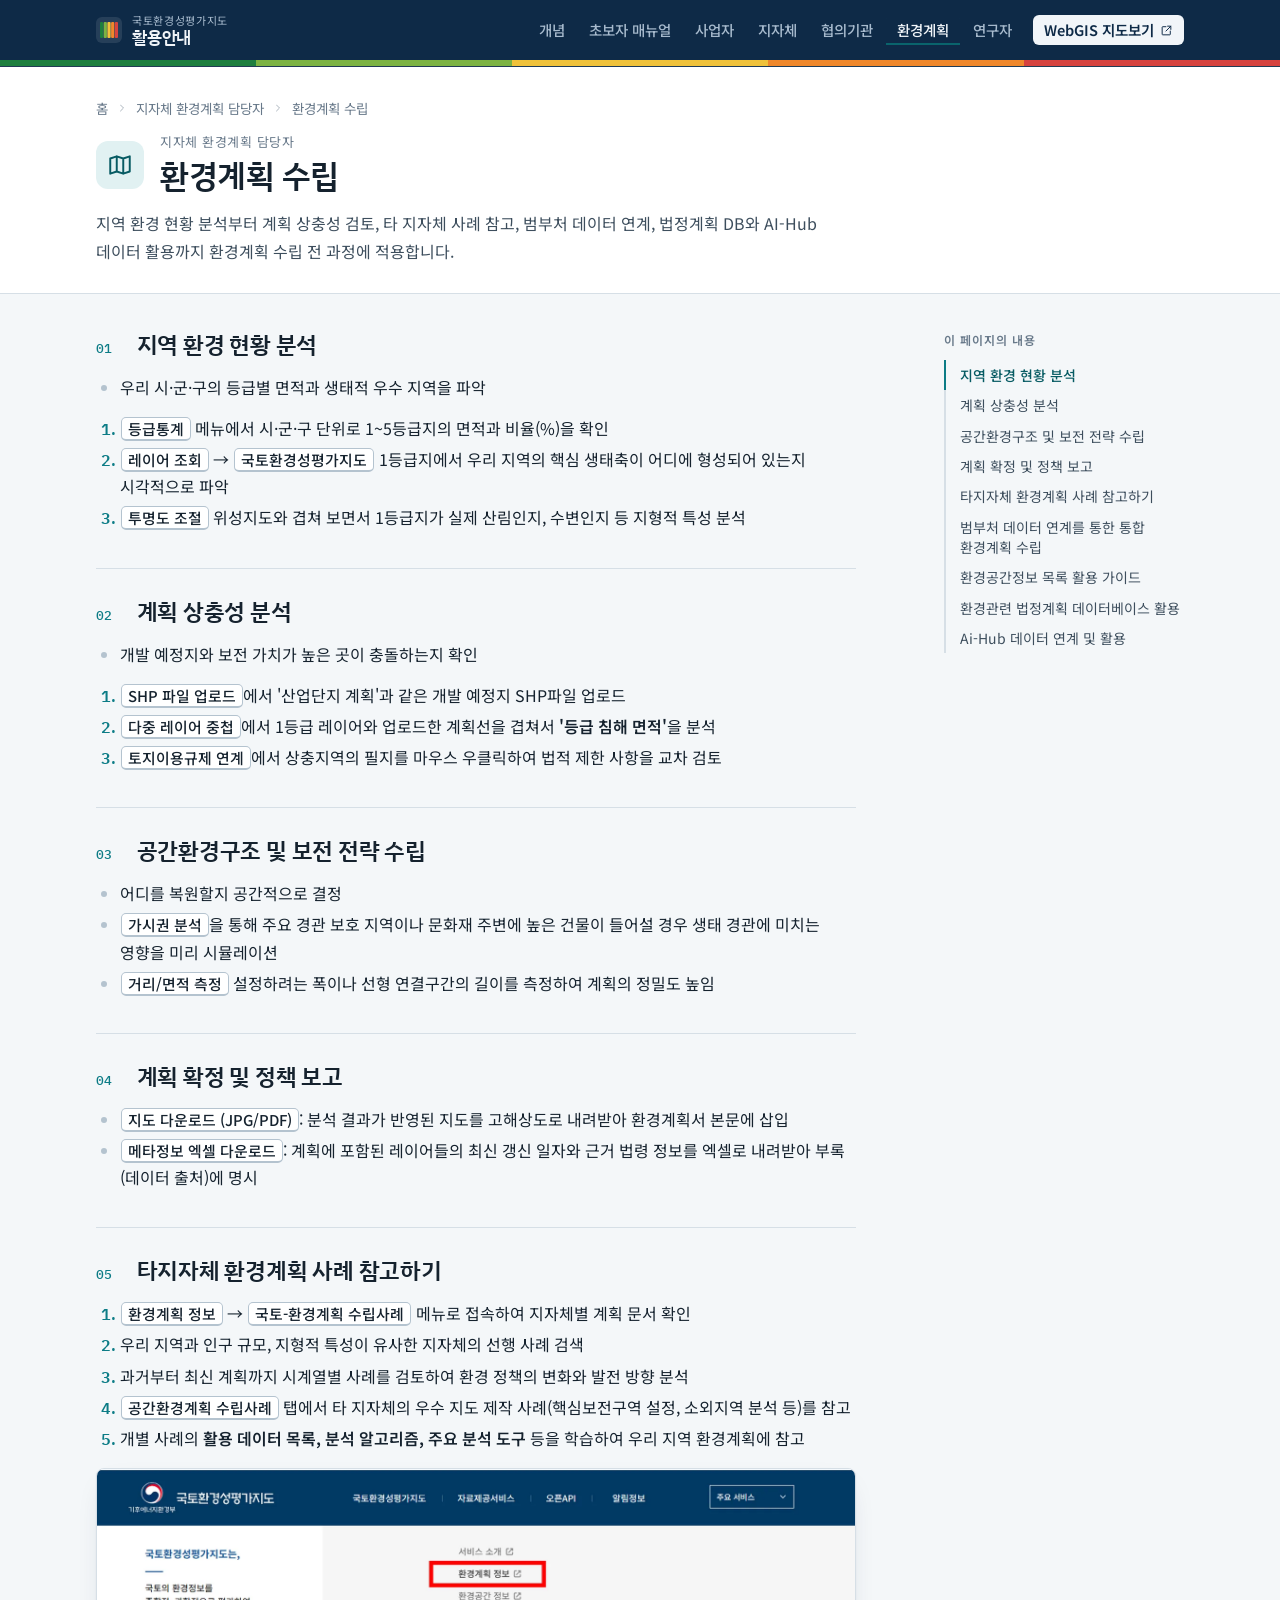
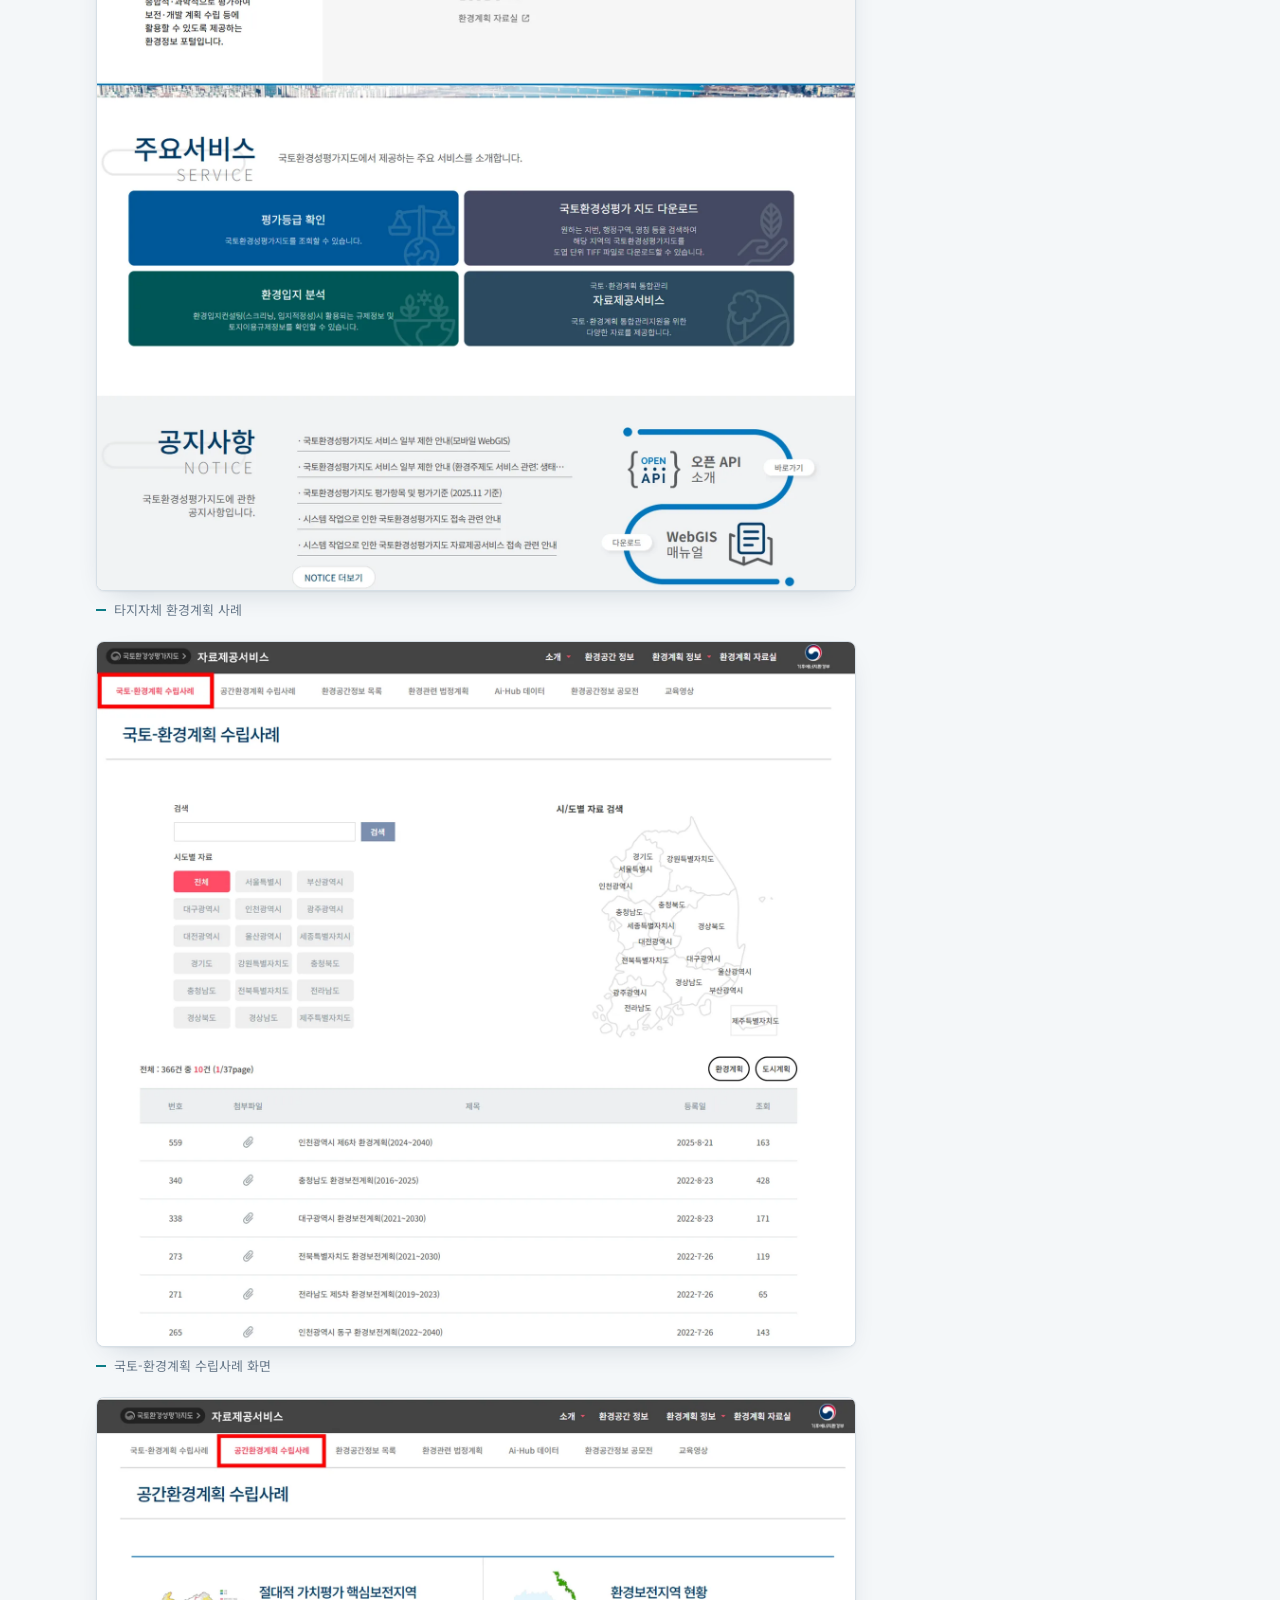
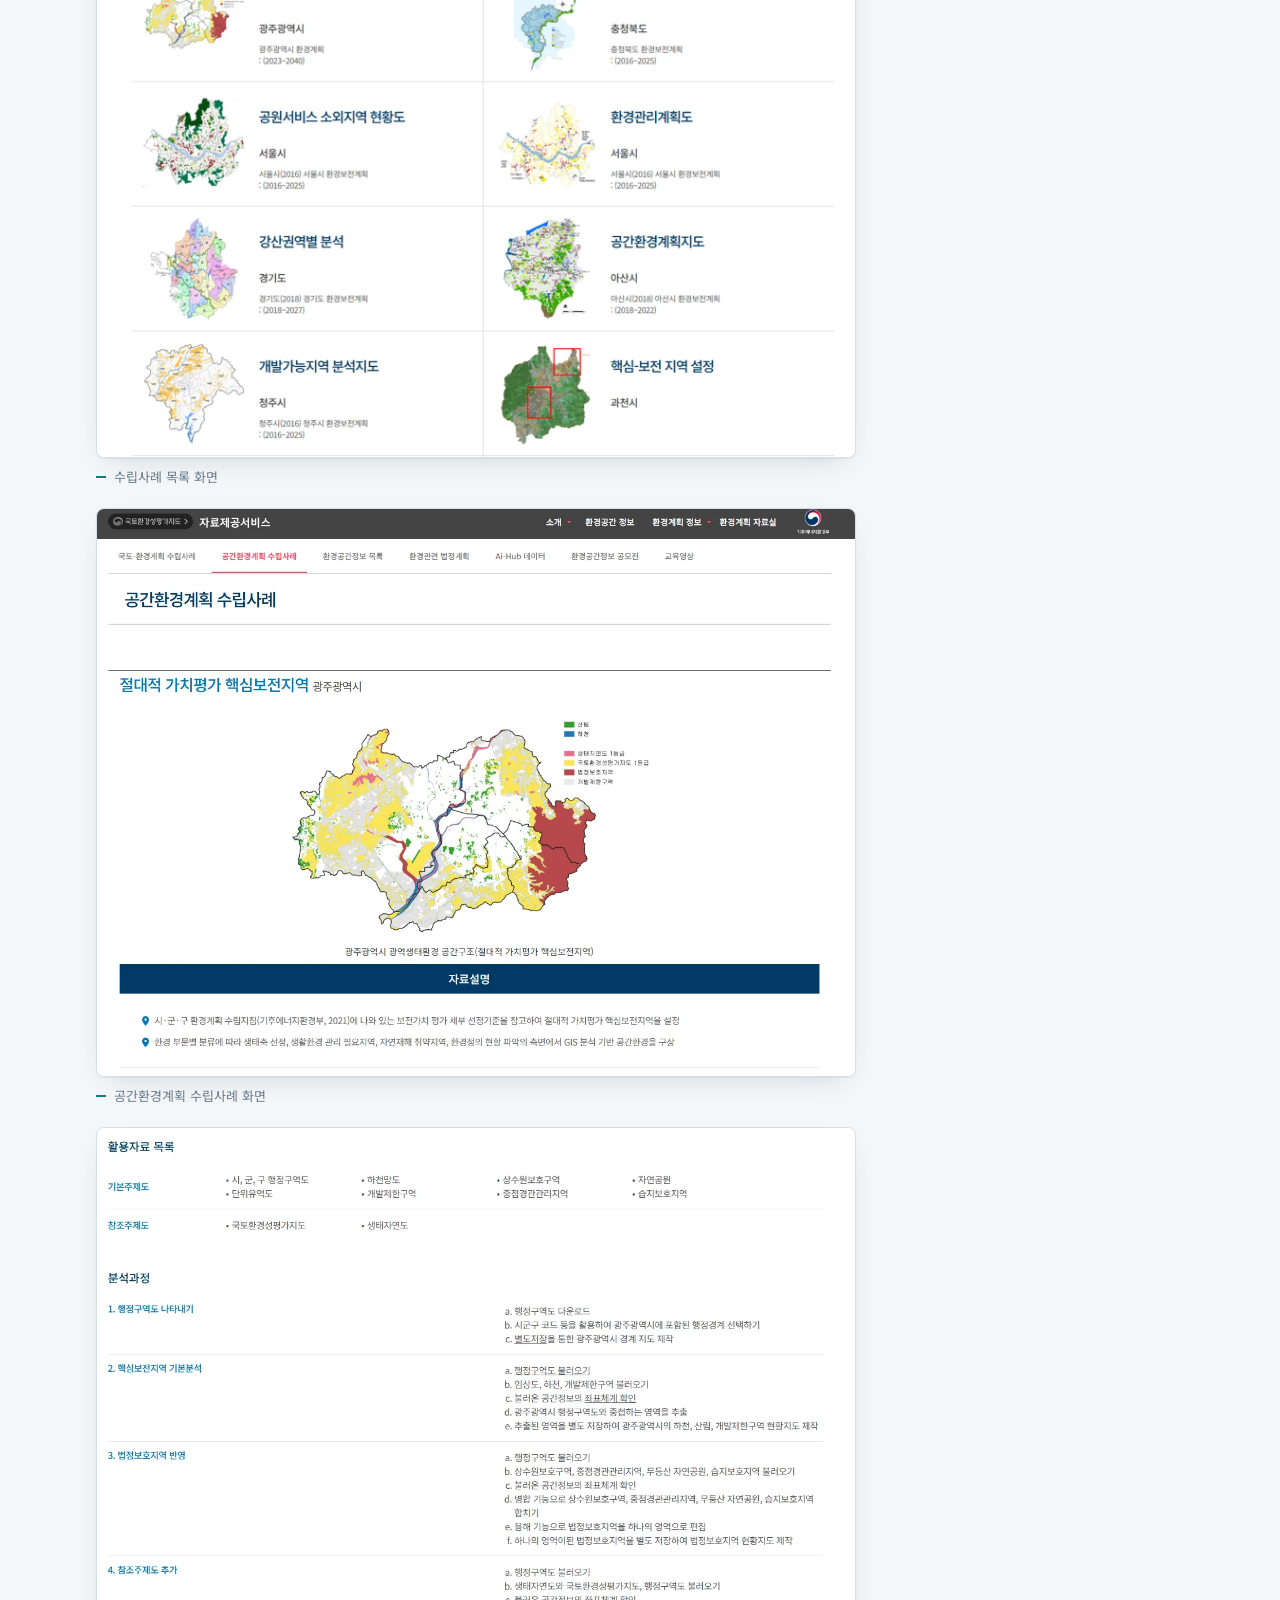
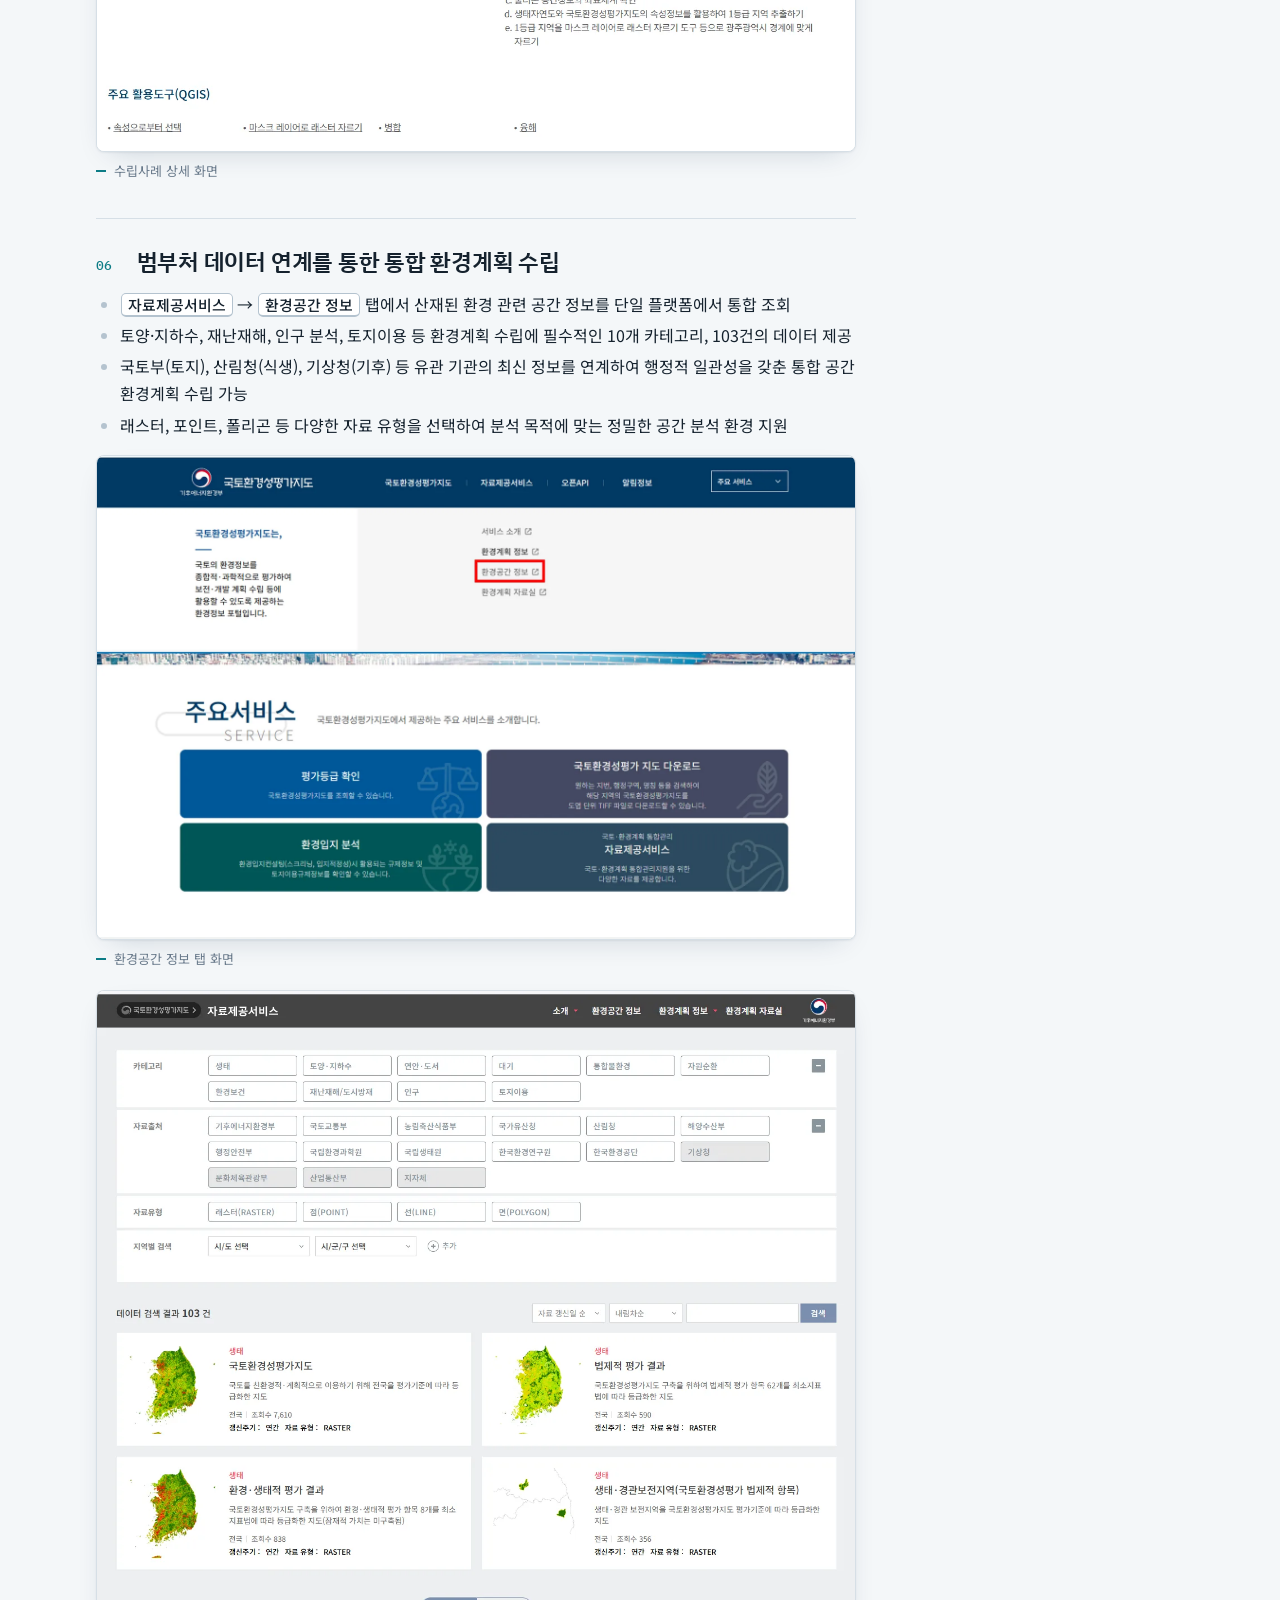
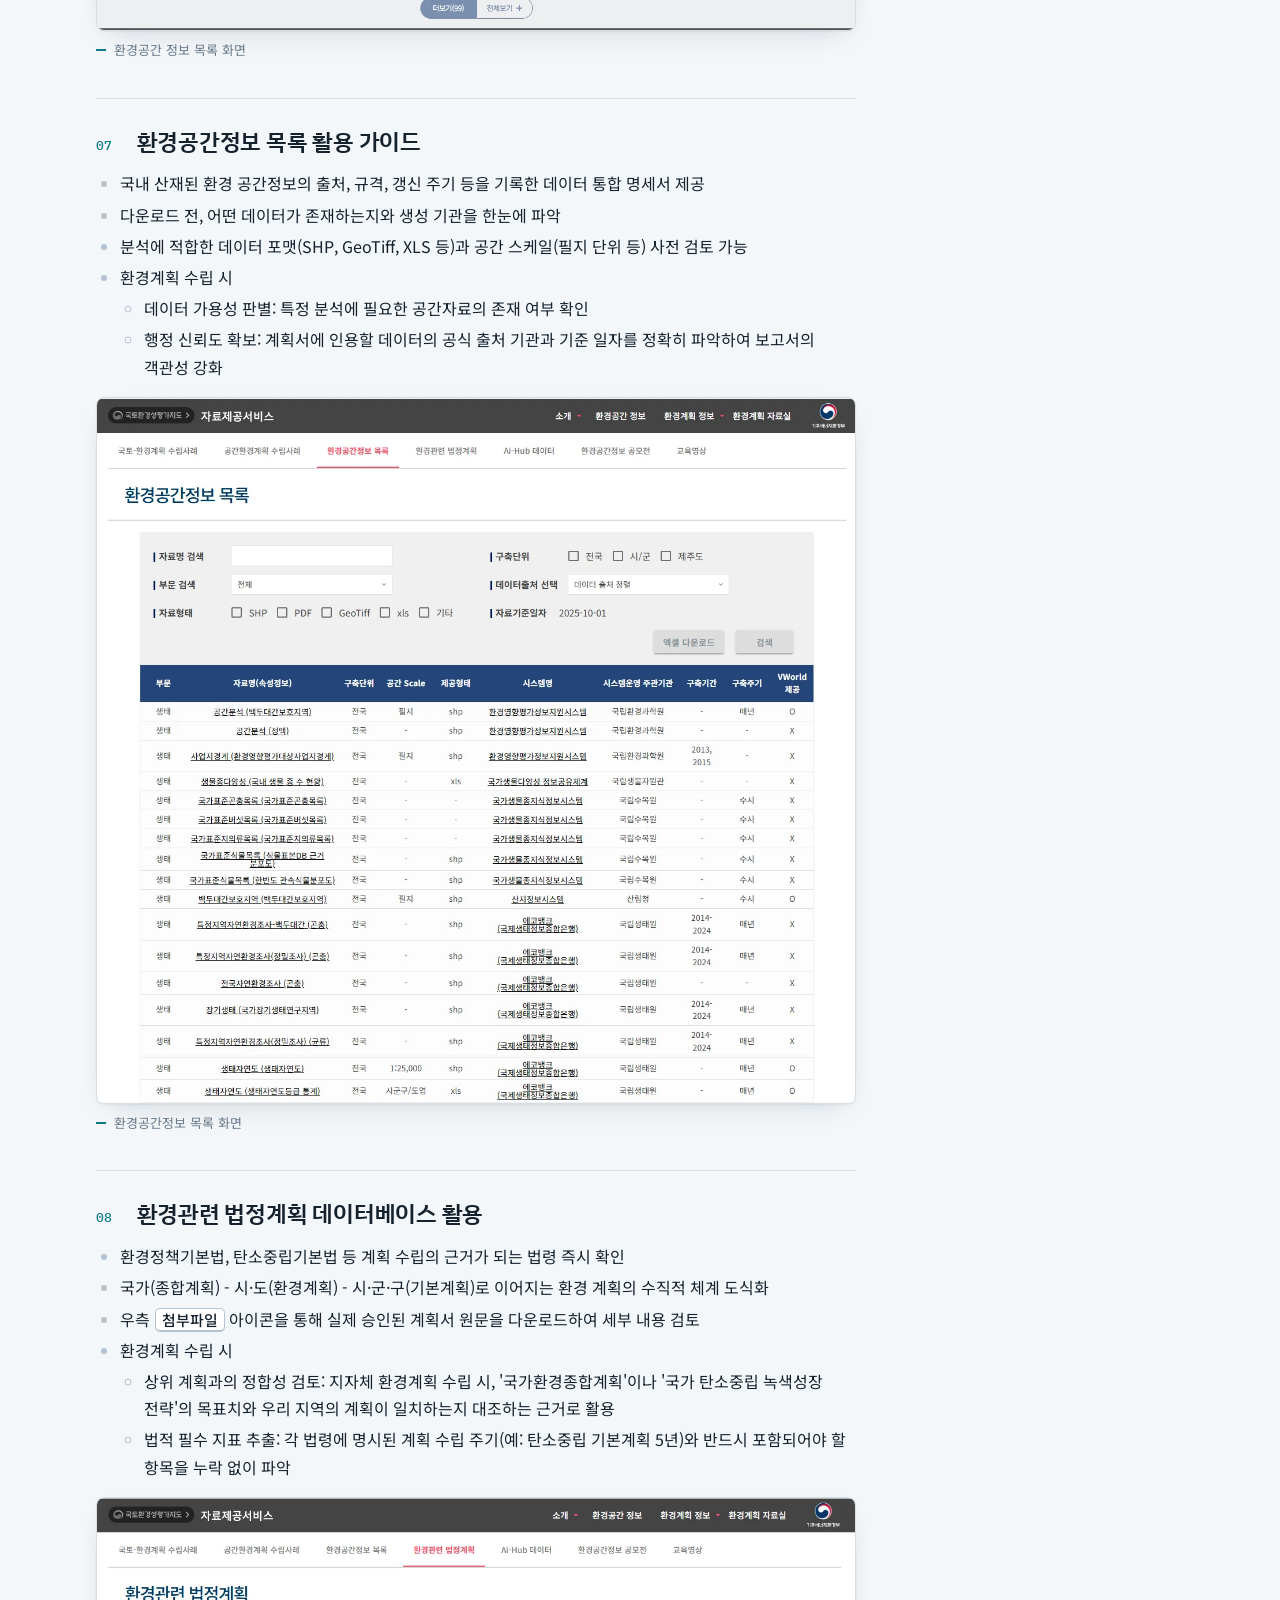
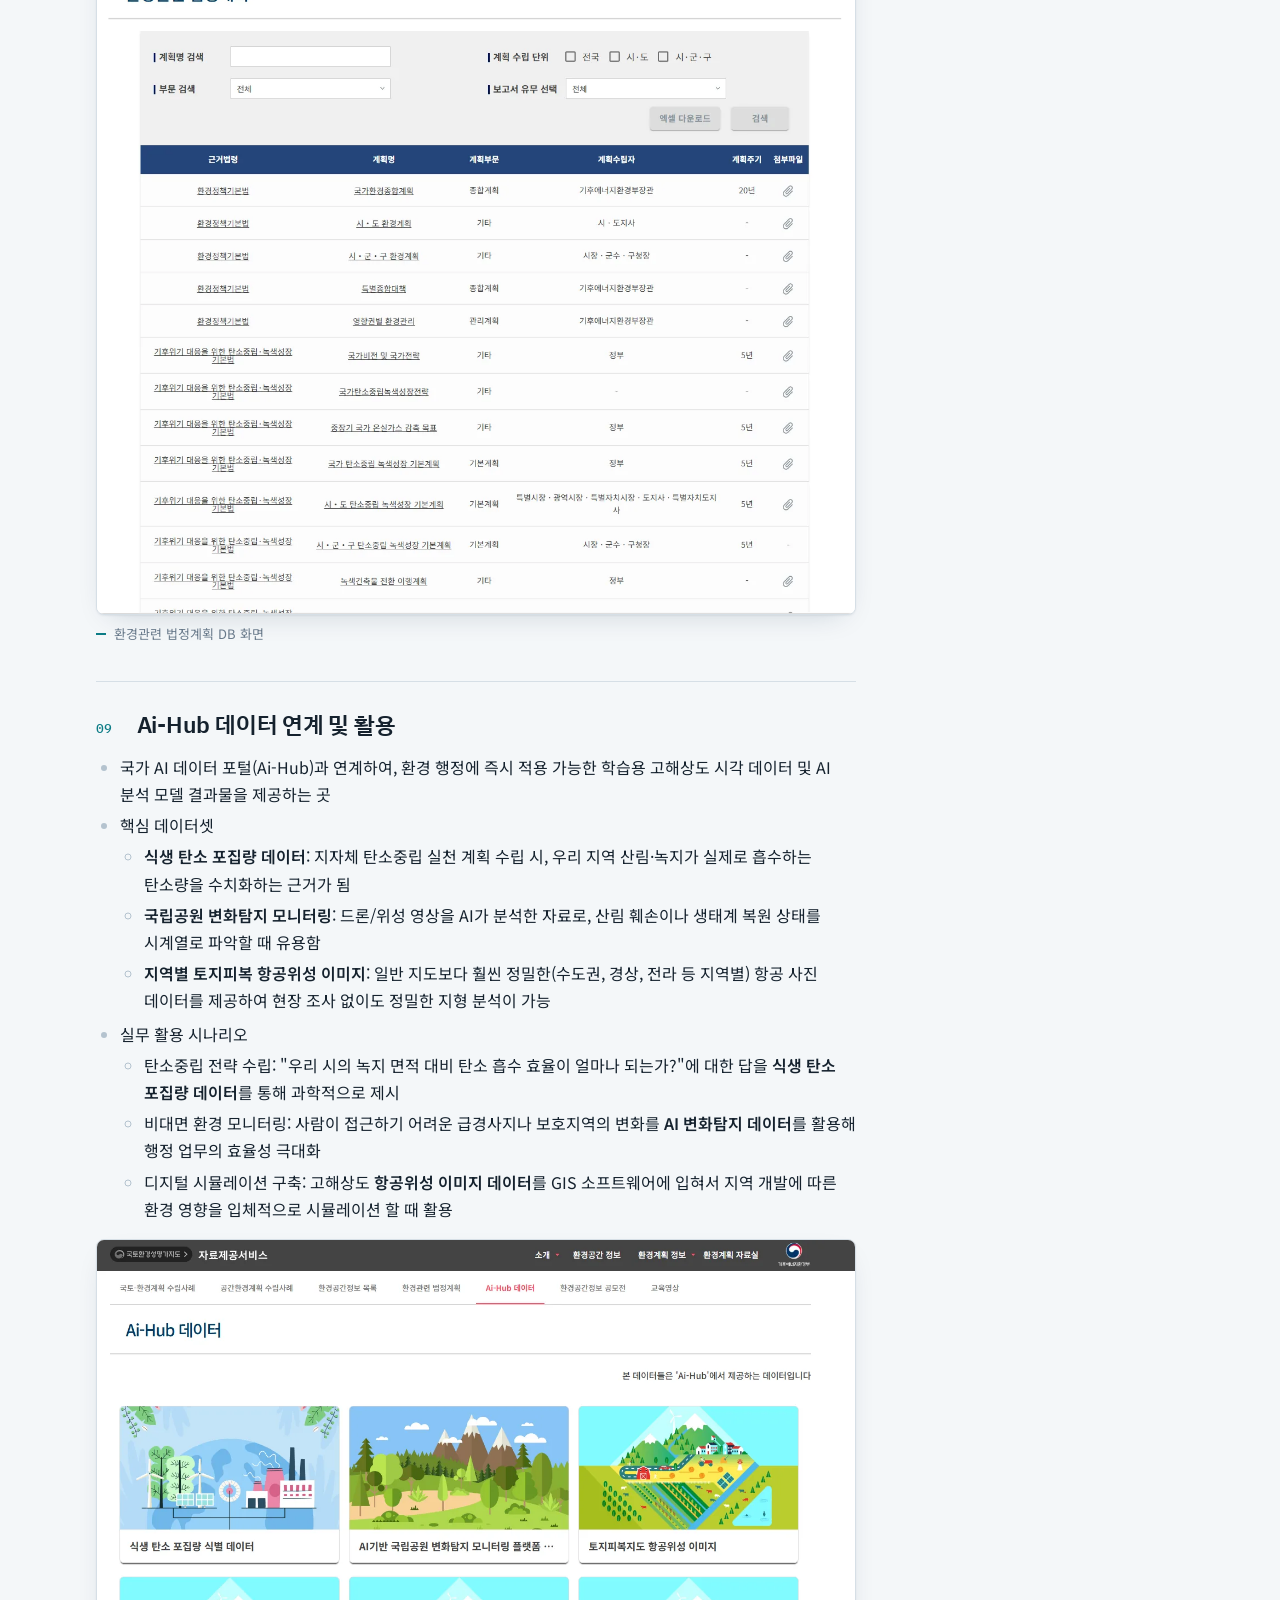
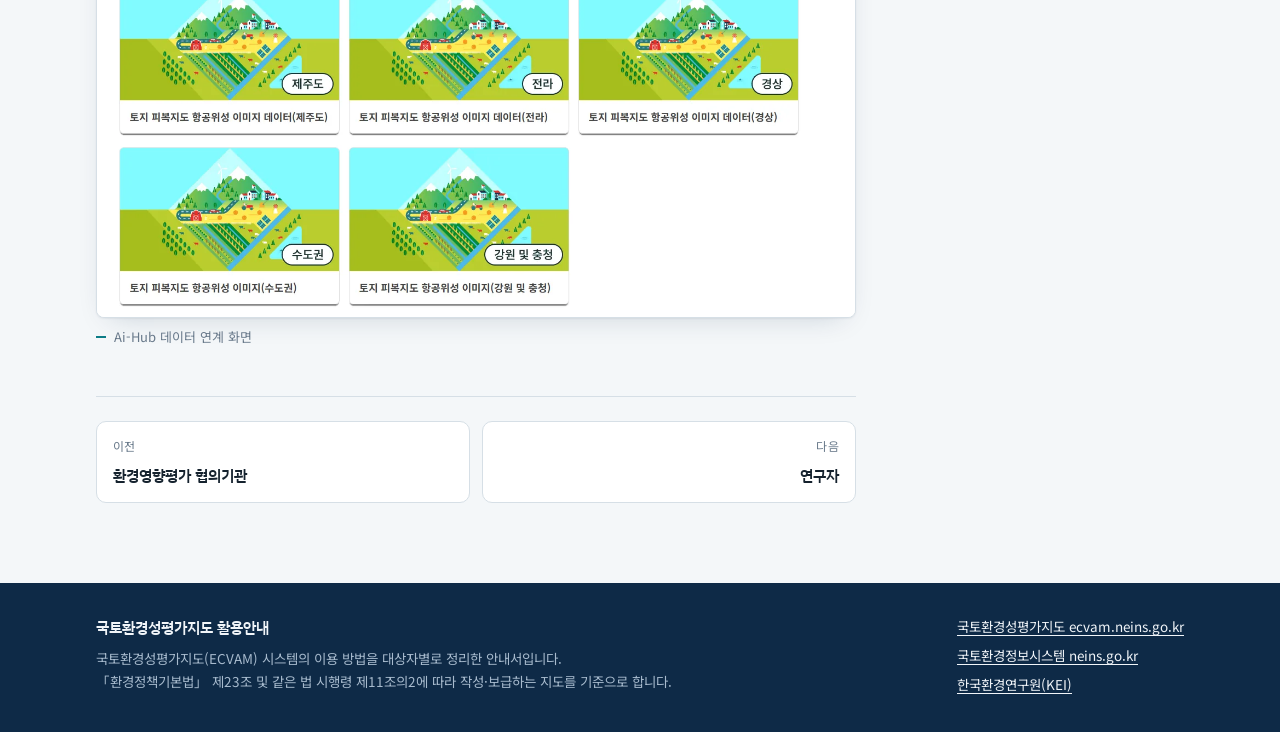
<file: planning.html>
<!doctype html>
<html lang="ko">
<head>
<meta charset="utf-8">
<meta name="viewport" content="width=device-width, initial-scale=1, viewport-fit=cover">
<title>환경계획 수립 · 국토환경성평가지도 활용안내</title>
<meta name="description" content="지역 환경 현황 분석부터 계획 상충성 검토, 타 지자체 사례 참고, 범부처 데이터 연계, 법정계획 DB와 AI-Hub 데이터 활용까지 환경계획 수립 전 과정에 적용합니다.">
<meta name="color-scheme" content="light dark">
<link rel="icon" href="assets/favicon.svg" type="image/svg+xml">
<link rel="preconnect" href="https://fonts.googleapis.com">
<link rel="preconnect" href="https://fonts.gstatic.com" crossorigin>
<link rel="stylesheet" href="https://fonts.googleapis.com/css2?family=IBM+Plex+Sans+KR:wght@500;600;700&family=Noto+Sans+KR:wght@400;500;700&family=IBM+Plex+Mono:wght@400;500&display=swap">
<link rel="stylesheet" href="assets/style.css">
</head>
<body>
<a class="skip" href="#main">본문으로 건너뛰기</a>
<header class="masthead">
  <div class="wrap">
    <a class="brand" href="index.html"><svg class="mark" viewBox="0 0 26 26" aria-hidden="true"><rect width="26" height="26" rx="6" fill="#fff" fill-opacity=".1"/><rect x="4" y="5" width="3.2" height="16" rx="1" fill="var(--g1)"/><rect x="7.7" y="5" width="3.2" height="16" rx="1" fill="var(--g2)"/><rect x="11.4" y="5" width="3.2" height="16" rx="1" fill="var(--g3)"/><rect x="15.1" y="5" width="3.2" height="16" rx="1" fill="var(--g4)"/><rect x="18.8" y="5" width="3.2" height="16" rx="1" fill="var(--g5)"/></svg><span><small>국토환경성평가지도</small>활용안내</span></a>
    <button class="nav-toggle" type="button" aria-expanded="false" aria-controls="nav"><svg class="" viewBox="0 0 24 24" fill="none" stroke="currentColor" stroke-width="1.8" stroke-linecap="round" stroke-linejoin="round" aria-hidden="true"><path d="M4 7h16M4 12h16M4 17h16"/></svg> 메뉴</button>
    <nav class="nav" id="nav" aria-label="주요 메뉴">
<a href="concept.html">개념</a><a href="guide.html">초보자 매뉴얼</a><a href="developer.html">사업자</a><a href="local-gov.html">지자체</a><a href="eia.html">협의기관</a><a href="planning.html" aria-current="page">환경계획</a><a href="researcher.html">연구자</a>      <a class="ext" href="https://ecvam.neins.go.kr" target="_blank" rel="noopener">WebGIS 지도보기 <svg class="" viewBox="0 0 24 24" fill="none" stroke="currentColor" stroke-width="1.8" stroke-linecap="round" stroke-linejoin="round" aria-hidden="true"><path d="M14 4h6v6M20 4l-9 9M19 13v6a1 1 0 0 1-1 1H5a1 1 0 0 1-1-1V6a1 1 0 0 1 1-1h6"/></svg></a>
    </nav>
  </div>
  <div class="grade-band" aria-hidden="true"><i></i><i></i><i></i><i></i><i></i></div>
</header>
<main id="main">
  <div class="page-head">
    <div class="wrap">
      <nav class="crumbs" aria-label="현재 위치"><a href="index.html">홈</a><svg class="" viewBox="0 0 24 24" fill="none" stroke="currentColor" stroke-width="1.8" stroke-linecap="round" stroke-linejoin="round" aria-hidden="true"><path d="M9 6l6 6-6 6"/></svg><span>지자체 환경계획 담당자</span><svg class="" viewBox="0 0 24 24" fill="none" stroke="currentColor" stroke-width="1.8" stroke-linecap="round" stroke-linejoin="round" aria-hidden="true"><path d="M9 6l6 6-6 6"/></svg><span>환경계획 수립</span></nav>
      <div class="page-title"><div class="ico"><svg class="" viewBox="0 0 24 24" fill="none" stroke="currentColor" stroke-width="1.8" stroke-linecap="round" stroke-linejoin="round" aria-hidden="true"><path d="M9 4 3 6v14l6-2 6 2 6-2V4l-6 2-6-2zM9 4v14M15 6v14"/></svg></div><h1><small>지자체 환경계획 담당자</small>환경계획 수립</h1></div>
      <p class="page-lead">지역 환경 현황 분석부터 계획 상충성 검토, 타 지자체 사례 참고, 범부처 데이터 연계, 법정계획 DB와 AI-Hub 데이터 활용까지 환경계획 수립 전 과정에 적용합니다.</p>
    </div>
  </div>
  <div class="wrap layout">
    <div class="content">
      <div class="single"><h2 id="status"><span class="num">01</span>지역 환경 현황 분석</h2>
<ul>
<li>우리 시·군·구의 등급별 면적과 생태적 우수 지역을 파악</li>
</ul>
<ol>
<li><kbd class="ui">등급통계</kbd> 메뉴에서 시·군·구 단위로 1~5등급지의 면적과 비율(%)을 확인</li>
<li><kbd class="ui">레이어 조회</kbd> → <kbd class="ui">국토환경성평가지도</kbd> 1등급지에서 우리 지역의 핵심 생태축이 어디에 형성되어 있는지 시각적으로 파악</li>
<li><kbd class="ui">투명도 조절</kbd> 위성지도와 겹쳐 보면서 1등급지가 실제 산림인지, 수변인지 등 지형적 특성 분석</li>
</ol>
<h2 id="conflict"><span class="num">02</span>계획 상충성 분석</h2>
<ul>
<li>개발 예정지와 보전 가치가 높은 곳이 충돌하는지 확인</li>
</ul>
<ol>
<li><kbd class="ui">SHP 파일 업로드</kbd>에서 '산업단지 계획'과 같은 개발 예정지 SHP파일 업로드</li>
<li><kbd class="ui">다중 레이어 중첩</kbd>에서 1등급 레이어와 업로드한 계획선을 겹쳐서 <strong>'등급 침해 면적'</strong>을 분석</li>
<li><kbd class="ui">토지이용규제 연계</kbd>에서 상충지역의 필지를 마우스 우클릭하여 법적 제한 사항을 교차 검토</li>
</ol>
<h2 id="strategy"><span class="num">03</span>공간환경구조 및 보전 전략 수립</h2>
<ul>
<li>어디를 복원할지 공간적으로 결정</li>
<li><kbd class="ui">가시권 분석</kbd>을 통해 주요 경관 보호 지역이나 문화재 주변에 높은 건물이 들어설 경우 생태 경관에 미치는 영향을 미리 시뮬레이션</li>
<li><kbd class="ui">거리/면적 측정</kbd> 설정하려는 폭이나 선형 연결구간의 길이를 측정하여 계획의 정밀도 높임</li>
</ul>
<h2 id="report"><span class="num">04</span>계획 확정 및 정책 보고</h2>
<ul>
<li><kbd class="ui">지도 다운로드 (JPG/PDF)</kbd>: 분석 결과가 반영된 지도를 고해상도로 내려받아 환경계획서 본문에 삽입</li>
<li><kbd class="ui">메타정보 엑셀 다운로드</kbd>: 계획에 포함된 레이어들의 최신 갱신 일자와 근거 법령 정보를 엑셀로 내려받아 부록(데이터 출처)에 명시</li>
</ul>
<h2 id="cases"><span class="num">05</span>타지자체 환경계획 사례 참고하기</h2>
<ol>
<li><kbd class="ui">환경계획 정보</kbd> → <kbd class="ui">국토-환경계획 수립사례</kbd> 메뉴로 접속하여 지자체별 계획 문서 확인</li>
<li>우리 지역과 인구 규모, 지형적 특성이 유사한 지자체의 선행 사례 검색</li>
<li>과거부터 최신 계획까지 시계열별 사례를 검토하여 환경 정책의 변화와 발전 방향 분석</li>
<li><kbd class="ui">공간환경계획 수립사례</kbd> 탭에서 타 지자체의 우수 지도 제작 사례(핵심보전구역 설정, 소외지역 분석 등)를 참고</li>
<li>개별 사례의 <strong>활용 데이터 목록, 분석 알고리즘, 주요 분석 도구</strong> 등을 학습하여 우리 지역 환경계획에 참고</li>
</ol>
<p><figure class="shot figure"><a href="assets/img/plan/plan-01.webp"><img alt="타지자체 환경계획 사례" height="1522" loading="lazy" src="assets/img/plan/plan-01.webp" width="1600"/></a><figcaption>타지자체 환경계획 사례</figcaption></figure>
<figure class="shot figure"><a href="assets/img/plan/plan-02.webp"><img alt="국토-환경계획 수립사례 화면" height="1486" loading="lazy" src="assets/img/plan/plan-02.webp" width="1600"/></a><figcaption>국토-환경계획 수립사례 화면</figcaption></figure>
<figure class="shot figure"><a href="assets/img/plan/plan-03.webp"><img alt="수립사례 목록 화면" height="1390" loading="lazy" src="assets/img/plan/plan-03.webp" width="1600"/></a><figcaption>수립사례 목록 화면</figcaption></figure>
<figure class="shot figure"><a href="assets/img/plan/plan-04.webp"><img alt="공간환경계획 수립사례 화면" height="1004" loading="lazy" src="assets/img/plan/plan-04.webp" width="1343"/></a><figcaption>공간환경계획 수립사례 화면</figcaption></figure>
<figure class="shot figure"><a href="assets/img/plan/plan-05.webp"><img alt="수립사례 상세 화면" height="1081" loading="lazy" src="assets/img/plan/plan-05.webp" width="1315"/></a><figcaption>수립사례 상세 화면</figcaption></figure></p>
<h2 id="data-link"><span class="num">06</span>범부처 데이터 연계를 통한 통합 환경계획 수립</h2>
<ul>
<li><kbd class="ui">자료제공서비스</kbd> → <kbd class="ui">환경공간 정보</kbd> 탭에서 산재된 환경 관련 공간 정보를 단일 플랫폼에서 통합 조회</li>
<li>토양·지하수, 재난재해, 인구 분석, 토지이용 등 환경계획 수립에 필수적인 10개 카테고리, 103건의 데이터 제공</li>
<li>국토부(토지), 산림청(식생), 기상청(기후) 등 유관 기관의 최신 정보를 연계하여 행정적 일관성을 갖춘 통합 공간 환경계획 수립 가능</li>
<li>래스터, 포인트, 폴리곤 등 다양한 자료 유형을 선택하여 분석 목적에 맞는 정밀한 공간 분석 환경 지원</li>
</ul>
<p><figure class="shot figure"><a href="assets/img/plan/plan-06.webp"><img alt="환경공간 정보 탭 화면" height="1020" loading="lazy" src="assets/img/plan/plan-06.webp" width="1600"/></a><figcaption>환경공간 정보 탭 화면</figcaption></figure>
<figure class="shot figure"><a href="assets/img/plan/plan-07.webp"><img alt="환경공간 정보 목록 화면" height="1137" loading="lazy" src="assets/img/plan/plan-07.webp" width="1348"/></a><figcaption>환경공간 정보 목록 화면</figcaption></figure></p>
<h2 id="data-catalog"><span class="num">07</span>환경공간정보 목록 활용 가이드</h2>
<ul>
<li>국내 산재된 환경 공간정보의 출처, 규격, 갱신 주기 등을 기록한 데이터 통합 명세서 제공</li>
<li>다운로드 전, 어떤 데이터가 존재하는지와 생성 기관을 한눈에 파악</li>
<li>분석에 적합한 데이터 포맷(SHP, GeoTiff, XLS 등)과 공간 스케일(필지 단위 등) 사전 검토 가능</li>
<li>환경계획 수립 시<ul>
<li>데이터 가용성 판별: 특정 분석에 필요한 공간자료의 존재 여부 확인</li>
<li>행정 신뢰도 확보: 계획서에 인용할 데이터의 공식 출처 기관과 기준 일자를 정확히 파악하여 보고서의 객관성 강화</li>
</ul>
</li>
</ul>
<figure class="shot figure"><a href="assets/img/plan/plan-08.webp"><img alt="환경공간정보 목록 화면" height="1223" loading="lazy" src="assets/img/plan/plan-08.webp" width="1314"/></a><figcaption>환경공간정보 목록 화면</figcaption></figure>
<h2 id="legal-plans"><span class="num">08</span>환경관련 법정계획 데이터베이스 활용</h2>
<ul>
<li>환경정책기본법, 탄소중립기본법 등 계획 수립의 근거가 되는 법령 즉시 확인</li>
<li>국가(종합계획) - 시·도(환경계획) - 시·군·구(기본계획)로 이어지는 환경 계획의 수직적 체계 도식화</li>
<li>우측 <kbd class="ui">첨부파일</kbd> 아이콘을 통해 실제 승인된 계획서 원문을 다운로드하여 세부 내용 검토</li>
<li>환경계획 수립 시<ul>
<li>상위 계획과의 정합성 검토: 지자체 환경계획 수립 시, '국가환경종합계획'이나 '국가 탄소중립 녹색성장 전략'의 목표치와 우리 지역의 계획이 일치하는지 대조하는 근거로 활용</li>
<li>법적 필수 지표 추출: 각 법령에 명시된 계획 수립 주기(예: 탄소중립 기본계획 5년)와 반드시 포함되어야 할 항목을 누락 없이 파악</li>
</ul>
</li>
</ul>
<figure class="shot figure"><a href="assets/img/plan/plan-09.webp"><img alt="환경관련 법정계획 DB 화면" height="1251" loading="lazy" src="assets/img/plan/plan-09.webp" width="1324"/></a><figcaption>환경관련 법정계획 DB 화면</figcaption></figure>
<h2 id="ai-hub"><span class="num">09</span>Ai-Hub 데이터 연계 및 활용</h2>
<ul>
<li>국가 AI 데이터 포털(Ai-Hub)과 연계하여, 환경 행정에 즉시 적용 가능한 학습용 고해상도 시각 데이터 및 AI 분석 모델 결과물을 제공하는 곳</li>
<li>핵심 데이터셋<ul>
<li><strong>식생 탄소 포집량 데이터</strong>: 지자체 탄소중립 실천 계획 수립 시, 우리 지역 산림·녹지가 실제로 흡수하는 탄소량을 수치화하는 근거가 됨</li>
<li><strong>국립공원 변화탐지 모니터링</strong>: 드론/위성 영상을 AI가 분석한 자료로, 산림 훼손이나 생태계 복원 상태를 시계열로 파악할 때 유용함</li>
<li><strong>지역별 토지피복 항공위성 이미지</strong>: 일반 지도보다 훨씬 정밀한(수도권, 경상, 전라 등 지역별) 항공 사진 데이터를 제공하여 현장 조사 없이도 정밀한 지형 분석이 가능</li>
</ul>
</li>
<li>실무 활용 시나리오<ul>
<li>탄소중립 전략 수립: "우리 시의 녹지 면적 대비 탄소 흡수 효율이 얼마나 되는가?"에 대한 답을 <strong>식생 탄소 포집량 데이터</strong>를 통해 과학적으로 제시</li>
<li>비대면 환경 모니터링: 사람이 접근하기 어려운 급경사지나 보호지역의 변화를 <strong>AI 변화탐지 데이터</strong>를 활용해 행정 업무의 효율성 극대화</li>
<li>디지털 시뮬레이션 구축: 고해상도 <strong>항공위성 이미지 데이터</strong>를 GIS 소프트웨어에 입혀서 지역 개발에 따른 환경 영향을 입체적으로 시뮬레이션 할 때 활용</li>
</ul>
</li>
</ul>
<figure class="shot figure"><a href="assets/img/plan/plan-10.webp"><img alt="Ai-Hub 데이터 연계 화면" height="1237" loading="lazy" src="assets/img/plan/plan-10.webp" width="1384"/></a><figcaption>Ai-Hub 데이터 연계 화면</figcaption></figure></div>
      <nav class="pager" aria-label="이전·다음 안내">
<a class="prev" href="eia.html"><small>이전</small><b>환경영향평가 협의기관</b></a><a class="next" href="researcher.html"><small>다음</small><b>연구자</b></a>      </nav>
    </div>
    <details class="toc" open>
      <summary>이 페이지의 내용</summary>
      <div class="toc-title">이 페이지의 내용</div>
      <ol>
<li><a href="#status">지역 환경 현황 분석</a></li><li><a href="#conflict">계획 상충성 분석</a></li><li><a href="#strategy">공간환경구조 및 보전 전략 수립</a></li><li><a href="#report">계획 확정 및 정책 보고</a></li><li><a href="#cases">타지자체 환경계획 사례 참고하기</a></li><li><a href="#data-link">범부처 데이터 연계를 통한 통합 환경계획 수립</a></li><li><a href="#data-catalog">환경공간정보 목록 활용 가이드</a></li><li><a href="#legal-plans">환경관련 법정계획 데이터베이스 활용</a></li><li><a href="#ai-hub">Ai-Hub 데이터 연계 및 활용</a></li>      </ol>
    </details>
  </div>
</main>
<footer class="footer">
  <div class="wrap">
    <div>
      <b>국토환경성평가지도 활용안내</b>
      <p>국토환경성평가지도(ECVAM) 시스템의 이용 방법을 대상자별로 정리한 안내서입니다.<br>「환경정책기본법」 제23조 및 같은 법 시행령 제11조의2에 따라 작성·보급하는 지도를 기준으로 합니다.</p>
    </div>
    <ul>
      <li><a href="https://ecvam.neins.go.kr" target="_blank" rel="noopener">국토환경성평가지도 ecvam.neins.go.kr</a></li>
      <li><a href="https://www.neins.go.kr" target="_blank" rel="noopener">국토환경정보시스템 neins.go.kr</a></li>
      <li><a href="https://www.kei.re.kr" target="_blank" rel="noopener">한국환경연구원(KEI)</a></li>
    </ul>
  </div>
</footer>
<script src="assets/site.js"></script>
</body>
</html>
</file>
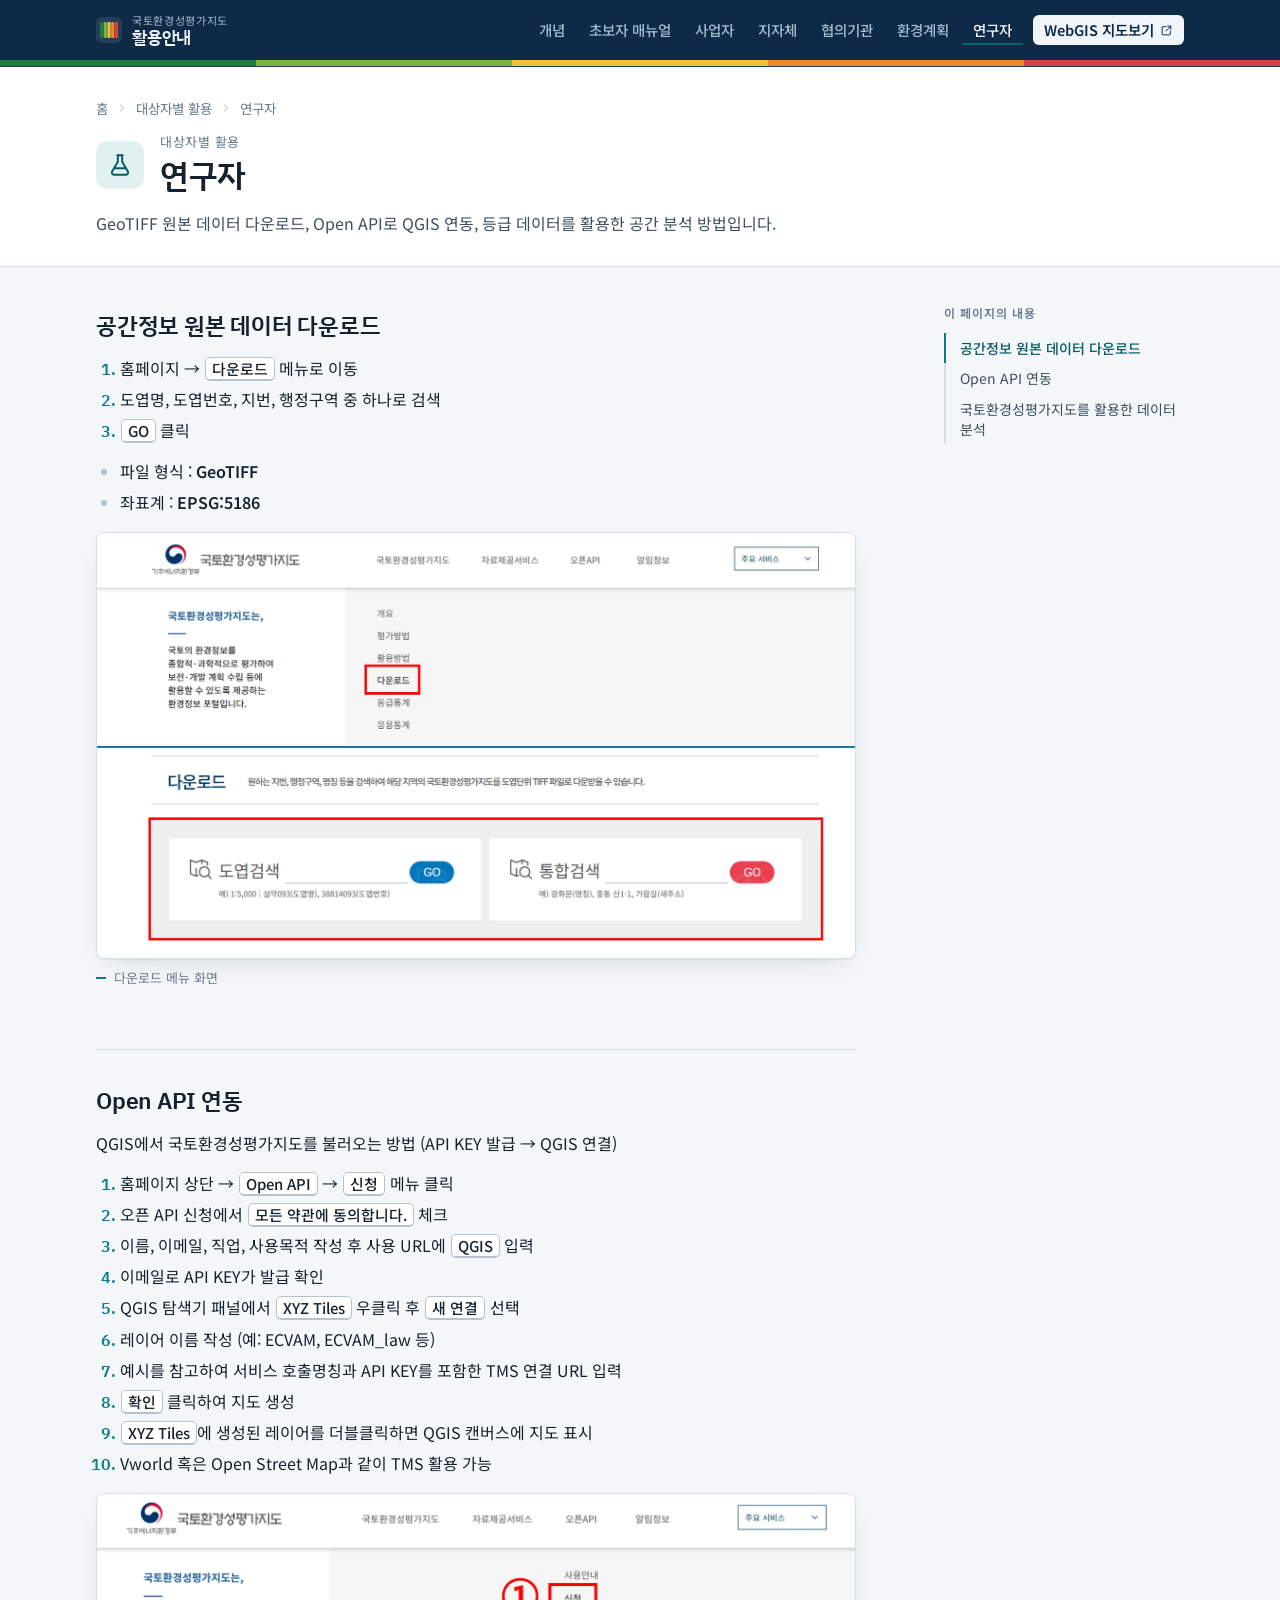
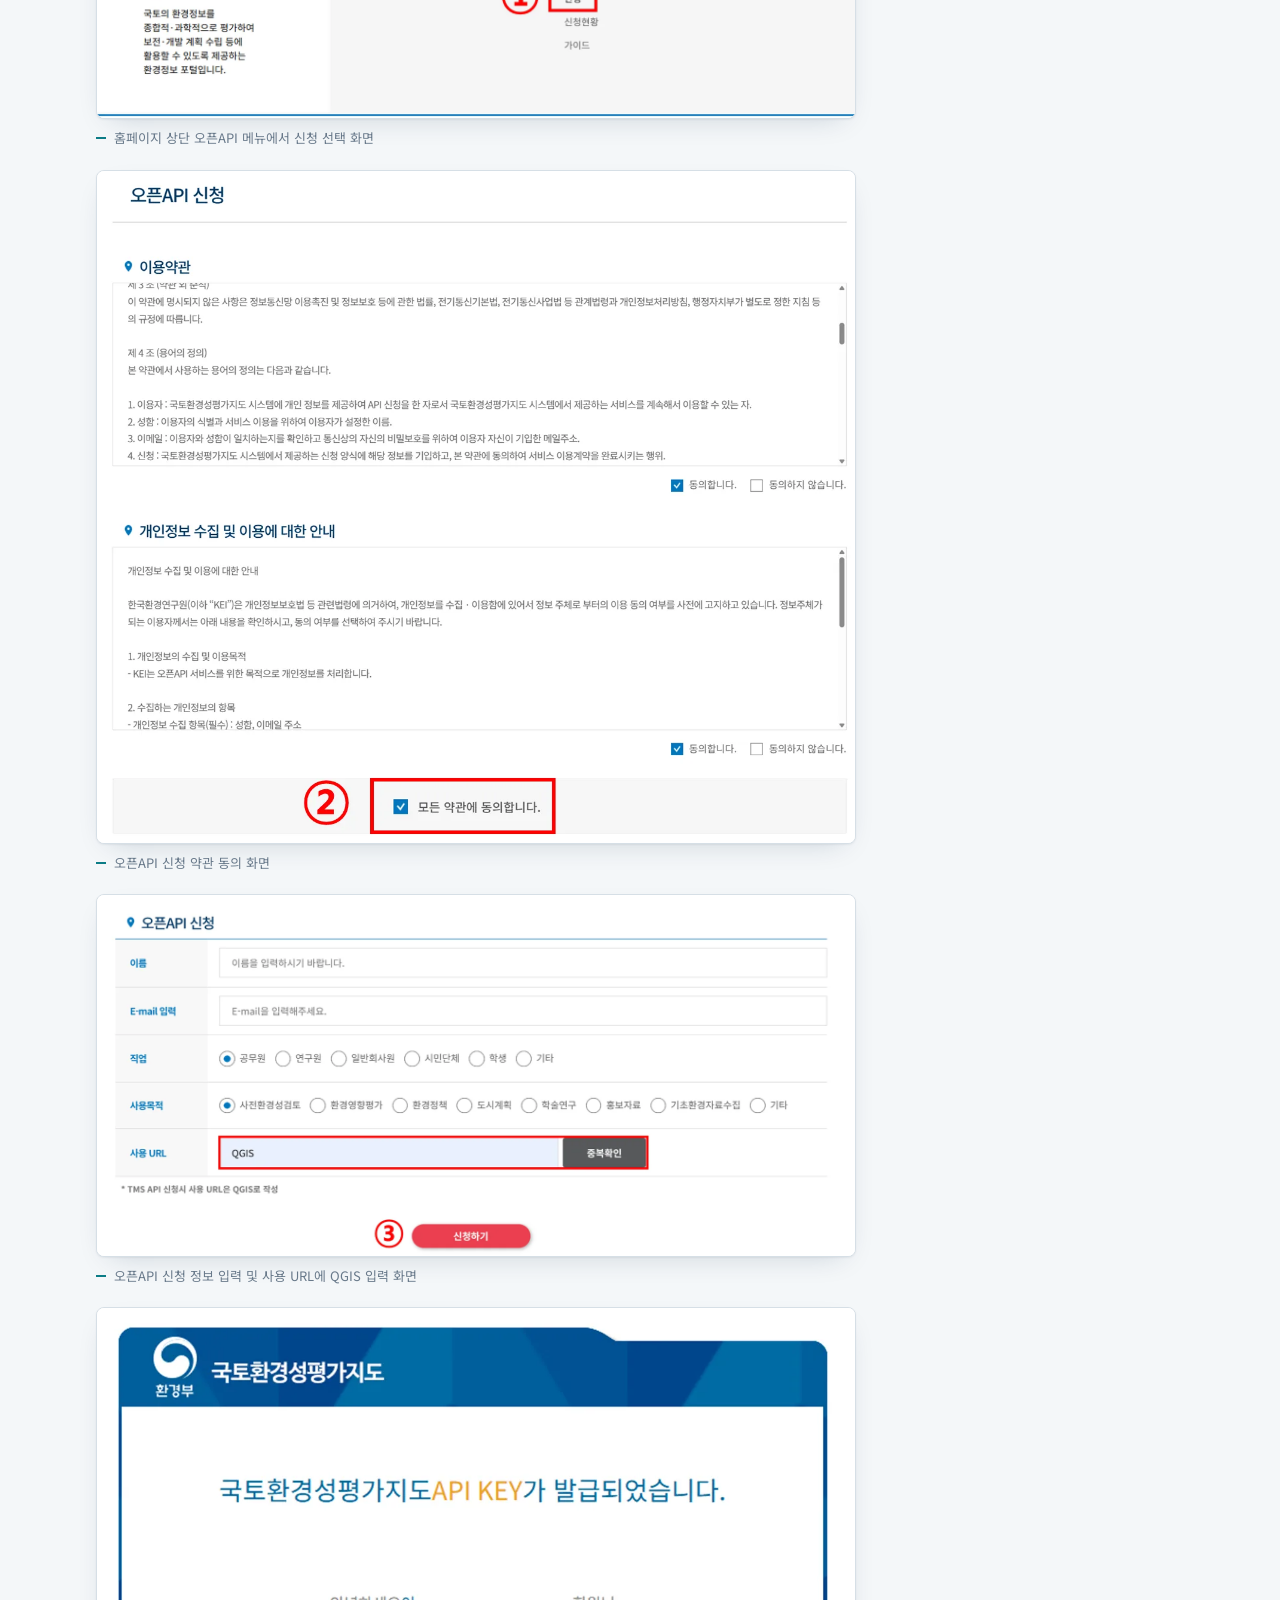
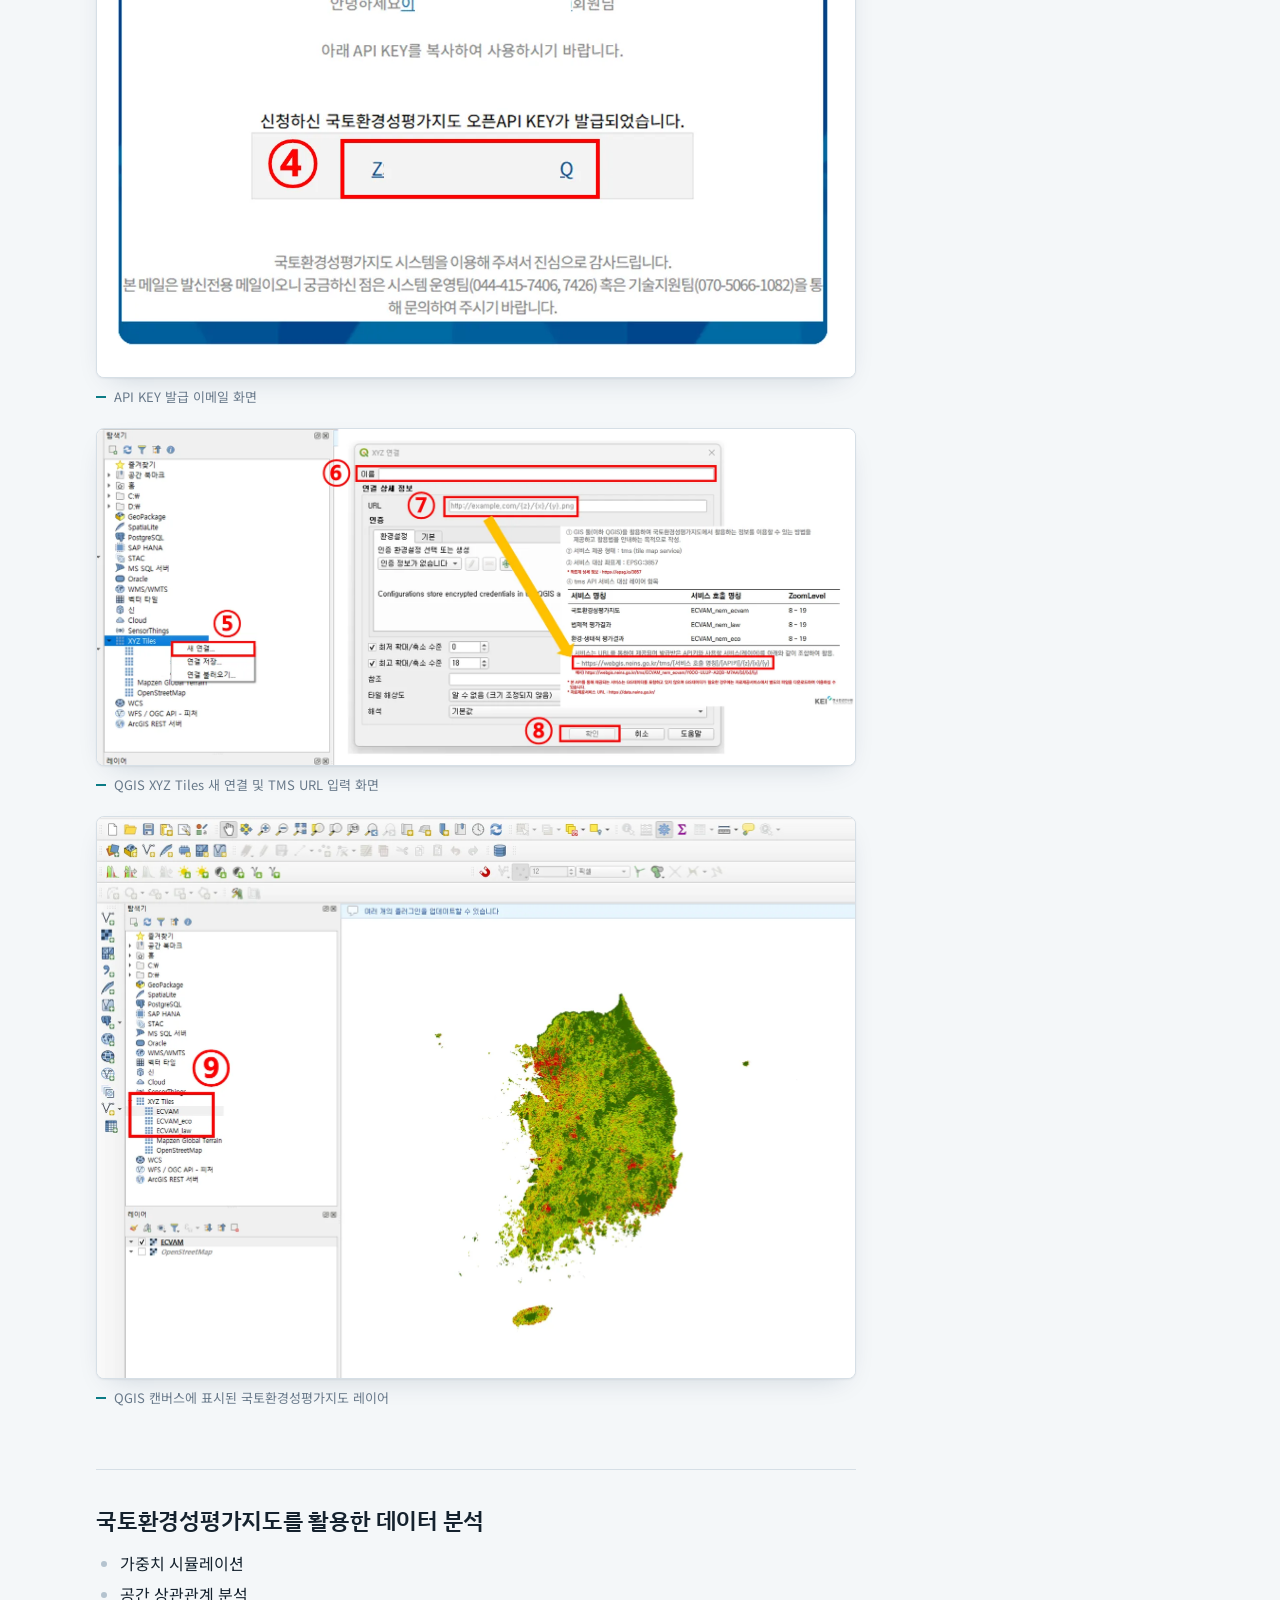
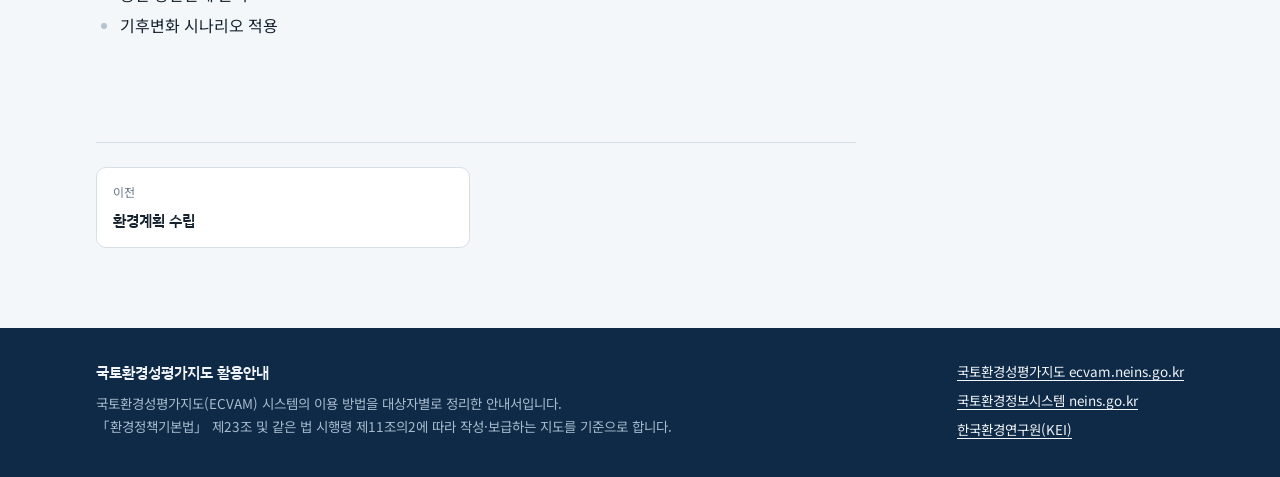
<file: researcher.html>
<!doctype html>
<html lang="ko">
<head>
<meta charset="utf-8">
<meta name="viewport" content="width=device-width, initial-scale=1, viewport-fit=cover">
<title>연구자 · 국토환경성평가지도 활용안내</title>
<meta name="description" content="GeoTIFF 원본 데이터 다운로드, Open API로 QGIS 연동, 등급 데이터를 활용한 공간 분석 방법입니다.">
<meta name="color-scheme" content="light dark">
<link rel="icon" href="assets/favicon.svg" type="image/svg+xml">
<link rel="preconnect" href="https://fonts.googleapis.com">
<link rel="preconnect" href="https://fonts.gstatic.com" crossorigin>
<link rel="stylesheet" href="https://fonts.googleapis.com/css2?family=IBM+Plex+Sans+KR:wght@500;600;700&family=Noto+Sans+KR:wght@400;500;700&family=IBM+Plex+Mono:wght@400;500&display=swap">
<link rel="stylesheet" href="assets/style.css">
</head>
<body>
<a class="skip" href="#main">본문으로 건너뛰기</a>
<header class="masthead">
  <div class="wrap">
    <a class="brand" href="index.html"><svg class="mark" viewBox="0 0 26 26" aria-hidden="true"><rect width="26" height="26" rx="6" fill="#fff" fill-opacity=".1"/><rect x="4" y="5" width="3.2" height="16" rx="1" fill="var(--g1)"/><rect x="7.7" y="5" width="3.2" height="16" rx="1" fill="var(--g2)"/><rect x="11.4" y="5" width="3.2" height="16" rx="1" fill="var(--g3)"/><rect x="15.1" y="5" width="3.2" height="16" rx="1" fill="var(--g4)"/><rect x="18.8" y="5" width="3.2" height="16" rx="1" fill="var(--g5)"/></svg><span><small>국토환경성평가지도</small>활용안내</span></a>
    <button class="nav-toggle" type="button" aria-expanded="false" aria-controls="nav"><svg class="" viewBox="0 0 24 24" fill="none" stroke="currentColor" stroke-width="1.8" stroke-linecap="round" stroke-linejoin="round" aria-hidden="true"><path d="M4 7h16M4 12h16M4 17h16"/></svg> 메뉴</button>
    <nav class="nav" id="nav" aria-label="주요 메뉴">
<a href="concept.html">개념</a><a href="guide.html">초보자 매뉴얼</a><a href="developer.html">사업자</a><a href="local-gov.html">지자체</a><a href="eia.html">협의기관</a><a href="planning.html">환경계획</a><a href="researcher.html" aria-current="page">연구자</a>      <a class="ext" href="https://ecvam.neins.go.kr" target="_blank" rel="noopener">WebGIS 지도보기 <svg class="" viewBox="0 0 24 24" fill="none" stroke="currentColor" stroke-width="1.8" stroke-linecap="round" stroke-linejoin="round" aria-hidden="true"><path d="M14 4h6v6M20 4l-9 9M19 13v6a1 1 0 0 1-1 1H5a1 1 0 0 1-1-1V6a1 1 0 0 1 1-1h6"/></svg></a>
    </nav>
  </div>
  <div class="grade-band" aria-hidden="true"><i></i><i></i><i></i><i></i><i></i></div>
</header>
<main id="main">
  <div class="page-head">
    <div class="wrap">
      <nav class="crumbs" aria-label="현재 위치"><a href="index.html">홈</a><svg class="" viewBox="0 0 24 24" fill="none" stroke="currentColor" stroke-width="1.8" stroke-linecap="round" stroke-linejoin="round" aria-hidden="true"><path d="M9 6l6 6-6 6"/></svg><span>대상자별 활용</span><svg class="" viewBox="0 0 24 24" fill="none" stroke="currentColor" stroke-width="1.8" stroke-linecap="round" stroke-linejoin="round" aria-hidden="true"><path d="M9 6l6 6-6 6"/></svg><span>연구자</span></nav>
      <div class="page-title"><div class="ico"><svg class="" viewBox="0 0 24 24" fill="none" stroke="currentColor" stroke-width="1.8" stroke-linecap="round" stroke-linejoin="round" aria-hidden="true"><path d="M9.5 3h5M10 3v6l-5.5 9.5A2 2 0 0 0 6.2 21h11.6a2 2 0 0 0 1.7-2.5L14 9V3M7.5 15h9"/></svg></div><h1><small>대상자별 활용</small>연구자</h1></div>
      <p class="page-lead">GeoTIFF 원본 데이터 다운로드, Open API로 QGIS 연동, 등급 데이터를 활용한 공간 분석 방법입니다.</p>
    </div>
  </div>
  <div class="wrap layout">
    <div class="content">
      <div class="units"><article class="unit" id="download"><h2>공간정보 원본 데이터 다운로드</h2><ol>
<li>홈페이지 → <kbd class="ui">다운로드</kbd> 메뉴로 이동</li>
<li>도엽명, 도엽번호, 지번, 행정구역 중 하나로 검색</li>
<li><kbd class="ui">GO</kbd> 클릭</li>
</ol>
<ul>
<li>파일 형식 : <strong>GeoTIFF</strong></li>
<li>좌표계 : <strong>EPSG:5186</strong></li>
</ul>
<figure class="shot figure"><a href="assets/img/researcher/p01-1.webp"><img alt="다운로드 메뉴 화면" height="897" loading="lazy" src="assets/img/researcher/p01-1.webp" width="1600"/></a><figcaption>다운로드 메뉴 화면</figcaption></figure></article><article class="unit" id="open-api"><h2>Open API 연동</h2><p>QGIS에서 국토환경성평가지도를 불러오는 방법 (API KEY 발급 → QGIS 연결)</p>
<ol>
<li>홈페이지 상단 → <kbd class="ui">Open API</kbd> → <kbd class="ui">신청</kbd> 메뉴 클릭</li>
<li>오픈 API 신청에서 <kbd class="ui">모든 약관에 동의합니다.</kbd> 체크</li>
<li>이름, 이메일, 직업, 사용목적 작성 후 사용 URL에 <kbd class="ui">QGIS</kbd> 입력</li>
<li>이메일로 API KEY가 발급 확인</li>
<li>QGIS 탐색기 패널에서 <kbd class="ui">XYZ Tiles</kbd> 우클릭 후 <kbd class="ui">새 연결</kbd> 선택</li>
<li>레이어 이름 작성 (예: ECVAM, ECVAM_law 등)</li>
<li>예시를 참고하여 서비스 호출명칭과 API KEY를 포함한 TMS 연결 URL 입력</li>
<li><kbd class="ui">확인</kbd> 클릭하여 지도 생성</li>
<li><kbd class="ui">XYZ Tiles</kbd>에 생성된 레이어를 더블클릭하면 QGIS 캔버스에 지도 표시</li>
<li>Vworld 혹은 Open Street Map과 같이 TMS 활용 가능</li>
</ol>
<figure class="shot figure"><a href="assets/img/researcher/p02-1.webp"><img alt="홈페이지 상단 오픈API 메뉴에서 신청 선택 화면" height="458" loading="lazy" src="assets/img/researcher/p02-1.webp" width="1550"/></a><figcaption>홈페이지 상단 오픈API 메뉴에서 신청 선택 화면</figcaption></figure>
<figure class="shot figure"><a href="assets/img/researcher/p02-2.webp"><img alt="오픈API 신청 약관 동의 화면" height="1125" loading="lazy" src="assets/img/researcher/p02-2.webp" width="1268"/></a><figcaption>오픈API 신청 약관 동의 화면</figcaption></figure>
<figure class="shot figure"><a href="assets/img/researcher/p02-3.webp"><img alt="오픈API 신청 정보 입력 및 사용 URL에 QGIS 입력 화면" height="761" loading="lazy" src="assets/img/researcher/p02-3.webp" width="1600"/></a><figcaption>오픈API 신청 정보 입력 및 사용 URL에 QGIS 입력 화면</figcaption></figure>
<figure class="shot figure"><a href="assets/img/researcher/p02-4.webp"><img alt="API KEY 발급 이메일 화면" height="1017" loading="lazy" src="assets/img/researcher/p02-4.webp" width="1152"/></a><figcaption>API KEY 발급 이메일 화면</figcaption></figure>
<figure class="shot figure"><a href="assets/img/researcher/p02-5.webp"><img alt="QGIS XYZ Tiles 새 연결 및 TMS URL 입력 화면" height="709" loading="lazy" src="assets/img/researcher/p02-5.webp" width="1600"/></a><figcaption>QGIS XYZ Tiles 새 연결 및 TMS URL 입력 화면</figcaption></figure>
<figure class="shot figure"><a href="assets/img/researcher/p02-6.webp"><img alt="QGIS 캔버스에 표시된 국토환경성평가지도 레이어" height="1125" loading="lazy" src="assets/img/researcher/p02-6.webp" width="1520"/></a><figcaption>QGIS 캔버스에 표시된 국토환경성평가지도 레이어</figcaption></figure></article><article class="unit" id="analysis"><h2>국토환경성평가지도를 활용한 데이터 분석</h2><ul>
<li>가중치 시뮬레이션</li>
<li>공간 상관관계 분석</li>
<li>기후변화 시나리오 적용</li>
</ul></article></div>
      <nav class="pager" aria-label="이전·다음 안내">
<a class="prev" href="planning.html"><small>이전</small><b>환경계획 수립</b></a>      </nav>
    </div>
    <details class="toc" open>
      <summary>이 페이지의 내용</summary>
      <div class="toc-title">이 페이지의 내용</div>
      <ol>
<li><a href="#download">공간정보 원본 데이터 다운로드</a></li><li><a href="#open-api">Open API 연동</a></li><li><a href="#analysis">국토환경성평가지도를 활용한 데이터 분석</a></li>      </ol>
    </details>
  </div>
</main>
<footer class="footer">
  <div class="wrap">
    <div>
      <b>국토환경성평가지도 활용안내</b>
      <p>국토환경성평가지도(ECVAM) 시스템의 이용 방법을 대상자별로 정리한 안내서입니다.<br>「환경정책기본법」 제23조 및 같은 법 시행령 제11조의2에 따라 작성·보급하는 지도를 기준으로 합니다.</p>
    </div>
    <ul>
      <li><a href="https://ecvam.neins.go.kr" target="_blank" rel="noopener">국토환경성평가지도 ecvam.neins.go.kr</a></li>
      <li><a href="https://www.neins.go.kr" target="_blank" rel="noopener">국토환경정보시스템 neins.go.kr</a></li>
      <li><a href="https://www.kei.re.kr" target="_blank" rel="noopener">한국환경연구원(KEI)</a></li>
    </ul>
  </div>
</footer>
<script src="assets/site.js"></script>
</body>
</html>
</file>
<file: assets/style.css>
/* 국토환경성평가지도 활용안내 — site stylesheet
   Layout: a navy masthead over a cool off-white page. Section pages run a 760px reading
   column beside a sticky right-hand table of contents. Teal is the working accent; the five
   ECVAM grade colours (1등급 녹색 → 5등급 적색) are the only other colour in the system. */

:root {
  --bg: #f4f7f9;
  --surface: #ffffff;
  --surface-2: #e9eff3;
  --fg: #15222e;
  --fg-2: #3d4e5d;
  --muted: #68798a;
  --line: #d6dfe6;
  --line-strong: #b4c3cf;

  --navy: #0e2a47;
  --navy-2: #163b63;
  --on-navy: #f1f5f9;
  --on-navy-muted: #a7bacd;

  --teal: #0c7c86;
  --teal-strong: #0a646c;
  --teal-soft: #e1f1f2;
  --teal-ink: #075b63;

  --g1: #1e7f3e;
  --g2: #7cb342;
  --g3: #f0c23a;
  --g4: #ef872b;
  --g5: #d6423e;

  --shadow: 0 1px 2px rgba(14, 42, 71, .06), 0 10px 28px -14px rgba(14, 42, 71, .22);
  --radius: 10px;

  --font-body: "Noto Sans KR", "Pretendard", "Apple SD Gothic Neo", "Malgun Gothic", system-ui, sans-serif;
  --font-display: "IBM Plex Sans KR", "Noto Sans KR", "Pretendard", "Apple SD Gothic Neo", "Malgun Gothic", sans-serif;
  --font-mono: "IBM Plex Mono", ui-monospace, SFMono-Regular, Menlo, Consolas, monospace;

  --gutter-l: max(16px, env(safe-area-inset-left, 0px));
  --gutter-r: max(16px, env(safe-area-inset-right, 0px));
  --header-h: 60px;
  color-scheme: light;
}

@media (prefers-color-scheme: dark) {
  :root:not([data-theme="light"]) {
    --bg: #0d141b;
    --surface: #141e27;
    --surface-2: #1b2733;
    --fg: #e6edf2;
    --fg-2: #bfcad4;
    --muted: #8a9aa8;
    --line: #25323f;
    --line-strong: #354656;
    --navy: #0a1a2c;
    --navy-2: #102a46;
    --on-navy: #e9f0f6;
    --on-navy-muted: #92a7bb;
    --teal: #3db5be;
    --teal-strong: #62cad1;
    --teal-soft: #11303a;
    --teal-ink: #93dbe0;
    --g1: #3aa65c;
    --g2: #8ec55a;
    --g3: #e9c44c;
    --g4: #f19443;
    --g5: #e05652;
    --shadow: 0 1px 2px rgba(0, 0, 0, .3), 0 10px 28px -14px rgba(0, 0, 0, .6);
    color-scheme: dark;
  }
}
:root[data-theme="dark"] {
  --bg: #0d141b;
  --surface: #141e27;
  --surface-2: #1b2733;
  --fg: #e6edf2;
  --fg-2: #bfcad4;
  --muted: #8a9aa8;
  --line: #25323f;
  --line-strong: #354656;
  --navy: #0a1a2c;
  --navy-2: #102a46;
  --on-navy: #e9f0f6;
  --on-navy-muted: #92a7bb;
  --teal: #3db5be;
  --teal-strong: #62cad1;
  --teal-soft: #11303a;
  --teal-ink: #93dbe0;
  --g1: #3aa65c;
  --g2: #8ec55a;
  --g3: #e9c44c;
  --g4: #f19443;
  --g5: #e05652;
  --shadow: 0 1px 2px rgba(0, 0, 0, .3), 0 10px 28px -14px rgba(0, 0, 0, .6);
  color-scheme: dark;
}

/* ---------- base ---------- */
*, *::before, *::after { box-sizing: border-box; }
html { -webkit-text-size-adjust: 100%; scroll-behavior: smooth; scroll-padding-top: calc(var(--header-h) + 16px); }
@media (prefers-reduced-motion: reduce) { html { scroll-behavior: auto; } *, *::before, *::after { transition: none !important; animation: none !important; } }
body {
  margin: 0;
  background: var(--bg);
  color: var(--fg);
  font-family: var(--font-body);
  font-size: 16px;
  line-height: 1.7;
  word-break: keep-all;
  overflow-wrap: anywhere;
}
body::before { content: ""; position: fixed; inset: 0 0 auto; height: env(safe-area-inset-top, 0px); background: var(--navy); z-index: 40; }
img { max-width: 100%; height: auto; }
a { color: var(--teal-ink); text-decoration-thickness: 1px; text-underline-offset: 3px; }
a:hover { color: var(--teal); }
:focus-visible { outline: 2px solid var(--teal); outline-offset: 2px; border-radius: 3px; }
h1, h2, h3, h4 { font-family: var(--font-display); font-weight: 600; line-height: 1.3; margin: 0; text-wrap: balance; color: var(--fg); }
p { margin: 0; }
code, kbd { font-family: var(--font-mono); font-size: .92em; }
code { background: var(--surface-2); padding: .1em .4em; border-radius: 4px; }
pre { background: var(--surface-2); padding: 14px 16px; border-radius: 8px; overflow-x: auto; margin: 0; }
pre code { background: none; padding: 0; }
.wrap { max-width: 1120px; margin-inline: auto; padding-left: var(--gutter-l); padding-right: var(--gutter-r); }
.visually-hidden { position: absolute; width: 1px; height: 1px; overflow: hidden; clip: rect(0 0 0 0); white-space: nowrap; }
.skip { position: absolute; left: 8px; top: -40px; background: var(--teal); color: #fff; padding: 6px 12px; border-radius: 6px; z-index: 60; }
.skip:focus { top: calc(env(safe-area-inset-top, 0px) + 8px); }

/* ---------- masthead ---------- */
.masthead {
  position: sticky; top: env(safe-area-inset-top, 0px); z-index: 30;
  background: var(--navy); color: var(--on-navy);
  border-bottom: 1px solid rgba(255, 255, 255, .08);
}
.masthead .wrap { display: flex; align-items: center; gap: 20px; min-height: var(--header-h); }
.brand { display: flex; align-items: center; gap: 10px; color: var(--on-navy); text-decoration: none; font-family: var(--font-display); font-weight: 600; font-size: 17px; letter-spacing: -.01em; white-space: nowrap; }
.brand .mark { width: 26px; height: 26px; flex: none; }
.brand small { display: block; font-family: var(--font-body); font-weight: 400; font-size: 11px; color: var(--on-navy-muted); letter-spacing: .06em; line-height: 1.2; }
.brand span { display: block; line-height: 1.15; }
.nav { margin-left: auto; display: flex; align-items: center; gap: 2px; }
.nav a { color: var(--on-navy-muted); text-decoration: none; font-size: 14.5px; font-weight: 500; padding: 8px 11px; border-radius: 6px; line-height: 1; white-space: nowrap; }
.nav a:hover { color: var(--on-navy); background: rgba(255, 255, 255, .07); }
.nav a[aria-current="page"] { color: var(--on-navy); box-shadow: inset 0 -2px 0 var(--teal-strong); border-radius: 6px 6px 0 0; }
.nav .ext { display: inline-flex; align-items: center; gap: 6px; margin-left: 8px; color: var(--navy); background: var(--on-navy); font-weight: 600; }
.nav .ext:hover { background: #fff; color: var(--navy); }
.nav .ext svg { width: 13px; height: 13px; }
.nav-toggle { display: none; margin-left: auto; background: none; border: 1px solid rgba(255, 255, 255, .25); color: var(--on-navy); border-radius: 6px; padding: 7px 12px; font: inherit; font-size: 14px; cursor: pointer; white-space: nowrap; }
.nav-toggle svg { width: 16px; height: 16px; }
@media (max-width: 900px) {
  .nav-toggle { display: inline-flex; align-items: center; gap: 6px; }
  .nav { display: none; position: absolute; left: 0; right: 0; top: 100%; background: var(--navy-2); flex-direction: column; align-items: stretch; padding: 8px var(--gutter-r) 12px var(--gutter-l); gap: 2px; border-bottom: 1px solid rgba(255, 255, 255, .1); box-shadow: 0 16px 32px -16px rgba(0, 0, 0, .5); }
  .nav.open { display: flex; }
  .nav a { padding: 11px 10px; font-size: 15px; }
  .nav a[aria-current="page"] { box-shadow: inset 3px 0 0 var(--teal-strong); border-radius: 6px; }
  .nav .ext { margin: 8px 0 0; justify-content: center; }
}

/* ---------- grade band (signature motif) ---------- */
.grade-band { display: grid; grid-template-columns: repeat(5, 1fr); height: 6px; }
.grade-band i:nth-child(1) { background: var(--g1); }
.grade-band i:nth-child(2) { background: var(--g2); }
.grade-band i:nth-child(3) { background: var(--g3); }
.grade-band i:nth-child(4) { background: var(--g4); }
.grade-band i:nth-child(5) { background: var(--g5); }

/* ---------- home ---------- */
.hero { background: var(--navy); color: var(--on-navy); padding-block: 56px 64px; position: relative; overflow: hidden; }
.hero .wrap { display: grid; grid-template-columns: minmax(0, 1.15fr) minmax(0, .85fr); gap: 48px; align-items: center; }
.hero .eyebrow { color: var(--teal-strong); font-size: 13px; font-weight: 600; letter-spacing: .08em; margin-bottom: 14px; }
.hero h1 { font-size: clamp(30px, 4.2vw, 44px); font-weight: 700; color: #fff; letter-spacing: -.02em; line-height: 1.25; }
.hero .lead { margin-top: 18px; font-size: 17px; color: var(--on-navy-muted); max-width: 34em; line-height: 1.75; }
.hero .cta { display: flex; flex-wrap: wrap; gap: 10px; margin-top: 28px; }
.btn { display: inline-flex; align-items: center; gap: 8px; padding: 11px 18px; border-radius: 8px; font-weight: 600; font-size: 15px; text-decoration: none; border: 1px solid transparent; line-height: 1.2; }
.btn svg { width: 15px; height: 15px; }
.btn-primary { background: var(--teal); color: #fff; }
.btn-primary:hover { background: var(--teal-strong); color: #fff; }
.btn-ghost { border-color: rgba(255, 255, 255, .35); color: var(--on-navy); }
.btn-ghost:hover { background: rgba(255, 255, 255, .08); color: #fff; }
.hero-map { justify-self: end; width: 100%; max-width: 420px; }
.hero-map svg { width: 100%; height: auto; display: block; }
@media (max-width: 820px) { .hero .wrap { grid-template-columns: 1fr; gap: 32px; } .hero-map { max-width: 260px; justify-self: start; } .hero { padding-block: 40px 44px; } }

.legend { background: var(--surface); border-bottom: 1px solid var(--line); }
.legend .wrap { padding-block: 24px; }
.legend-head { display: flex; align-items: baseline; justify-content: space-between; gap: 16px; flex-wrap: wrap; margin-bottom: 14px; }
.legend-head h2 { font-size: 16px; }
.legend-head a { font-size: 14px; }
.legend-grid { display: grid; grid-template-columns: repeat(5, 1fr); gap: 10px; }
.legend-grid .g { border-top: 5px solid var(--c); padding-top: 10px; min-width: 0; }
.legend-grid .g b { font-family: var(--font-display); font-size: 15px; display: block; }
.legend-grid .g em { font-style: normal; color: var(--muted); font-size: 13px; display: block; }
.legend-grid .g p { font-size: 13px; color: var(--fg-2); margin-top: 6px; line-height: 1.55; }
@media (max-width: 760px) { .legend-grid { grid-template-columns: 1fr; gap: 6px; } .legend-grid .g { border-top: 0; border-left: 5px solid var(--c); padding: 2px 0 2px 12px; } .legend-grid .g b, .legend-grid .g em { display: inline; margin-right: 8px; } .legend-grid .g p { margin-top: 2px; } }

.home-section { padding-block: 48px; }
.home-section + .home-section { padding-top: 0; }
.section-head { display: flex; align-items: baseline; gap: 14px; flex-wrap: wrap; margin-bottom: 20px; }
.section-head h2 { font-size: 22px; }
.section-head p { color: var(--muted); font-size: 15px; }

.notice { display: grid; gap: 8px; background: var(--teal-soft); color: var(--teal-ink); border-radius: var(--radius); padding: 16px 20px; font-size: 15px; }
.notice p { display: flex; gap: 10px; align-items: flex-start; }
.notice svg { width: 18px; height: 18px; flex: none; margin-top: 4px; }

.cards { display: grid; grid-template-columns: repeat(auto-fill, minmax(260px, 1fr)); gap: 16px; }
.card { background: var(--surface); border: 1px solid var(--line); border-radius: var(--radius); padding: 22px 22px 18px; display: flex; flex-direction: column; min-width: 0; box-shadow: var(--shadow); }
.card-head { display: flex; align-items: center; gap: 12px; margin-bottom: 10px; }
.card-head .ico { width: 40px; height: 40px; border-radius: 9px; background: var(--teal-soft); color: var(--teal-ink); display: grid; place-items: center; flex: none; }
.card-head .ico svg { width: 22px; height: 22px; }
.card-head h3 { font-size: 18px; }
.card-head h3 a { color: inherit; text-decoration: none; }
.card-head h3 a:hover { color: var(--teal); }
.card-head small { display: block; color: var(--muted); font-size: 12.5px; font-weight: 400; letter-spacing: .03em; }
.card > p { color: var(--fg-2); font-size: 14.5px; line-height: 1.65; }
.card ol, .card ul { margin: 14px 0 0; padding: 0; list-style: none; display: grid; gap: 4px; border-top: 1px solid var(--line); padding-top: 12px; }
.card li a { display: flex; gap: 10px; align-items: baseline; color: var(--fg); text-decoration: none; font-size: 14.5px; padding: 3px 0; }
.card li a:hover { color: var(--teal); }
.card li a .n { font-family: var(--font-mono); font-size: 12px; color: var(--muted); min-width: 1.6em; }
.card .more { margin-top: auto; padding-top: 14px; font-size: 14px; font-weight: 500; }
.card.wide { grid-column: 1 / -1; }
.card.wide ol { grid-template-columns: repeat(auto-fill, minmax(240px, 1fr)); column-gap: 24px; }
.cards.start { grid-template-columns: minmax(0, 5fr) minmax(0, 7fr); }
.cards.start .card:last-child ol { grid-template-columns: repeat(2, minmax(0, 1fr)); column-gap: 20px; }
@media (max-width: 760px) { .cards.start { grid-template-columns: 1fr; } .cards.start .card:last-child ol { grid-template-columns: 1fr; } }

/* ---------- section pages ---------- */
.page-head { background: var(--surface); border-bottom: 1px solid var(--line); }
.page-head .wrap { padding-block: 30px 28px; }
.crumbs { display: flex; gap: 8px; align-items: center; font-size: 13.5px; color: var(--muted); margin-bottom: 14px; flex-wrap: wrap; }
.crumbs a { color: var(--muted); text-decoration: none; }
.crumbs a:hover { color: var(--teal); }
.crumbs svg { width: 12px; height: 12px; opacity: .6; }
.page-title { display: flex; align-items: center; gap: 16px; }
.page-title .ico { width: 48px; height: 48px; border-radius: 12px; background: var(--teal-soft); color: var(--teal-ink); display: grid; place-items: center; flex: none; }
.page-title .ico svg { width: 26px; height: 26px; }
.page-title h1 { font-size: clamp(24px, 3vw, 32px); letter-spacing: -.015em; }
.page-title small { display: block; font-family: var(--font-body); font-weight: 400; font-size: 13px; color: var(--muted); letter-spacing: .04em; margin-bottom: 4px; }
.page-lead { margin-top: 14px; color: var(--fg-2); font-size: 16px; max-width: 46em; }
.page-meta { margin-top: 10px; font-size: 13.5px; color: var(--muted); }

.layout { display: grid; grid-template-columns: minmax(0, 760px) 240px; gap: 56px; justify-content: space-between; padding-block: 36px 64px; }
@media (max-width: 1023px) { .layout { grid-template-columns: minmax(0, 1fr); gap: 24px; } }
.content { min-width: 0; }

/* table of contents */
.toc { position: sticky; top: calc(var(--header-h) + env(safe-area-inset-top, 0px) + 24px); align-self: start; font-size: 14px; max-height: calc(100vh - var(--header-h) - 48px); overflow-y: auto; }
.toc-title { font-size: 12px; font-weight: 600; letter-spacing: .08em; color: var(--muted); margin-bottom: 10px; }
.toc ol { list-style: none; margin: 0; padding: 0; border-left: 2px solid var(--line); }
.toc li { margin: 0; }
.toc a { display: block; padding: 5px 0 5px 14px; color: var(--fg-2); text-decoration: none; line-height: 1.45; border-left: 2px solid transparent; margin-left: -2px; }
.toc a:hover { color: var(--teal); }
.toc a.active { color: var(--teal-ink); border-left-color: var(--teal); font-weight: 500; }
.toc ol ol { border-left: 0; margin-left: 12px; }
.toc ol ol a { font-size: 13px; color: var(--muted); padding-top: 3px; padding-bottom: 3px; }
.toc summary { display: none; }
@media (max-width: 1023px) {
  .toc { position: static; max-height: none; order: -1; background: var(--surface); border: 1px solid var(--line); border-radius: var(--radius); padding: 0 16px; }
  .toc[open] { padding-bottom: 12px; }
  .toc summary { display: flex; align-items: center; justify-content: space-between; cursor: pointer; padding: 12px 0; font-weight: 600; font-size: 14px; list-style: none; }
  .toc summary::-webkit-details-marker { display: none; }
  .toc summary::after { content: "펼치기"; font-weight: 400; font-size: 12.5px; color: var(--muted); }
  .toc[open] summary::after { content: "접기"; }
  .toc-title { display: none; }
}

/* units (one Notion sub-page each) */
.unit { padding-block: 8px 40px; }
.unit + .unit { border-top: 1px solid var(--line); padding-top: 36px; }
.unit > h2, .single > h2 { font-size: 23px; letter-spacing: -.01em; margin-bottom: 14px; display: flex; gap: 12px; align-items: baseline; }
.unit > h2 .num, .single > h2 .num { font-family: var(--font-mono); font-size: 13px; font-weight: 500; color: var(--teal); letter-spacing: .02em; flex: none; min-width: 2.2em; }
.single > h2 { margin-top: 36px; padding-top: 28px; border-top: 1px solid var(--line); }
.single > h2:first-child { margin-top: 0; padding-top: 0; border-top: 0; }
.content h3 { font-size: 18px; margin: 28px 0 10px; }
.content h4 { font-size: 16px; margin: 22px 0 8px; color: var(--fg-2); }
.content p { margin: 0 0 12px; }
.content ul, .content ol { margin: 0 0 14px; padding-left: 1.5em; }
.content li { margin: 4px 0; }
.content li > p { margin: 0; }
.content li > p + p { margin-top: 4px; }
.content ul ul, .content ol ul, .content ul ol, .content ol ol { margin: 4px 0 6px; }
.content ol > li::marker { color: var(--teal); font-weight: 600; font-family: var(--font-display); }
.content ul > li::marker { color: var(--line-strong); }
.content strong { font-weight: 600; color: var(--fg); }
.content hr { border: 0; border-top: 1px solid var(--line); margin: 24px 0; }
.content blockquote { margin: 0 0 14px; padding: 12px 16px; background: var(--teal-soft); color: var(--teal-ink); border-radius: 8px; }
.content blockquote p { margin: 0; }

/* bracketed UI names from the manual, e.g. [등급통계] */
.ui { font-family: var(--font-body); font-size: .93em; font-weight: 500; color: var(--fg); background: var(--surface); border: 1px solid var(--line-strong); border-bottom-width: 2px; border-radius: 5px; padding: 0 .4em; margin: 0 .05em; box-decoration-break: clone; -webkit-box-decoration-break: clone; }
.content blockquote .ui { background: var(--surface); }

/* intro callout at the top of a section */
.intro { display: grid; gap: 6px; background: var(--teal-soft); color: var(--teal-ink); border-radius: var(--radius); padding: 14px 18px; margin-bottom: 28px; font-size: 15px; }
.intro p { display: flex; gap: 10px; margin: 0; }
.intro svg { width: 18px; height: 18px; flex: none; margin-top: 4px; }

/* screenshots */
.shot { margin: 16px 0 20px; }
.shot a { display: block; width: fit-content; max-width: 100%; border: 1px solid var(--line); border-radius: 8px; overflow: hidden; background: #fff; box-shadow: var(--shadow); }
.shot img { display: block; }
.shot.portrait a { max-width: min(100%, 420px); }
.shot.medium a { max-width: min(100%, 640px); }
.shot figcaption { font-size: 13px; color: var(--muted); margin-top: 8px; display: flex; gap: 8px; align-items: center; }
.shot figcaption::before { content: ""; width: 10px; height: 2px; background: var(--teal); flex: none; }
li .shot { margin: 8px 0 12px; }
.ui-icon { display: inline-block; vertical-align: middle; height: auto; max-height: 28px; width: auto; margin: 0 2px 0 8px; padding: 2px 4px; background: #fff; border: 1px solid var(--line); border-radius: 4px; }
.ui-icon.tall { max-height: 40px; }

/* tables */
.table-wrap { overflow-x: auto; margin: 6px 0 20px; border: 1px solid var(--line); border-radius: 8px; background: var(--surface); }
.content table { border-collapse: collapse; width: 100%; font-size: 14.5px; line-height: 1.55; }
.content th, .content td { padding: 9px 12px; border-bottom: 1px solid var(--line); vertical-align: top; text-align: left; }
.content th { background: var(--surface-2); font-weight: 600; font-size: 13.5px; white-space: nowrap; }
.content tr:last-child td { border-bottom: 0; }
.table-wrap.dense table { font-size: 13px; }
.table-wrap.dense th, .table-wrap.dense td { padding: 6px 10px; }
li .table-wrap { margin-top: 10px; }

/* grade chips (concept page) */
.grade-chip { display: inline-flex; align-items: center; gap: 7px; font-weight: 600; white-space: nowrap; }
.grade-chip::before { content: ""; width: 14px; height: 14px; border-radius: 3px; background: var(--c); flex: none; }
.g1 { --c: var(--g1); } .g2 { --c: var(--g2); } .g3 { --c: var(--g3); } .g4 { --c: var(--g4); } .g5 { --c: var(--g5); }

/* previous / next */
.pager { display: grid; grid-template-columns: 1fr 1fr; gap: 12px; margin-top: 48px; padding-top: 24px; border-top: 1px solid var(--line); }
.pager a { display: block; padding: 14px 16px; border: 1px solid var(--line); border-radius: var(--radius); text-decoration: none; color: var(--fg); background: var(--surface); min-width: 0; }
.pager a:hover { border-color: var(--teal); }
.pager a small { display: block; font-size: 12px; color: var(--muted); letter-spacing: .04em; margin-bottom: 4px; }
.pager a.next { text-align: right; grid-column: 2; }
.pager a b { font-family: var(--font-display); font-weight: 600; font-size: 15px; }
@media (max-width: 560px) { .pager { grid-template-columns: 1fr; } .pager a.next { grid-column: auto; text-align: left; } }

/* source note */
.src-note { margin-top: 28px; font-size: 13px; color: var(--muted); }

/* ---------- footer ---------- */
.footer { background: var(--navy); color: var(--on-navy-muted); margin-top: 16px; }
.footer .wrap { padding-block: 32px 36px; display: grid; grid-template-columns: 1fr auto; gap: 24px; align-items: start; font-size: 13.5px; }
.footer b { color: var(--on-navy); font-family: var(--font-display); font-weight: 600; font-size: 15px; display: block; margin-bottom: 6px; }
.footer a { color: var(--on-navy); }
.footer ul { list-style: none; margin: 0; padding: 0; display: grid; gap: 6px; }
@media (max-width: 640px) { .footer .wrap { grid-template-columns: 1fr; } }

/* ---------- lightbox ---------- */
.lightbox { position: fixed; inset: 0; z-index: 50; background: rgba(8, 18, 30, .88); display: none; align-items: center; justify-content: center; padding: calc(env(safe-area-inset-top, 0px) + 24px) var(--gutter-r) calc(env(safe-area-inset-bottom, 0px) + 24px) var(--gutter-l); cursor: zoom-out; }
.lightbox.open { display: flex; }
.lightbox img { max-width: 100%; max-height: 100%; width: auto; height: auto; border-radius: 6px; background: #fff; box-shadow: 0 30px 80px -20px rgba(0, 0, 0, .7); }
.lightbox figcaption { position: absolute; left: var(--gutter-l); right: var(--gutter-r); bottom: calc(env(safe-area-inset-bottom, 0px) + 8px); text-align: center; color: #d7e2ec; font-size: 13.5px; }
.lightbox button { position: absolute; top: calc(env(safe-area-inset-top, 0px) + 12px); right: calc(var(--gutter-r) + 4px); background: rgba(255, 255, 255, .12); color: #fff; border: 0; border-radius: 50%; width: 40px; height: 40px; font-size: 22px; cursor: pointer; line-height: 1; }
.shot a { cursor: zoom-in; }
</file>
